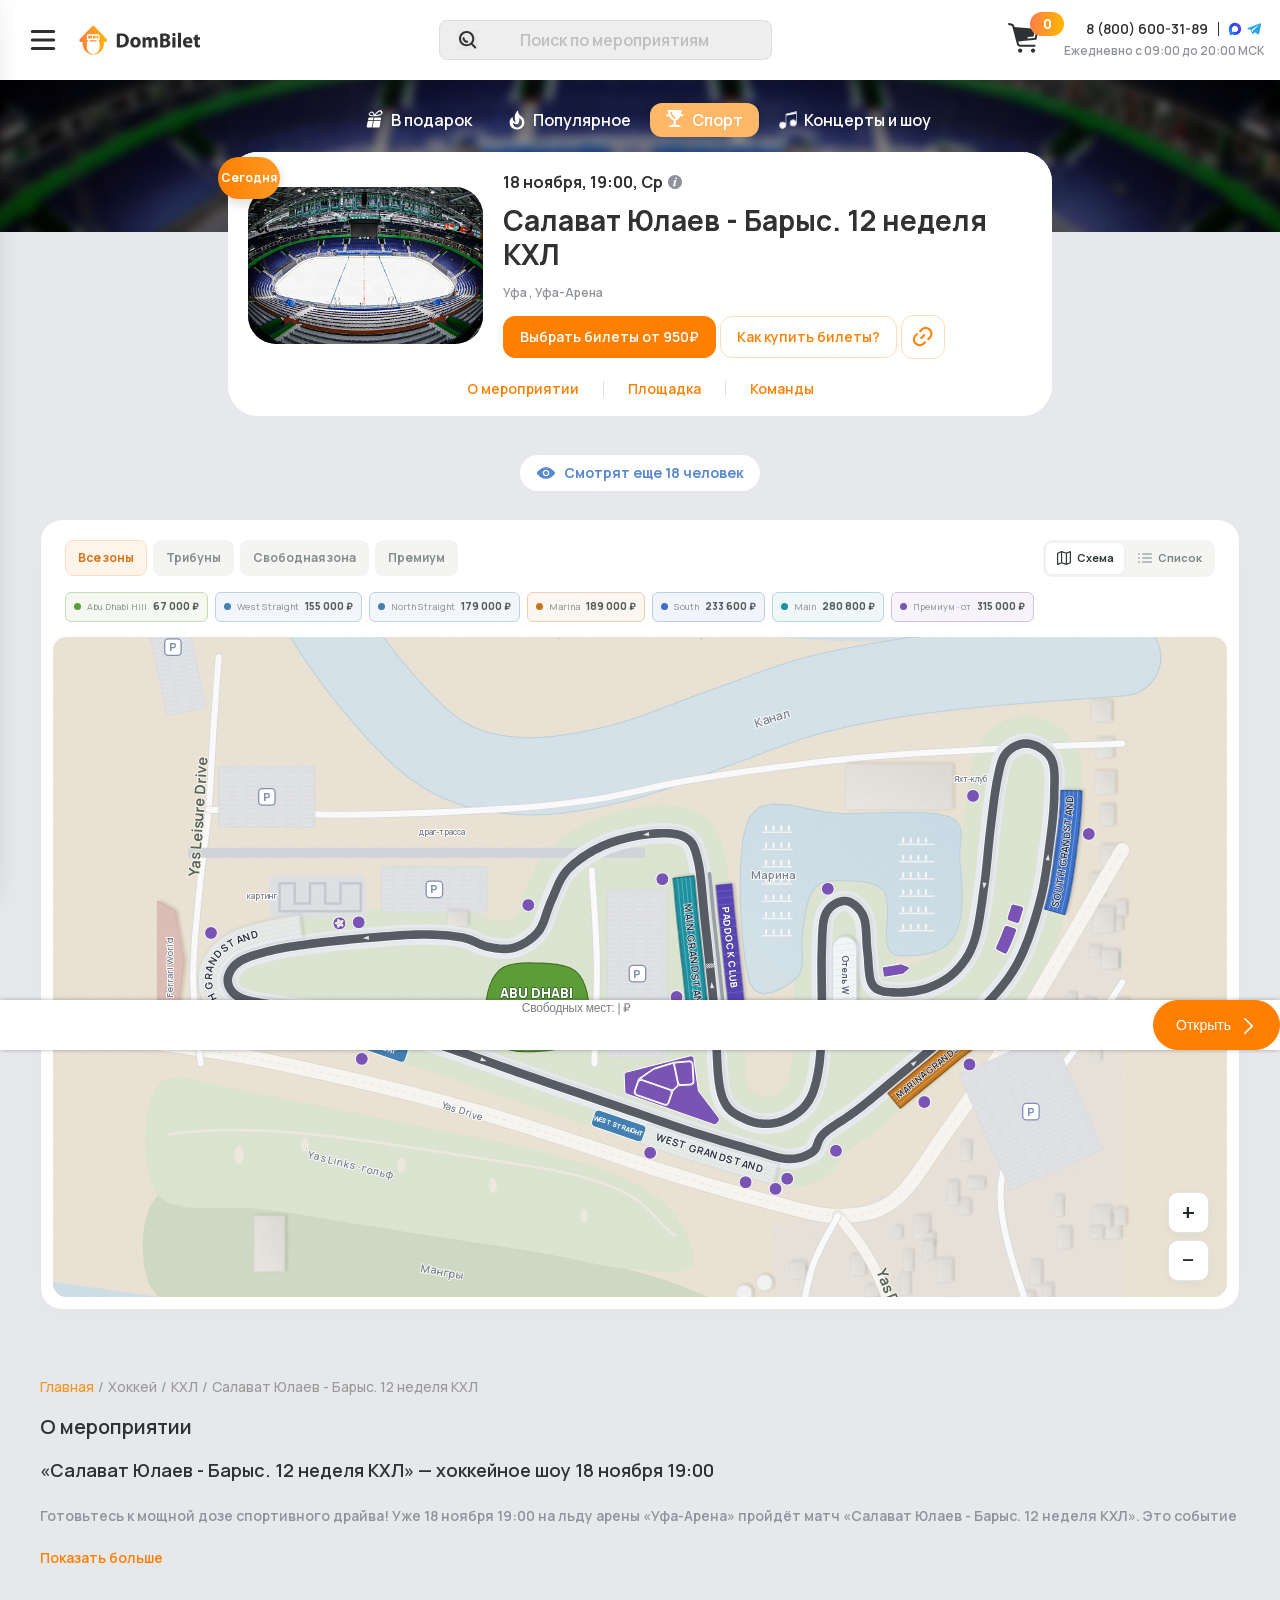
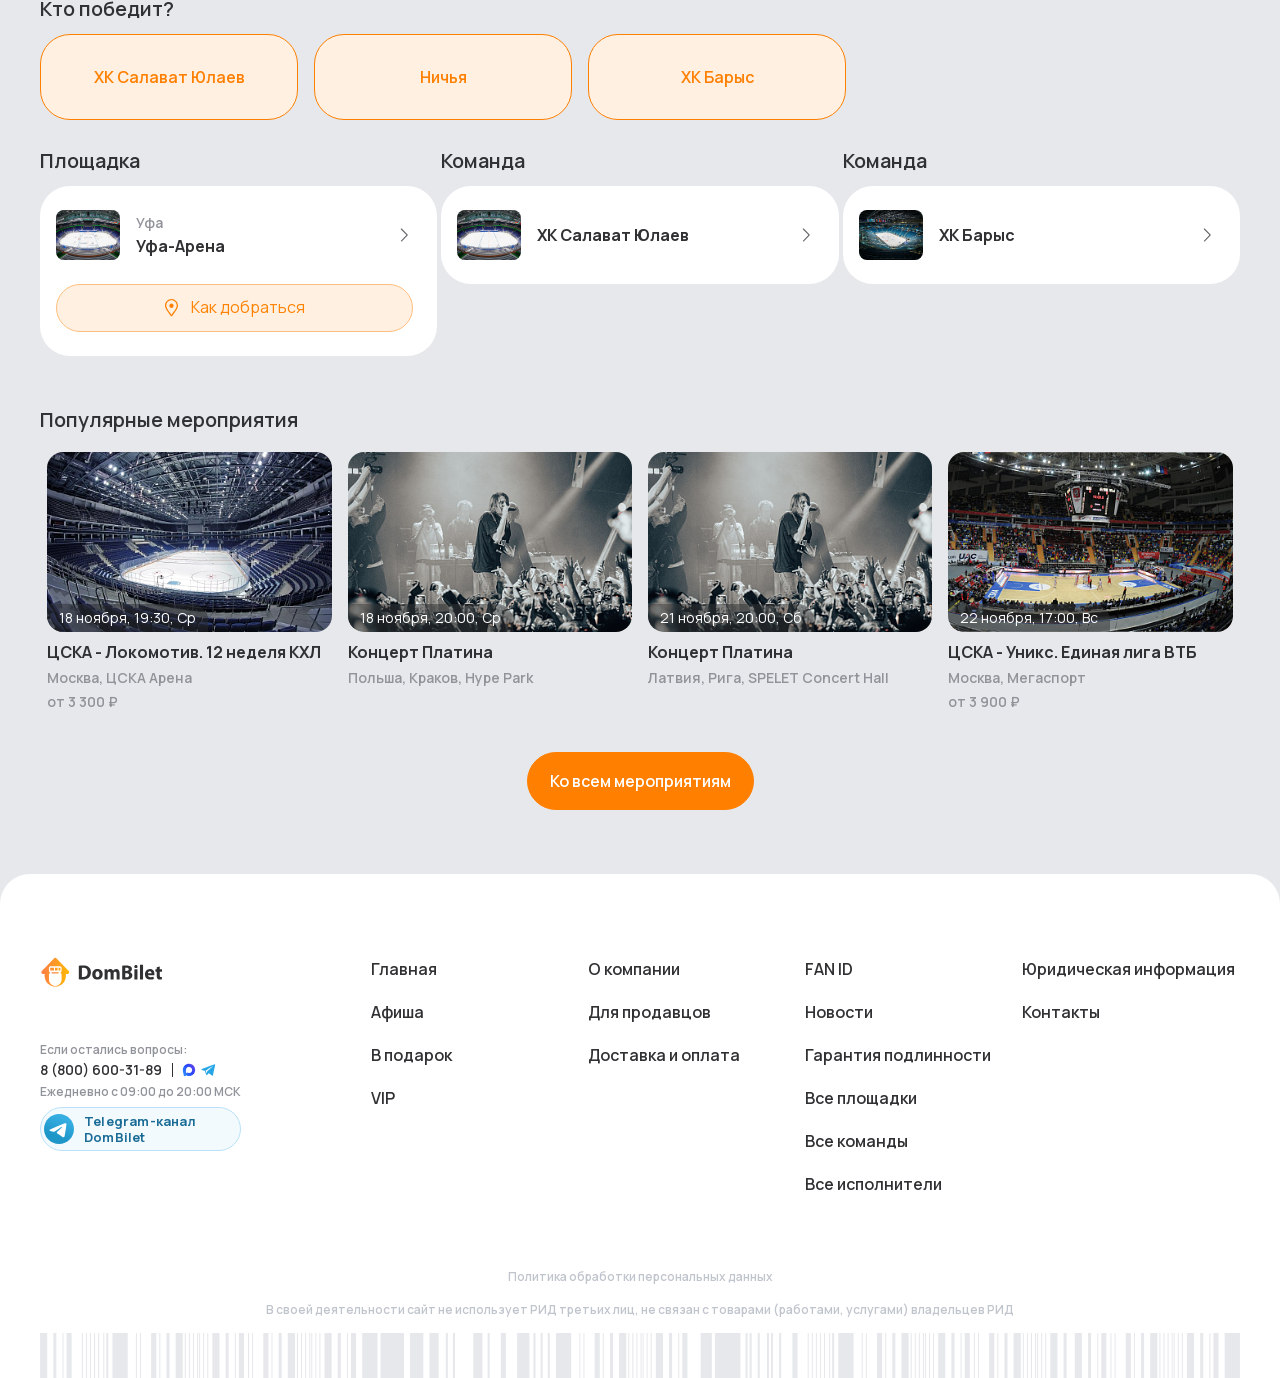
<file: site/index.html>
<!doctype html>
<html lang="ru"><head><meta charset="utf-8"><meta name="viewport" content="width=device-width, initial-scale=1"><meta http-equiv="refresh" content="0;url=./yas-marina/"><title>DomBilet — схемы площадок</title></head><body><p><a href="./yas-marina/">Yas Marina Circuit</a> · <a href="./krasnodar/">Ozon Арена · Краснодар</a></p><script>location.replace(new URL('./yas-marina/',location.href).href);</script></body></html>
</file>
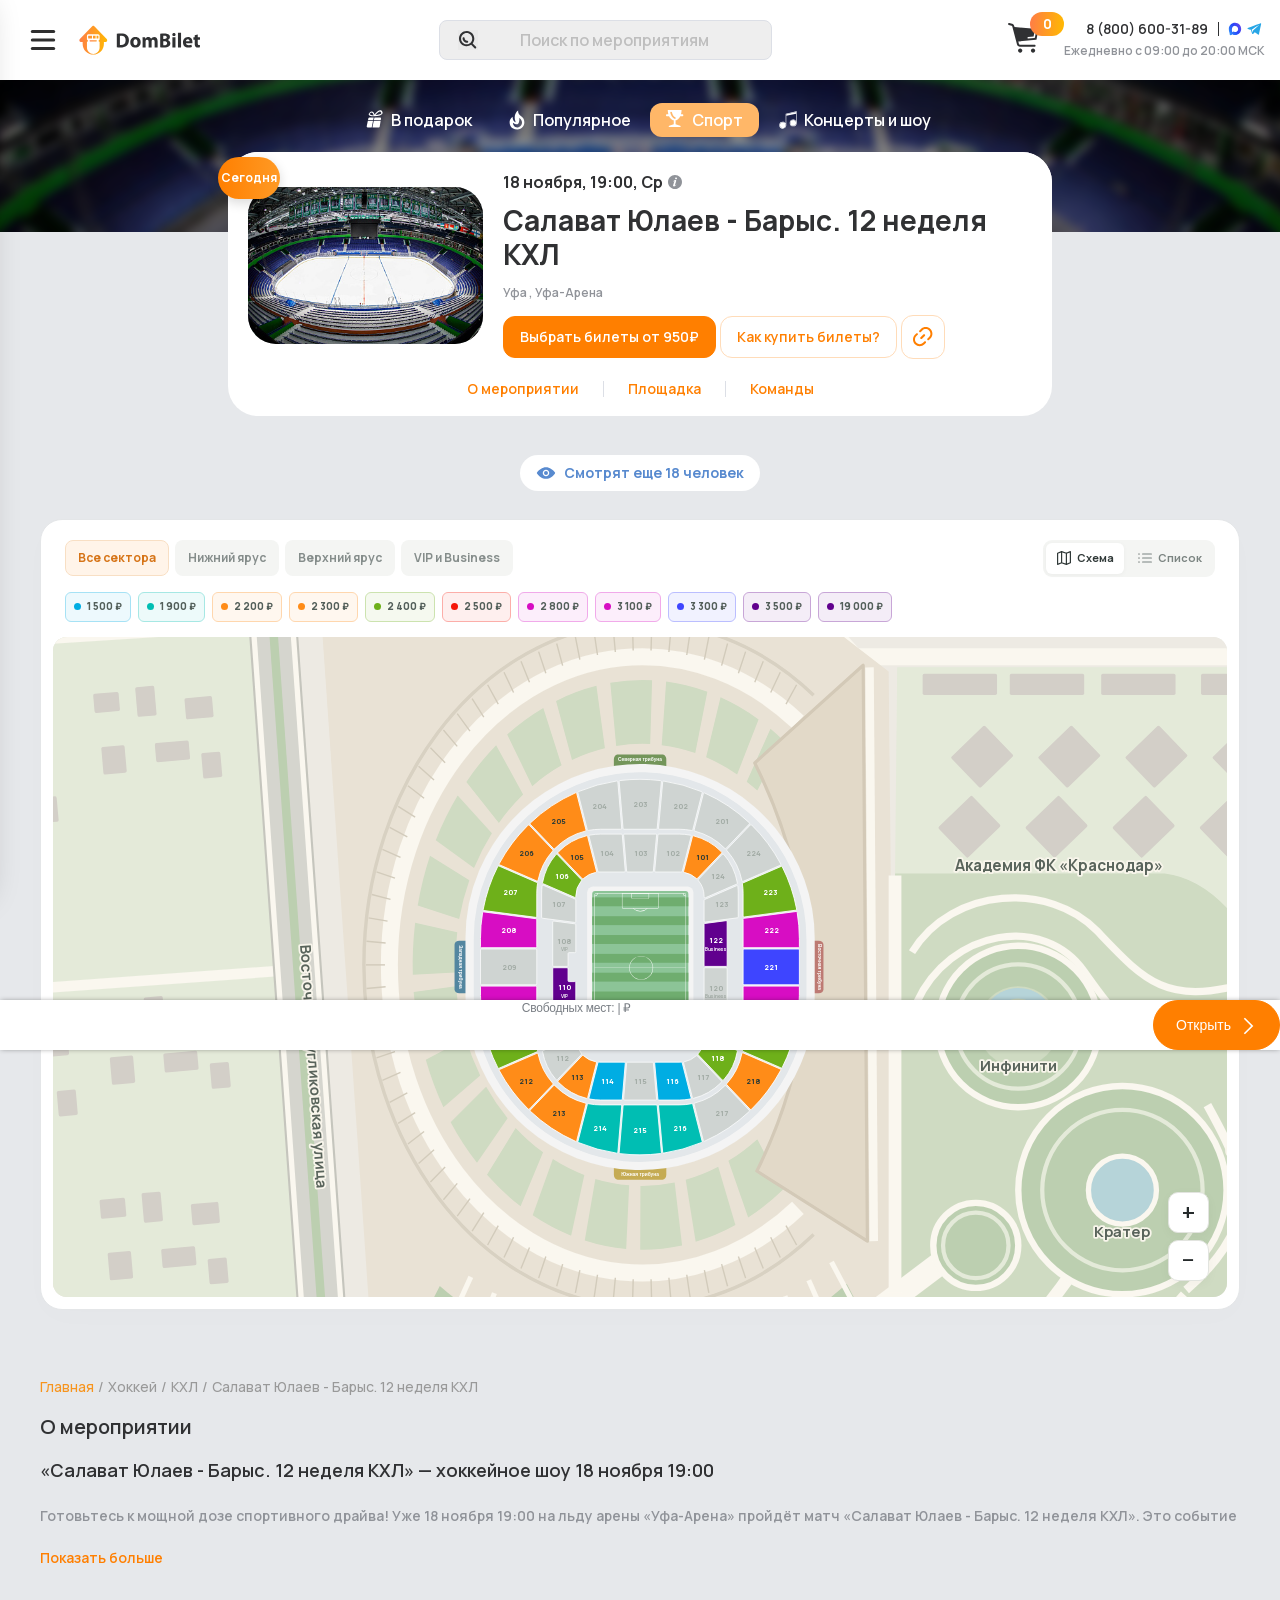
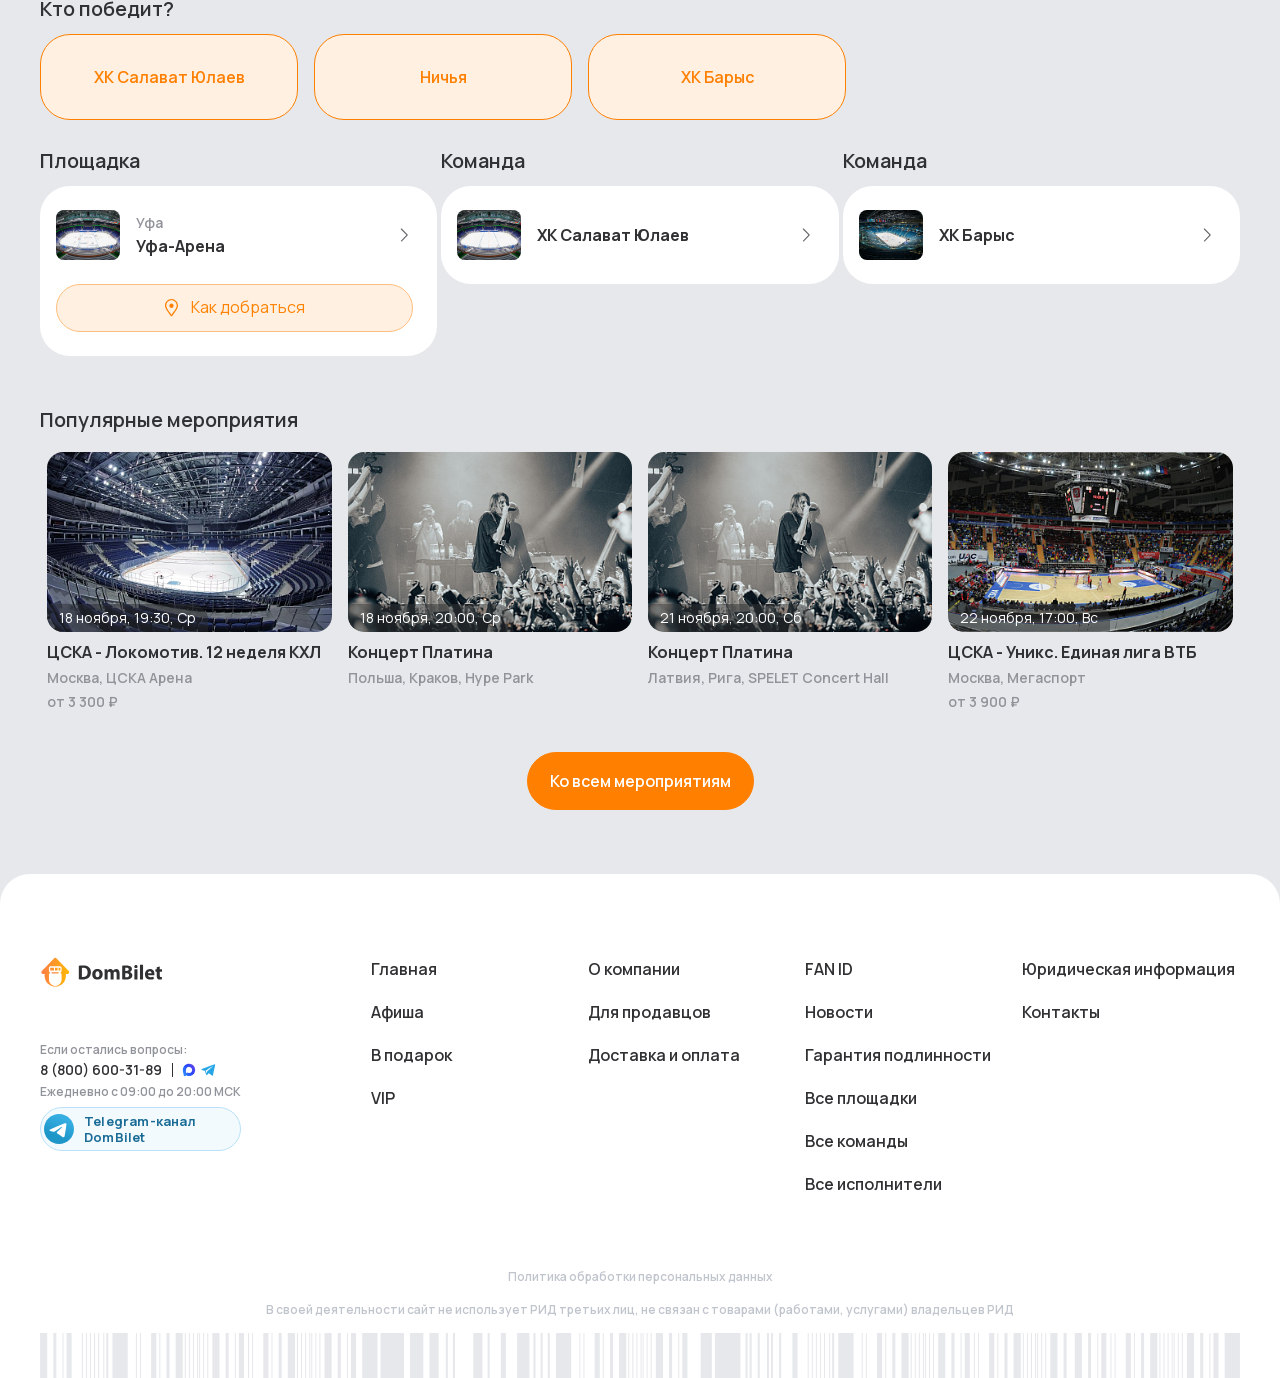
<file: site/krasnodar/index.html>
<!DOCTYPE html>

<html class="webp" lang="ru">
<head>
<meta content="default-src 'self' data: blob:; script-src 'self' 'unsafe-inline' 'unsafe-eval'; style-src 'self' 'unsafe-inline'; img-src 'self' data: blob:; connect-src 'self'; font-src 'self' data:; form-action 'none'; frame-src 'none';" http-equiv="Content-Security-Policy"/><title>Салават Юлаев - Барыс. 12 неделя КХЛ,  Уфа, 18 ноября 19:00 — купить билеты на dombilet.ru</title>
<meta charset="utf-8"/>
<meta content="#FFFFFF" name="theme-color"/>
<meta content="telephone=no" name="format-detection"/>
<meta content="width=device-width, initial-scale=1.0" name="viewport"/>
<meta content="927cb28ad1be126b" name="yandex-verification"/>
<meta content="4dB3O5tws-q_3a4sKENKwFu6H9sQXQCLOlvoJntcr1E" name="google-site-verification"/>
<link href="../assets/3c4cfeed8372-favicon.ico" rel="icon" sizes="any"/>
<link href="../assets/720927003d61-favicon.svg" rel="icon" type="image/svg+xml"/>
<link href="../assets/5d8e3d32ad86-apple-touch-icon.png" rel="apple-touch-icon"/>
<link href="../assets/6e34c2280c79-site.webmanifest" rel="manifest"/>
<link href="../assets/3c4cfeed8372-favicon.ico" rel="shortcut icon"/>
<meta content="text/html; charset=utf-8" http-equiv="Content-Type"/>
<meta content="index, follow" name="robots"/>
<meta content="Keywords" name="keywords"/>
<meta content="Билеты на Салават Юлаев - Барыс. 12 неделя КХЛ, Уфа. Начало 18 ноября 19:00 на площадке Уфа-Арена. Выбирайте лучшие места и покупайте билеты с гарантией подлинности на dombilet.ru быстро, удобно, безопасно." name="description"/>
<link href="https://dombilet.ru/sport/hockey/khl/salavat-yulaev-barys-12-nedelya-kkhl/" rel="canonical"/>
<link href="../assets/f76cd9af6daa-page_17370873069738db4c8d6cca60e03076_v1.css?v=20261118-fonts" rel="stylesheet" type="text/css"/>
<link data-template-style="true" href="../assets/5791c54c05a1-template_c410a1cf20f54727c62c4acd4403682b_v1.css?v=20261118-fonts" rel="stylesheet" type="text/css"/>
<script>if(!window.BX)window.BX={};if(!window.BX.message)window.BX.message=function(mess){if(typeof mess==='object'){for(let i in mess) {BX.message[i]=mess[i];} return true;}};</script>
<script>(window.BX||top.BX).message({"JS_CORE_LOADING":"Загрузка...","JS_CORE_NO_DATA":"- Нет данных -","JS_CORE_WINDOW_CLOSE":"Закрыть","JS_CORE_WINDOW_EXPAND":"Развернуть","JS_CORE_WINDOW_NARROW":"Свернуть в окно","JS_CORE_WINDOW_SAVE":"Сохранить","JS_CORE_WINDOW_CANCEL":"Отменить","JS_CORE_WINDOW_CONTINUE":"Продолжить","JS_CORE_H":"ч","JS_CORE_M":"м","JS_CORE_S":"с","JSADM_AI_HIDE_EXTRA":"Скрыть лишние","JSADM_AI_ALL_NOTIF":"Показать все","JSADM_AUTH_REQ":"Требуется авторизация!","JS_CORE_WINDOW_AUTH":"Войти","JS_CORE_IMAGE_FULL":"Полный размер"});</script>
<script src="../assets/1ee7920799cd-core.min.js"></script>
<script>BX.Runtime.registerExtension({"name":"main.core","namespace":"BX","loaded":true});</script>
<script>BX.setJSList(["\/bitrix\/js\/main\/core\/core_ajax.js","\/bitrix\/js\/main\/core\/core_promise.js","\/bitrix\/js\/main\/polyfill\/promise\/js\/promise.js","\/bitrix\/js\/main\/loadext\/loadext.js","\/bitrix\/js\/main\/loadext\/extension.js","\/bitrix\/js\/main\/polyfill\/promise\/js\/promise.js","\/bitrix\/js\/main\/polyfill\/find\/js\/find.js","\/bitrix\/js\/main\/polyfill\/includes\/js\/includes.js","\/bitrix\/js\/main\/polyfill\/matches\/js\/matches.js","\/bitrix\/js\/ui\/polyfill\/closest\/js\/closest.js","\/bitrix\/js\/main\/polyfill\/fill\/main.polyfill.fill.js","\/bitrix\/js\/main\/polyfill\/find\/js\/find.js","\/bitrix\/js\/main\/polyfill\/matches\/js\/matches.js","\/bitrix\/js\/main\/polyfill\/core\/dist\/polyfill.bundle.js","\/bitrix\/js\/main\/core\/core.js","\/bitrix\/js\/main\/polyfill\/intersectionobserver\/js\/intersectionobserver.js","\/bitrix\/js\/main\/lazyload\/dist\/lazyload.bundle.js","\/bitrix\/js\/main\/polyfill\/core\/dist\/polyfill.bundle.js","\/bitrix\/js\/main\/parambag\/dist\/parambag.bundle.js"]);
</script>
<script>BX.Runtime.registerExtension({"name":"jquery","namespace":"window","loaded":true});</script>
<script>(window.BX||top.BX).message({"LANGUAGE_ID":"ru","FORMAT_DATE":"DD.MM.YYYY","FORMAT_DATETIME":"DD.MM.YYYY HH:MI:SS","COOKIE_PREFIX":"BITRIX_SM","SERVER_TZ_OFFSET":"10800","UTF_MODE":"Y","SITE_ID":"s1","SITE_DIR":"\/","USER_ID":"","SERVER_TIME":1794953131,"USER_TZ_OFFSET":0,"USER_TZ_AUTO":"Y","bitrix_sessid":"2fbe5c53769d8d0bcac6fee58060490a"});</script>
<script src="../assets/fd24740e4cf0-jquery-1.12.4.min.js"></script><script src="../fixtures.js"></script><script src="../local-preview.js?v=6"></script>
<script>BX.setJSList(["\/local\/templates\/dombilet2.0\/components\/bitrix\/catalog.element\/.default\/script.js","\/local\/components\/tickets\/vote\/templates\/.default\/script.js","\/local\/templates\/dombilet2.0\/components\/bitrix\/catalog.element\/.default\/js\/bootstrap.js","\/local\/templates\/dombilet2.0\/components\/bitrix\/catalog.element\/.default\/js\/leaflet.min.js","\/local\/templates\/dombilet2.0\/components\/bitrix\/catalog.element\/.default\/js\/jquery.fancybox.min.js","\/local\/templates\/dombilet2.0\/components\/bitrix\/catalog.element\/.default\/js\/LSVGLayer.js","\/local\/templates\/dombilet2.0\/components\/bitrix\/catalog.element\/.default\/js\/multiple-select.js","\/local\/templates\/dombilet2.0\/components\/bitrix\/catalog.element\/.default\/js\/csrf.js","\/local\/templates\/dombilet2.0\/components\/bitrix\/catalog.element\/.default\/js\/SmoothWheelZoom.js","\/local\/templates\/dombilet2.0\/components\/bitrix\/catalog.element\/.default\/js\/jquery.sticky-kit.js","\/local\/templates\/dombilet2.0\/components\/bitrix\/catalog.element\/.default\/js\/init_interface.js","\/local\/templates\/dombilet2.0\/components\/bitrix\/catalog.element\/.default\/js\/script_buy.js","\/local\/templates\/dombilet2.0\/assets\/js\/country-data.js","\/local\/templates\/dombilet2.0\/assets\/js\/simple-phone-mask.js","\/bitrix\/components\/bitrix\/search.title\/script.js","\/local\/templates\/dombilet2.0\/components\/bitrix\/search.title\/top-menu\/script.js","\/local\/templates\/dombilet2.0\/components\/bitrix\/search.title\/popup-search\/script.js","\/local\/components\/tickets\/top.button\/templates\/.default\/script.js"]);</script>
<script>BX.setCSSList(["\/local\/templates\/dombilet2.0\/components\/bitrix\/catalog.element\/.default\/style.css","\/local\/components\/tickets\/vote\/templates\/.default\/style.css","\/local\/templates\/dombilet2.0\/components\/bitrix\/catalog.element\/.default\/css\/bootstrap.css","\/local\/templates\/dombilet2.0\/components\/bitrix\/catalog.element\/.default\/css\/leaflet.css","\/local\/templates\/dombilet2.0\/components\/bitrix\/catalog.element\/.default\/css\/jquery.fancybox.min.css","\/local\/templates\/dombilet2.0\/assets\/css\/simple-phone-mask.css","\/local\/templates\/dombilet2.0\/components\/bitrix\/breadcrumb\/dombilet.sections\/style.css","\/local\/templates\/dombilet2.0\/assets\/css\/style.min.css","\/local\/templates\/dombilet2.0\/components\/bitrix\/search.title\/top-menu\/style.css","\/local\/templates\/dombilet2.0\/components\/bitrix\/search.title\/popup-search\/style.css","\/local\/components\/tickets\/group.tickets.popup\/templates\/orange\/style.css","\/local\/components\/tickets\/top.button\/templates\/.default\/style.css"]);</script>
<script src="../assets/39234f7bb2ab-template_602bebb4aa63c55a0d07e5e7d545b775_v1.js"></script>
<script src="../assets/441320418728-page_9b06301712d794bcfd93d928ab07b9fc_v1.js"></script>
<!-- Подключение метатегов и стилей -->
<style>
@media (max-width: 760px) {
  .scheme > .container:has(> #dombilet-scheme-host) { padding-right: 0; }
}
</style>
</head>
<body class="">
<div hidden="" id="sm-menu-content">
<a href="https://dombilet.ru/">
<img alt="Картинка" class="sm-logo" loading="lazy" src="../assets/a990c247d8c1-logo.svg"/>
</a>
<ul class="sm-menu-points">
<li><a href="https://dombilet.ru/afisha/">Афиша</a></li>
<li><a href="https://dombilet.ru/sertificat/">В подарок</a></li>
<li><a href="https://dombilet.ru/vip/">VIP</a></li>
<li><a href="https://dombilet.ru/team/">Все команды</a></li>
<li><a href="https://dombilet.ru/stadium/">Все площадки</a></li>
<li><a href="https://dombilet.ru/artist/">Все исполнители</a></li>
<li><a href="https://dombilet.ru/about-company/">О компании</a></li>
<li><a href="https://dombilet.ru/authenticity-guarantee/">Гарантия подлинности</a></li>
<li><a href="https://dombilet.ru/delivery-and-payment/">Доставка и оплата</a></li>
<li><a href="https://dombilet.ru/for-sellers/">Для продавцов</a></li>
<li><a href="https://dombilet.ru/fan-id/">FAN ID</a></li>
<li><a href="https://dombilet.ru/news/">Новости</a></li>
<li><a href="https://dombilet.ru/legal/offer/">Оферта</a></li>
<li><a href="https://dombilet.ru/contacts/">Контакты</a></li>
</ul>
<div class="contacts-info_wrapper sm-contacts-info">
<div class="contacts-info__text sm-first-text">Если остались вопросы:</div>
<div class="contacts-info__row">
<a class="contacts-info__phone" href="tel:88006003189">8 (800) 600-31-89</a>
<a class="contacts-info__whatsapp" href="https://max.ru/u/f9LHodD0cOLI2wngvTqgyMmjynvBsDkiEKffX438UYBsqbY5XTEf1xtTW04" target="_blank">
<img alt="Max" src="../assets/a9525af520ec-max.svg"/>
</a>
<a class="contacts-info__telegram" href="https://t.me/+79283333755?text=%D0%97%D0%B4%D1%80%D0%B0%D0%B2%D1%81%D1%82%D0%B2%D1%83%D0%B9%D1%82%D0%B5%21%0A%D0%9F%D0%B8%D1%88%D1%83%20%D0%B2%D0%B0%D0%BC%20%D1%81%20%D1%81%D0%B0%D0%B9%D1%82%D0%B0%20dombilet.ru%0A%D0%BF%D0%BE%20%D1%81%D0%BB%D0%B5%D0%B4%D1%83%D1%8E%D1%89%D0%B5%D0%BC%D1%83%20%D0%B2%D0%BE%D0%BF%D1%80%D0%BE%D1%81%D1%83%3A%0A" target="_blank">
<img alt="Telegram" src="../assets/641e4399e596-tg.svg"/>
</a>
</div>
<div class="contacts-info__text">Ежедневно с 09:00 до 20:00 МСК</div>
<a class="tg-button mobile_place" href="https://t.me/s/DomBilet_Concierge/" rel="noopener noreferrer" target="_blank">
<span class="tg-icon">
<svg fill="none" height="48" viewbox="0 0 48 48" width="48" xmlns="http://www.w3.org/2000/svg">
<path d="M24 48C37.2548 48 48 37.2548 48 24C48 10.7452 37.2548 0 24 0C10.7452 0 0 10.7452 0 24C0 37.2548 10.7452 48 24 48Z" fill="url(#paint0_linear_burger)"></path>
<path d="M8.93822 25.174C11.7438 23.6286 14.8756 22.3388 17.8018 21.0424C22.836 18.919 27.8902 16.8324 32.9954 14.8898C33.9887 14.5588 35.7734 14.2351 35.9484 15.7071C35.8526 17.7907 35.4584 19.8621 35.188 21.9335C34.5017 26.4887 33.7085 31.0283 32.935 35.5685C32.6685 37.0808 30.774 37.8637 29.5618 36.8959C26.6486 34.9281 23.713 32.9795 20.837 30.9661C19.8949 30.0088 20.7685 28.6341 21.6099 27.9505C24.0093 25.5859 26.5539 23.5769 28.8279 21.0901C29.4413 19.6088 27.6289 20.8572 27.0311 21.2397C23.7463 23.5033 20.5419 25.9051 17.0787 27.8945C15.3097 28.8683 13.2479 28.0361 11.4797 27.4927C9.89428 26.8363 7.57106 26.175 8.93806 25.1741L8.93822 25.174Z" fill="white"></path>
<defs>
<lineargradient gradientunits="userSpaceOnUse" id="paint0_linear_burger" x1="18.0028" x2="6.0028" y1="2.0016" y2="30">
<stop stop-color="#37AEE2"></stop>
<stop offset="1" stop-color="#1E96C8"></stop>
</lineargradient>
</defs>
</svg>
</span>
<span class="tg-text">Telegram-канал DomBilet</span>
</a>
</div>
</div>
<script type="application/ld+json">
{
    "@context": "https://schema.org",
    "@type": "SiteNavigationElement",
    "@id": "https://dombilet.ru/#nav-main",
    "name": "Главное меню",
    "hasPart": [
        {
            "@type": "SiteNavigationElement",
            "position": 1,
            "name": "Афиша",
            "url": "https://dombilet.ru/afisha/"
        },
        {
            "@type": "SiteNavigationElement",
            "position": 2,
            "name": "В подарок",
            "url": "https://dombilet.ru/sertificat/"
        },
        {
            "@type": "SiteNavigationElement",
            "position": 3,
            "name": "VIP",
            "url": "https://dombilet.ru/vip/"
        },
        {
            "@type": "SiteNavigationElement",
            "position": 4,
            "name": "Все команды",
            "url": "https://dombilet.ru/team/"
        },
        {
            "@type": "SiteNavigationElement",
            "position": 5,
            "name": "Все площадки",
            "url": "https://dombilet.ru/stadium/"
        },
        {
            "@type": "SiteNavigationElement",
            "position": 6,
            "name": "Все исполнители",
            "url": "https://dombilet.ru/artist/"
        },
        {
            "@type": "SiteNavigationElement",
            "position": 7,
            "name": "О компании",
            "url": "https://dombilet.ru/about-company/"
        },
        {
            "@type": "SiteNavigationElement",
            "position": 8,
            "name": "Гарантия подлинности",
            "url": "https://dombilet.ru/authenticity-guarantee/"
        },
        {
            "@type": "SiteNavigationElement",
            "position": 9,
            "name": "Доставка и оплата",
            "url": "https://dombilet.ru/delivery-and-payment/"
        },
        {
            "@type": "SiteNavigationElement",
            "position": 10,
            "name": "Для продавцов",
            "url": "https://dombilet.ru/for-sellers/"
        },
        {
            "@type": "SiteNavigationElement",
            "position": 11,
            "name": "FAN ID",
            "url": "https://dombilet.ru/fan-id/"
        },
        {
            "@type": "SiteNavigationElement",
            "position": 12,
            "name": "Новости",
            "url": "https://dombilet.ru/news/"
        },
        {
            "@type": "SiteNavigationElement",
            "position": 13,
            "name": "Оферта",
            "url": "https://dombilet.ru/legal/offer/"
        },
        {
            "@type": "SiteNavigationElement",
            "position": 14,
            "name": "Контакты",
            "url": "https://dombilet.ru/contacts/"
        }
    ]
}
</script>
<div class="wrapper">
<header class="header">
<div class="header__top top-header js-top-header" data-scroll="10" data-scroll-show="">
<div class="top-header__wrapper js-header-wrapper">
<!-- Панель администрирования -->
<div class="top-header__container event_page" data-lp="">
<div class="top-header__body">
<div class="logo-menu-wrapper">
<svg class="sm-trigger" fill="none" height="56" viewbox="0 0 56 56" width="56" xmlns="http://www.w3.org/2000/svg">
<rect fill="#2F2F2F" height="3.04348" rx="1.52174" width="24.3478" x="15.8242" y="17.9551"></rect>
<rect fill="#2F2F2F" height="3.04348" rx="1.52174" width="24.3478" x="15.8242" y="26.4785"></rect>
<rect fill="#2F2F2F" height="3.04348" rx="1.52174" width="24.3478" x="15.8242" y="35.002"></rect>
</svg>
<svg class="search-icon-to-heder hidden-desktop" data-popup="#popup-search" fill="none" height="25" viewbox="0 0 25 25" width="25" xmlns="http://www.w3.org/2000/svg">
<path d="M11.7666 0.334488C17.3849 0.619263 21.8523 5.2656 21.8525 10.9546L21.8389 11.5015C21.7232 13.7826 20.8889 15.8745 19.5576 17.5542L24.1914 22.188C24.7547 22.7513 24.7547 23.6648 24.1914 24.228C23.6282 24.791 22.7155 24.791 22.1523 24.228L17.4746 19.5513C15.7191 20.8308 13.5584 21.5874 11.2197 21.5874L10.6719 21.5737C5.23487 21.2979 0.875199 16.9385 0.599609 11.5015L0.585938 10.9546C0.586167 5.08209 5.34715 0.320816 11.2197 0.320816L11.7666 0.334488ZM11.2197 3.20558C6.94028 3.20558 3.47093 6.67521 3.4707 10.9546C3.47087 15.2341 6.94024 18.7036 11.2197 18.7036C15.4991 18.7035 18.9686 15.234 18.9688 10.9546C18.9685 6.67531 15.499 3.20574 11.2197 3.20558ZM6.99902 8.95753C7.79555 8.95753 8.44134 9.60341 8.44141 10.3999C8.44141 12.3459 10.0188 13.9233 11.9648 13.9234C12.7613 13.9234 13.4071 14.5693 13.4072 15.3657C13.4072 16.1623 12.7614 16.8081 11.9648 16.8081C8.42572 16.808 5.55664 13.9391 5.55664 10.3999C5.55671 9.60341 6.2025 8.95753 6.99902 8.95753Z" fill="#303133"></path>
</svg>
<a class="top-header__logo logo hidden-mobile" href="https://dombilet.ru/">
<img alt="Картинка" loading="lazy" src="../assets/a990c247d8c1-logo.svg"/>
</a>
</div>
<div class="top-header__menu menu">
<a class="top-header__logo logo hidden-desktop" href="https://dombilet.ru/">
<img alt="Картинка" loading="lazy" src="../assets/a990c247d8c1-logo.svg"/>
</a>
<div class="interface-box__main_top-menu main-interface-box hidden-mobile">
<div class="main-interface-box__search search-form" id="title-search-topmenu">
<form action="" class="search-form__item">
<button class="search-form__btn" type="submit">
<svg fill="none" height="18" viewbox="0 0 18 18" width="18" xmlns="http://www.w3.org/2000/svg">
<path d="M8.0498 0.00976562C12.0952 0.21467 15.3125 3.55993 15.3125 7.65625L15.3027 8.0498C15.2195 9.69229 14.6179 11.1977 13.6592 12.4072L16.9961 15.7441C17.4014 16.1497 17.4015 16.8074 16.9961 17.2129C16.5906 17.6182 15.9329 17.6181 15.5273 17.2129L12.1602 13.8457C10.8961 14.767 9.34006 15.3125 7.65625 15.3125L7.26172 15.3027C3.34721 15.1041 0.208241 11.9644 0.00976562 8.0498L0 7.65625C0 3.42794 3.42795 6.72675e-05 7.65625 0L8.0498 0.00976562ZM7.65625 2.07715C4.57501 2.07722 2.07715 4.57499 2.07715 7.65625C2.07744 10.7373 4.57518 13.2353 7.65625 13.2354C10.7373 13.2353 13.2351 10.7373 13.2354 7.65625C13.2354 4.57499 10.7375 2.07722 7.65625 2.07715ZM4.61719 6.21875C5.19071 6.21875 5.65527 6.68331 5.65527 7.25684C5.65554 8.65768 6.79152 9.79378 8.19238 9.79395C8.76581 9.79395 9.23128 10.2586 9.23145 10.832C9.23118 11.4053 8.76575 11.8711 8.19238 11.8711C5.64446 11.8709 3.57937 9.80473 3.5791 7.25684C3.5791 6.68331 4.04366 6.21875 4.61719 6.21875Z" fill="#303133"></path>
</svg>
</button>
<input autocomplete="off" class="search-form__input" data-error="Ошибка" data-placeholder="Поиск по мероприятиям" data-value="Поиск по мероприятиям" id="title-search-input-topmenu" name="q" placeholder="Поиск по мероприятиям" type="text"/>
<button class="search-form__btn search-form__btn_reset search-form__btn_reset-hidden" id="searchClose" style="background-color: transparent;" type="reset">
<svg fill="none" height="18" viewbox="0 0 13 13" width="18" xmlns="http://www.w3.org/2000/svg">
<path d="M5.50987 6.125L4.26562 4.89431C4.18367 4.80302 4.14269 4.69817 4.14269 4.57975C4.14269 4.46133 4.186 4.35881 4.27262 4.27219C4.35925 4.18556 4.46177 4.14225 4.58019 4.14225C4.6986 4.14225 4.80346 4.18323 4.89475 4.26519L6.12544 5.50944L7.35612 4.26519C7.48387 4.14677 7.62738 4.11031 7.78662 4.15581C7.94588 4.20131 8.0484 4.30383 8.09419 4.46338C8.13998 4.62292 8.10352 4.76642 7.98481 4.89388L6.74056 6.12456L7.98481 7.35525C8.10323 7.483 8.13969 7.6265 8.09419 7.78575C8.04869 7.945 7.94617 8.04752 7.78662 8.09331C7.62708 8.1391 7.48358 8.10265 7.35612 7.98394L6.12544 6.73969L4.89475 7.98394C4.80346 8.0659 4.6986 8.10688 4.58019 8.10688C4.46177 8.10688 4.35925 8.06356 4.27262 7.97694C4.186 7.89031 4.14269 7.78779 4.14269 7.66938C4.14269 7.55096 4.18367 7.4461 4.26562 7.35481L5.50987 6.125ZM6.125 11.375C7.61075 11.3385 8.848 10.8258 9.83675 9.83675C10.8255 8.84771 11.3383 7.61046 11.375 6.125C11.3385 4.63925 10.8258 3.402 9.83675 2.41325C8.84771 1.4245 7.61046 0.91175 6.125 0.875C4.63925 0.911458 3.402 1.42421 2.41325 2.41325C1.4245 3.40229 0.91175 4.63954 0.875 6.125C0.911458 7.61075 1.42421 8.848 2.41325 9.83675C3.40229 10.8255 4.63954 11.3383 6.125 11.375ZM6.125 12.25C4.39308 12.2045 2.95065 11.6053 1.79769 10.4523C0.644729 9.29935 0.0455 7.85692 0 6.125C0.0455 4.39308 0.644729 2.95065 1.79769 1.79769C2.95065 0.644729 4.39308 0.0455 6.125 0C7.85692 0.0455 9.29935 0.644729 10.4523 1.79769C11.6053 2.95065 12.2045 4.39308 12.25 6.125C12.2045 7.85692 11.6053 9.29935 10.4523 10.4523C9.29935 11.6053 7.85692 12.2045 6.125 12.25Z" fill="#C1C5C9"></path>
</svg>
</button>
</form>
<div class="search-form__menu menu-search"></div>
</div>
</div>
<script>
	BX.ready(function(){
		new JCTitleSearchNewTopMenu({
			'AJAX_PAGE' : '/sport/hockey/khl/salavat-yulaev-barys-12-nedelya-kkhl/',
			'CONTAINER_ID': 'title-search-topmenu',
			'INPUT_ID': 'title-search-input-topmenu',
			'MIN_QUERY_LEN': 2
		});
	});
</script>
</div>
<div class="top-header__contacts contacts-info">
<a class="cart-info-link" href="https://dombilet.ru/cart/">
<span class="cart-sticker cart-count-products">0</span>
<svg fill="none" height="30" viewbox="0 0 31 30" width="31" xmlns="http://www.w3.org/2000/svg">
<path clip-rule="evenodd" d="M12.1818 25.3829C13.3729 25.3831 14.339 26.3489 14.339 27.5402C14.3386 28.731 13.3727 29.6962 12.1818 29.6964C10.9909 29.6963 10.0249 28.731 10.0246 27.5402C10.0246 26.3489 10.9906 25.3831 12.1818 25.3829ZM25.0382 25.3829C26.2291 25.3833 27.1943 26.3483 27.1945 27.5392C27.1944 28.7301 26.2292 29.696 25.0382 29.6964C23.8471 29.6963 22.8811 28.7303 22.881 27.5392C22.8812 26.3481 23.8472 25.3831 25.0382 25.3829ZM0.0333429 0.744267C0.174796 0.210804 0.722517 -0.107481 1.256 0.0333297L4.09877 0.787236C5.14338 1.06436 5.958 1.8823 6.23159 2.92786L6.51967 4.02845L29.547 6.04602C29.7523 6.06392 29.9406 6.16688 30.0665 6.3302C30.1919 6.49358 30.2432 6.70236 30.2081 6.9054L28.5861 16.2316C28.5289 16.558 28.2607 16.8063 27.9308 16.838L10.3107 18.5197L10.9406 20.9259C11.0558 21.3654 11.454 21.6717 11.9083 21.672H26.5812C27.1332 21.6722 27.581 22.12 27.5812 22.672C27.5811 23.224 27.1332 23.6718 26.5812 23.672H11.9083C10.5443 23.6717 9.35136 22.7514 9.006 21.4318L4.29701 3.43372C4.2058 3.08525 3.93425 2.81222 3.58608 2.71985L0.74428 1.96692C0.211133 1.82518 -0.107567 1.27761 0.0333429 0.744267ZM27.3888 8.0802C26.9822 8.00271 26.5897 8.26938 26.5119 8.67591L25.5939 13.4825L20.1603 14.1017C19.749 14.1486 19.4537 14.5205 19.5001 14.9318C19.547 15.3433 19.9187 15.6388 20.3302 15.5919L26.3126 14.9113L26.8615 14.8488L26.965 14.3068L27.9855 8.95716C28.0628 8.55043 27.7955 8.15779 27.3888 8.0802Z" fill="#303133" fill-rule="evenodd"></path>
</svg>
</a>
<div class="contacts-info_wrapper hidden-mobile">
<div class="contacts-info__text">Если остались вопросы:</div>
<div class="contacts-info__row">
<a class="contacts-info__phone" href="tel:88006003189">8 (800) 600-31-89</a>
<a class="contacts-info__whatsapp" href="https://max.ru/u/f9LHodD0cOLI2wngvTqgyMmjynvBsDkiEKffX438UYBsqbY5XTEf1xtTW04" target="_blank">
<img alt="Max" src="../assets/a9525af520ec-max.svg"/>
</a>
<a class="contacts-info__telegram" href="https://t.me/+79283333755?text=%D0%97%D0%B4%D1%80%D0%B0%D0%B2%D1%81%D1%82%D0%B2%D1%83%D0%B9%D1%82%D0%B5%21%0A%D0%9F%D0%B8%D1%88%D1%83%20%D0%B2%D0%B0%D0%BC%20%D1%81%20%D1%81%D0%B0%D0%B9%D1%82%D0%B0%20dombilet.ru%0A%D0%BF%D0%BE%20%D1%81%D0%BB%D0%B5%D0%B4%D1%83%D1%8E%D1%89%D0%B5%D0%BC%D1%83%20%D0%B2%D0%BE%D0%BF%D1%80%D0%BE%D1%81%D1%83%3A%0A" target="_blank">
<img alt="Telegram" src="../assets/641e4399e596-tg.svg"/>
</a>
</div>
<div class="contacts-info__text">Ежедневно с 09:00 до 20:00 МСК</div>
</div>
</div>
</div>
</div>
</div>
</div>
<div class="header__body body-header event_page" style="background-image: url(../assets/f3dfbfe6ab80-zxmy34wfqvzfbhjkre1frn9cy9cjg8rr.jpeg)">
<div class="body-header__container">
<div class="body-header__content">
<div class="mobile-menu__icon-wrapper">
<svg class="sm-trigger icon-menu" fill="none" height="56" viewbox="0 0 56 56" width="56" xmlns="http://www.w3.org/2000/svg">
<rect fill="#fff" height="3.04348" rx="1.52174" width="24.3478" x="15.8242" y="17.9551"></rect>
<rect fill="#fff" height="3.04348" rx="1.52174" width="24.3478" x="15.8242" y="26.4785"></rect>
<rect fill="#fff" height="3.04348" rx="1.52174" width="24.3478" x="15.8242" y="35.002"></rect>
</svg>
<svg class="search-icon-mob" data-popup="#popup-search" fill="none" height="25" viewbox="0 0 25 25" width="25" xmlns="http://www.w3.org/2000/svg">
<path d="M10.8662 0.0136719C16.3269 0.290332 20.6689 4.80555 20.6689 10.335L20.6562 10.8662C20.5494 12.9747 19.8082 14.9145 18.623 16.5039L24.0986 21.9785C24.6841 22.5642 24.684 23.5139 24.0986 24.0996C23.5128 24.6854 22.5623 24.6854 21.9766 24.0996L16.501 18.624C14.7793 19.9066 12.6469 20.6689 10.335 20.6689L9.80273 20.6562C4.51831 20.3883 0.281406 16.1507 0.0136719 10.8662L0 10.335C0 4.62728 4.62728 0 10.335 0L10.8662 0.0136719ZM10.335 3C6.28413 3 3 6.28413 3 10.335C3.00016 14.3857 6.28423 17.6689 10.335 17.6689C14.3856 17.6688 17.6688 14.3856 17.6689 10.335C17.6689 6.28423 14.3857 3.00016 10.335 3Z" fill="white"></path>
</svg>
</div>
<div class="body-header__logo-wrapper">
<a class="body-header__logo logo" href="https://dombilet.ru/">
<svg fill="none" height="56" viewbox="0 0 170 56" width="170" xmlns="http://www.w3.org/2000/svg">
<path d="M22.0878 32.2351V30.2927H20.4443C20.0646 30.2948 19.6927 30.1846 19.375 29.976C19.0573 29.7673 18.8078 29.4694 18.6576 29.1194C18.5075 28.7694 18.4633 28.3827 18.5307 28.0077C18.598 27.6326 18.7738 27.2858 19.0363 27.0104L32.2949 13.1331C32.4771 12.9428 32.6957 12.7914 32.9377 12.688C33.1796 12.5846 33.4399 12.5312 33.7029 12.5312C33.9658 12.5312 34.2261 12.5846 34.4681 12.688C34.71 12.7914 34.9286 12.9428 35.1109 13.1331L48.3695 27.0104C48.6319 27.2858 48.8077 27.6326 48.8751 28.0077C48.9424 28.3827 48.8983 28.7694 48.7481 29.1194C48.598 29.4694 48.3485 29.7673 48.0308 29.976C47.713 30.1846 47.3411 30.2948 46.9615 30.2927H45.3156V32.2355C45.3156 35.327 44.0921 38.2918 41.9142 40.4778C39.7362 42.6638 36.7823 43.8918 33.7023 43.8918C30.6222 43.8918 27.6683 42.6638 25.4904 40.4778C23.3125 38.2918 22.0889 35.327 22.0889 32.2355L22.0878 32.2351ZM26.7898 23.5662V27.7948C27.0832 27.7948 27.3645 27.9118 27.5719 28.12C27.7794 28.3282 27.8959 28.6105 27.8959 28.905C27.8959 29.1994 27.7794 29.4818 27.5719 29.69C27.3645 29.8982 27.0832 30.0152 26.7898 30.0152V36.1035C26.7898 39.9935 29.9612 43.2703 33.8361 43.1966C35.6462 43.1614 37.3703 42.4148 38.6379 41.1174C39.9056 39.8199 40.6155 38.0751 40.6151 36.258V30.0144C40.3218 30.0144 40.0404 29.8974 39.833 29.6892C39.6256 29.481 39.509 29.1986 39.509 28.9042C39.509 28.6098 39.6256 28.3274 39.833 28.1192C40.0404 27.911 40.3218 27.794 40.6151 27.794V23.5662C40.6151 23.3378 40.5703 23.1117 40.4832 22.9007C40.3961 22.6897 40.2684 22.4981 40.1075 22.3367C39.9466 22.1752 39.7555 22.0472 39.5453 21.9599C39.335 21.8727 39.1097 21.8278 38.8822 21.828H28.5216C28.0623 21.828 27.6218 22.0111 27.297 22.3371C26.9723 22.663 26.7898 23.1052 26.7898 23.5662ZM37.2969 27.3793V22.9381H39.0384C39.1005 22.9381 39.1619 22.9504 39.2193 22.9743C39.2766 22.9981 39.3287 23.033 39.3726 23.0771C39.4165 23.1211 39.4513 23.1734 39.475 23.231C39.4988 23.2885 39.511 23.3502 39.511 23.4125V26.9045C39.511 27.0303 39.4612 27.151 39.3726 27.2399C39.284 27.3289 39.1638 27.3789 39.0384 27.3789L37.2969 27.3793ZM34.841 27.3793V22.9381H36.2236V27.3785L34.841 27.3793ZM33.9396 27.3793V22.9381H34.9929V27.3785L33.9396 27.3793ZM33.3865 27.3793V22.9381H34.0279V27.3785L33.3865 27.3793ZM30.9369 27.3793V22.9381H32.3206V27.3785L30.9369 27.3793ZM29.9549 27.3793V22.9381H31.4023V27.3785L29.9549 27.3793ZM28.3677 27.3793C28.3056 27.3793 28.2442 27.367 28.1869 27.3432C28.1295 27.3193 28.0774 27.2844 28.0335 27.2403C27.9897 27.1963 27.9548 27.144 27.9311 27.0864C27.9073 27.0289 27.8951 26.9672 27.8951 26.9049V23.4125C27.8951 23.3502 27.9073 23.2885 27.9311 23.231C27.9548 23.1734 27.9897 23.1211 28.0335 23.0771C28.0774 23.033 28.1295 22.9981 28.1869 22.9743C28.2442 22.9504 28.3056 22.9381 28.3677 22.9381H30.1073V27.3785L28.3677 27.3793Z" fill="white"></path>
<rect fill="white" height="1.01562" rx="0.507812" width="10.3594" x="28.4062" y="28.3867"></rect>
<path d="M68.0859 33.6006L69.4883 33.6846L69.3418 39.6729H66.9336L66.7666 36.1133H58.4951L58.3281 39.6729H55.8984L55.7734 33.6846L56.9668 33.6006C57.5322 32.6164 57.9925 31.5688 58.3066 30.459C58.6835 29.0352 58.8516 27.4855 58.8516 25.7686V22H68.0859V33.6006ZM76.0127 25.6221C79.1326 25.6221 81.2264 27.779 81.2266 30.8779C81.2266 34.6261 78.5673 36.3438 75.8242 36.3438C72.8299 36.3437 70.5264 34.3748 70.5264 31.0664C70.5265 27.7372 72.7043 25.6221 76.0127 25.6221ZM132.238 36.1133H129.056V28.3027H126.836V30.1875C126.836 32.6791 126.542 34.4166 125.391 35.3379C124.742 36.0288 123.842 36.3437 122.418 36.3438L122.062 33.873C122.543 33.7893 122.962 33.6002 123.213 33.3281C123.799 32.7209 123.884 31.7578 123.884 30.041V25.874H132.238V36.1133ZM139.355 25.6436C142.664 25.6436 143.92 28.2192 143.92 30.7529C143.92 31.2971 143.857 31.7785 143.815 32.0088H137.22C137.303 33.328 138.623 33.9561 140.109 33.9561C141.198 33.9561 142.078 33.8098 142.937 33.5166L143.355 35.6738C142.308 36.1136 141.03 36.3223 139.648 36.3223C136.173 36.3222 134.184 34.3121 134.184 31.1084C134.184 28.512 135.796 25.6436 139.355 25.6436ZM107.652 24.5967H101.454V27.0254C101.936 26.9626 102.627 26.9209 103.171 26.9209C104.595 26.9209 106.082 27.2766 107.149 28.0723C108.134 28.7842 108.783 29.8944 108.783 31.4648C108.783 32.8258 108.259 33.8937 107.442 34.6475C106.081 35.8408 103.862 36.2598 101.705 36.2598C100.135 36.2598 99.0039 36.1545 98.292 36.0498V22H107.652V24.5967ZM88.665 29.7471C88.8326 30.3543 89.1256 31.4019 89.335 32.3232H89.3975C89.5859 31.6324 89.9207 30.5016 90.2139 29.5176L91.3447 25.874H95.3652L95.9932 36.1133H93.041L92.874 32.0088C92.8531 31.1294 92.7895 29.6431 92.7686 28.4287H92.7061C92.3083 29.7894 92.2451 30.1244 91.7217 31.7783L90.3613 35.9453H88.0361L86.8223 31.8838C86.5501 30.9206 86.2147 29.4544 85.9844 28.4912H85.9004C85.8585 29.7683 85.8378 31.2127 85.7959 32.0713L85.6289 36.1133H82.7803L83.4932 25.874H87.5547L88.665 29.7471ZM113.777 29.0146C113.777 30.6479 113.694 31.7996 113.61 33.1816L113.694 33.2021C114.176 32.0298 114.447 31.2336 114.866 30.2705L116.855 25.874H120.751V36.1133H117.735V32.9932C117.735 31.4018 117.819 30.7317 117.924 28.5752H117.84C117.442 29.6848 117.191 30.3552 116.772 31.3184C116.123 32.7422 115.349 34.522 114.637 36.1133H110.763V25.874H113.777V29.0146ZM153.753 28.3232H150.779V36.1133H147.597V28.3232H144.623V25.874H153.753V28.3232ZM75.9082 27.9053C74.4006 27.9053 73.8145 29.4758 73.8145 30.9834C73.8146 32.7421 74.5473 34.0605 75.9082 34.0605C77.1645 34.0604 77.9395 32.8254 77.9395 30.9619C77.9394 29.4544 77.3529 27.9054 75.9082 27.9053ZM102.563 29.2871C102.208 29.2871 101.831 29.3283 101.454 29.3701V33.7891C101.81 33.8519 102.229 33.873 102.669 33.873C103.444 33.873 104.218 33.6207 104.741 33.1602C105.16 32.7624 105.433 32.1976 105.433 31.5068C105.433 30.7949 105.139 30.271 104.679 29.915C104.113 29.4753 103.317 29.2871 102.563 29.2871ZM61.8037 26.4805C61.8037 28.1138 61.5946 29.706 61.1758 31.1299C60.9245 31.9883 60.5678 32.8466 60.2119 33.5166H64.9023V24.5967H61.8037V26.4805ZM139.167 27.7578C137.827 27.7579 137.283 28.9935 137.199 29.8311H140.968C140.968 29.0563 140.633 27.7578 139.167 27.7578Z" fill="white"></path>
</svg>
</a>
</div>
<ul class="body-header__menu menu-body-header">
<li class="menu-body-header__item">
<a class="menu-body-header__link" href="https://dombilet.ru/sertificat/">
<svg>
<use xlink:href="../assets/d8a3f0e0c56e-icons.svg#present-w"></use>
</svg>
										В подарок				</a>
</li>
<li class="menu-body-header__item">
<a class="menu-body-header__link" href="https://dombilet.ru/afisha/filter/popular-is-true/apply/">
<svg>
<use xlink:href="../assets/8ba162301015-icons.svg#fire-w"></use>
</svg>
										Популярное				</a>
</li>
<li class="menu-body-header__item">
<a class="menu-body-header__link menu-body-header__select" href="https://dombilet.ru/sport/">
<svg>
<use xlink:href="../assets/035d0a5a3832-icons.svg#cubok-w"></use>
</svg>
										Спорт				</a>
</li>
<li class="menu-body-header__item">
<a class="menu-body-header__link" href="https://dombilet.ru/koncerty-i-shou/">
<svg>
<use xlink:href="../assets/9138bd223fa8-icons.svg#note-w"></use>
</svg>
										Концерты и шоу				</a>
</li>
</ul>
<script type="application/ld+json">
{
    "@context": "https://schema.org",
    "@type": "SiteNavigationElement",
    "@id": "https://dombilet.ru/#nav-categories",
    "name": "Категории афиши",
    "hasPart": [
        {
            "@type": "SiteNavigationElement",
            "position": 1,
            "name": "В подарок",
            "url": "https://dombilet.ru/sertificat/"
        },
        {
            "@type": "SiteNavigationElement",
            "position": 2,
            "name": "Популярное",
            "url": "https://dombilet.ru/afisha/filter/popular-is-true/apply/"
        },
        {
            "@type": "SiteNavigationElement",
            "position": 3,
            "name": "Спорт",
            "url": "https://dombilet.ru/sport/"
        },
        {
            "@type": "SiteNavigationElement",
            "position": 4,
            "name": "Концерты и шоу",
            "url": "https://dombilet.ru/koncerty-i-shou/"
        }
    ]
}
</script>
<a class="cart-info-link body-header__cart" href="https://dombilet.ru/cart/">
<span class="cart-sticker cart-count-products" id="mobile-cart__count-products">0</span>
<svg fill="none" height="30" viewbox="0 0 31 30" width="31" xmlns="http://www.w3.org/2000/svg">
<path clip-rule="evenodd" d="M12.1818 25.3829C13.3729 25.3831 14.339 26.3489 14.339 27.5402C14.3386 28.731 13.3727 29.6962 12.1818 29.6964C10.9909 29.6963 10.0249 28.731 10.0246 27.5402C10.0246 26.3489 10.9906 25.3831 12.1818 25.3829ZM25.0382 25.3829C26.2291 25.3833 27.1943 26.3483 27.1945 27.5392C27.1944 28.7301 26.2292 29.696 25.0382 29.6964C23.8471 29.6963 22.8811 28.7303 22.881 27.5392C22.8812 26.3481 23.8472 25.3831 25.0382 25.3829ZM0.0333429 0.744267C0.174796 0.210804 0.722517 -0.107481 1.256 0.0333297L4.09877 0.787236C5.14338 1.06436 5.958 1.8823 6.23159 2.92786L6.51967 4.02845L29.547 6.04602C29.7523 6.06392 29.9406 6.16688 30.0665 6.3302C30.1919 6.49358 30.2432 6.70236 30.2081 6.9054L28.5861 16.2316C28.5289 16.558 28.2607 16.8063 27.9308 16.838L10.3107 18.5197L10.9406 20.9259C11.0558 21.3654 11.454 21.6717 11.9083 21.672H26.5812C27.1332 21.6722 27.581 22.12 27.5812 22.672C27.5811 23.224 27.1332 23.6718 26.5812 23.672H11.9083C10.5443 23.6717 9.35136 22.7514 9.006 21.4318L4.29701 3.43372C4.2058 3.08525 3.93425 2.81222 3.58608 2.71985L0.74428 1.96692C0.211133 1.82518 -0.107567 1.27761 0.0333429 0.744267ZM27.3888 8.0802C26.9822 8.00271 26.5897 8.26938 26.5119 8.67591L25.5939 13.4825L20.1603 14.1017C19.749 14.1486 19.4537 14.5205 19.5001 14.9318C19.547 15.3433 19.9187 15.6388 20.3302 15.5919L26.3126 14.9113L26.8615 14.8488L26.965 14.3068L27.9855 8.95716C28.0628 8.55043 27.7955 8.15779 27.3888 8.0802Z" fill="#fff" fill-rule="evenodd"></path>
</svg>
</a>
</div>
</div>
</div>
</header>
<main class="page page_events">
<section class="page__obzor-card card-obzor">
<div class="card-obzor__container">
<div class="card-obzor__box card-obzor__box_artist obzor-box new_obzor-box">
<div class="obzor-box__inner">
<div class="obzor-box__img-ibg">
<div class="obzor-box__badge">
<span>Сегодня</span>
</div>
<img alt="Картинка" loading="lazy" src="../assets/f3dfbfe6ab80-zxmy34wfqvzfbhjkre1frn9cy9cjg8rr.jpeg"/>
</div> <!-- obzor-box__img-ibg -->
<div class="obzor-box__descp">
<div class="obzor-box__date-inner">
<div class="obzor-box__date-sticker sticker-date_new">
                                18 ноября, 19:00, Ср                            </div>
<span abbr="" class="obzor-box__tooltip tooltip" data-tippy="По местному времени
Время по Мск 17:00">
<svg fill="none" height="16" viewbox="0 0 16 16" width="16" xmlns="http://www.w3.org/2000/svg">
<path d="M7.99976 1C9.97909 1.052 11.6274 1.73702 12.9451 3.05469C14.2627 4.37235 14.9478 6.02067 14.9998 8C14.9478 9.97933 14.2627 11.6276 12.9451 12.9453C11.6274 14.263 9.97909 14.948 7.99976 15C6.02042 14.948 4.37211 14.263 3.05444 12.9453C1.73678 11.6276 1.05176 9.97933 0.999756 8C1.05176 6.02067 1.73678 4.37235 3.05444 3.05469C4.37211 1.73702 6.02042 1.052 7.99976 1ZM8.34351 5.92188C7.97892 5.93227 7.58041 6.0859 7.14819 6.38281C6.71596 6.67975 6.33833 7.05743 6.01538 7.51562V7.75098C6.00509 7.85514 6.00506 7.95432 6.01538 8.04785L6.84351 7.09473C6.92679 7.00112 7.01271 6.9283 7.10132 6.87598C7.18991 6.82369 7.26027 6.8072 7.31226 6.82812C7.41649 6.88008 7.45281 6.96362 7.42163 7.07812L6.06226 11.3906C5.98926 11.651 6.02563 11.8836 6.17163 12.0869C6.31766 12.2901 6.57305 12.4283 6.93726 12.501C7.45817 12.4906 7.89579 12.3394 8.24976 12.0479C8.60368 11.7562 8.93185 11.381 9.23413 10.9229V10.9219C9.23414 10.8592 9.23943 10.7758 9.24976 10.6719C9.26008 10.5679 9.26009 10.469 9.24976 10.375L8.42163 11.3281C8.33837 11.4217 8.25241 11.4946 8.16382 11.5469C8.07515 11.5992 7.99959 11.6147 7.93726 11.5938C7.84365 11.5521 7.80193 11.4793 7.81226 11.375L9.18726 7.04688C9.23922 6.75526 9.19228 6.50518 9.04663 6.29688C8.90096 6.08863 8.66643 5.96353 8.34351 5.92188ZM9.05444 3.51562C8.78892 3.51569 8.56731 3.59654 8.39038 3.75781C8.21351 3.91909 8.12579 4.13542 8.12573 4.40625C8.12573 4.67707 8.21362 4.89339 8.39038 5.05469C8.56724 5.21589 8.78624 5.29577 9.04663 5.2959C9.31763 5.2959 9.54151 5.21602 9.71851 5.05469C9.89549 4.89336 9.98413 4.67724 9.98413 4.40625C9.98408 4.13537 9.89545 3.9191 9.71851 3.75781C9.54154 3.59662 9.31999 3.51562 9.05444 3.51562Z" fill="#909399"></path>
</svg>
</span>
</div> <!-- obzor-box__date-inner -->
<div class="obzor-box__title">
<h1>Салават Юлаев - Барыс. 12 неделя КХЛ</h1>
</div>
<div class="obzor-box__location">
                                                                                    Уфа                            , Уфа-Арена                        </div>
<div class="obzor-box__buttons">
<button class="obzor-box__btn btn" data-popup="#popup-select-tickets" data-scroll-to="true" type="button">
                                        Выбрать билеты
                                                                                    от <span class="rub" id="min-price">950</span>
</button>
<button class="obzor-box__btn btn-default btn_with_border" data-popup="#popup-how-buy" type="button">
                                        Как купить билеты?
                                    </button>
<div class="icon-btn-eventpage__wrapper">
<div class="btn_with_border icon-btn-eventpage" data-copy-link="true" title="Скопировать ссылку">
<svg fill="none" height="20" viewbox="0 0 20 20" width="20" xmlns="http://www.w3.org/2000/svg">
<path clip-rule="evenodd" d="M3.23565 6.4395C3.62619 6.0492 4.25926 6.04905 4.64971 6.4395C5.04016 6.82995 5.04001 7.46302 4.64971 7.85357L3.38213 9.12114C1.53909 10.9647 1.53909 13.9534 3.38213 15.7969C5.22566 17.6405 8.21516 17.6411 10.0589 15.7979L11.3265 14.5303C11.717 14.1401 12.3501 14.14 12.7405 14.5303C13.1308 14.9208 13.1308 15.5539 12.7405 15.9444L11.473 17.212C8.84817 19.8362 4.59265 19.8356 1.96807 17.211C-0.656022 14.5864 -0.656024 10.3317 1.96807 7.70708L3.23565 6.4395ZM7.9417 1.96782C10.5665 -0.65643 14.822 -0.655778 17.4466 1.9688C20.0707 4.59342 20.0707 8.84809 17.4466 11.4727L15.9388 12.9805C15.5482 13.3709 14.9152 13.371 14.5247 12.9805C14.1342 12.59 14.1343 11.957 14.5247 11.5665L16.0325 10.0586C17.8756 8.21507 17.8756 5.22643 16.0325 3.38286C14.189 1.53933 11.1995 1.53868 9.35576 3.38189L7.84795 4.8897C7.45747 5.28002 6.82438 5.28001 6.43389 4.8897C6.04358 4.49921 6.04357 3.86612 6.43389 3.47564L7.9417 1.96782ZM10.2991 7.4815C10.7214 7.05943 11.4062 7.05929 11.8284 7.4815C12.2506 7.90371 12.2505 8.58851 11.8284 9.01079L9.06084 11.7784C8.63858 12.2006 7.95383 12.2006 7.53155 11.7784C7.10927 11.3561 7.10927 10.6714 7.53155 10.2491L10.2991 7.4815Z" fill="#FF7F00" fill-rule="evenodd"></path>
</svg>
</div>
<!-- 
                                    <div class="btn_with_border icon-btn-eventpage" title="Добавить в избранное" data-favorites-heart="123">
                                        <svg width="20" height="17" viewBox="0 0 20 17" fill="none" xmlns="http://www.w3.org/2000/svg">
                                            <path d="M4.91113 0.950195C5.96344 0.950249 6.95494 1.37288 7.70801 2.1543V2.15527L8.77832 3.2627C9.19101 3.69015 9.87617 3.69091 10.2891 3.26367L11.3193 2.19727L11.3203 2.19629C12.0723 1.41608 13.0633 0.995117 14.1172 0.995117C15.1038 0.995208 16.037 1.36726 16.7705 2.05566L16.915 2.19727C18.4649 3.80406 18.4645 6.43502 16.915 8.04199L9.53027 15.668L2.10938 7.99414C0.562239 6.38649 0.563797 3.75527 2.11328 2.15234L2.11426 2.15137C2.86623 1.37107 3.85717 0.950195 4.91113 0.950195Z" stroke="#FF7F00" stroke-width="1.9"/>
                                        </svg>
                                    </div> -->
</div>
</div>
</div> <!-- obzor-box__descp -->
</div> <!-- obzor-box__inner -->
<div class="eventpage_header_menu-wrapper">
<nav class="eventpage_header_menu">
<a class="eventpage_header_menu-item" data-scroll="aboutEventText" href="#aboutEventText">О мероприятии</a>
<span></span>
<a class="eventpage_header_menu-item" data-scroll="teamArtist" href="#teamArtist">Площадка</a>
<span></span><a class="eventpage_header_menu-item" data-scroll="teamArtist" href="#teamArtist">Команды</a> <!-- <span></span>
                        <a href="#" class="eventpage_header_menu-item">Отзывы</a>
                        <span></span>
                        <a href="#" class="eventpage_header_menu-item">Вам может понравиться</a> -->
</nav>
</div>
</div>
</div>
</section>
<section class="page__events events">
<div class="events__container">
<div class="events__wrapper theme-orange">
<!--Блок со схемой стадиона-->
<div class="events__stickers stickers-events">
<div class="stickers-events__inner">
<div class="stickers-events__item sticker-events _blue">
<svg fill="none" height="20" viewbox="0 0 22 20" width="22" xmlns="http://www.w3.org/2000/svg">
<path clip-rule="evenodd" d="M0.967789 9.99963C0.959811 10.1498 0.999862 10.3041 1.09066 10.4386C3.2453 13.5967 6.89331 16.3969 11.0015 16.3969C15.1097 16.3969 18.758 13.5966 20.9124 10.4386C21.0032 10.3041 21.0432 10.1498 21.0353 9.99963C21.0432 9.84884 21.0032 9.69438 20.9124 9.56067C18.7578 6.4017 15.1097 3.60156 11.0015 3.60156C6.89331 3.60156 3.24505 6.40166 1.09066 9.56067C0.99986 9.69438 0.959811 9.84885 0.967789 9.99963ZM11.0016 6.46106C9.02855 6.46106 7.4273 8.06231 7.4273 10.0354C7.4273 12.0084 9.02855 13.6097 11.0016 13.6097C12.9747 13.6097 14.5759 12.0084 14.5759 10.0354C14.5759 8.06231 12.9747 6.46106 11.0016 6.46106ZM11.0016 7.89079C12.1854 7.89079 13.1462 8.85156 13.1462 10.0354C13.1462 11.2192 12.1854 12.18 11.0016 12.18C9.8178 12.18 8.85702 11.2192 8.85702 10.0354C8.85702 8.85156 9.8178 7.89079 11.0016 7.89079Z" fill="#588ACF" fill-rule="evenodd"></path>
</svg>                                    Смотрят еще 18 человек                                </div>
</div>
</div>
<div class="events__body-wrapper">
<input name="stadium_id" type="hidden" value="87"/>
<div class="match" data-id="51175">
<div class="window-map-m">
<div class="window-map__big">
<div class="window-map__sec"><span></span></div>
<div class="window-map__line">
<div class="window-map__info">Свободных мест - <span class="window-map__count"></span></div>
<div class="window-map__price"><span class="window-map__price-span"></span> ₽</div>
</div>
<div class="window-map__source">Источник: <span class="window-map__source-span"></span></div>
<div class="window-map__vip-text"></div>
</div>
<div class="window-map__sector">
<div class="window-map__sec">Сектор: <span></span></div>
<div class="window-map__line">
<div class="window-map__info">Ряд: <span class="window-map__row"></span></div>
<div class="window-map__info"><span class="window-map__seat-label">Место</span>: <span class="window-map__seat"></span></div>
</div>
<div class="window-map__price">Цена: <span class="window-map__price-span"></span> ₽
                                </div>
<div class="window-map__source">Источник: <span class="window-map__source-span"></span></div>
</div>
</div>
</div>
<div class="scheme"><div class="container"><div data-venue="krasnodar" id="dombilet-scheme-host"></div></div></div>
<div class="section__breadcrumbs"><ul>
<li>
<a href="https://dombilet.ru/" title="Главная">
<span>Главная</span>
</a>
</li>
<li>
<a href="https://dombilet.ru/sport/hockey/" title="Хоккей">
<span>Хоккей</span>
</a>
</li>
<li>
<a href="https://dombilet.ru/sport/hockey/khl/" title="КХЛ">
<span>КХЛ</span>
</a>
</li>
<li class="active">
<a href="" title="Салават Юлаев - Барыс. 12 неделя КХЛ">
<span>Салават Юлаев - Барыс. 12 неделя КХЛ</span>
</a>
</li></ul></div><script type="application/ld+json">
{
    "@context": "https://schema.org",
    "@type": "BreadcrumbList",
    "itemListElement": [
        {
            "@type": "ListItem",
            "position": 1,
            "name": "Главная",
            "item": "https://dombilet.ru/"
        },
        {
            "@type": "ListItem",
            "position": 2,
            "name": "Хоккей",
            "item": "https://dombilet.ru/sport/hockey/"
        },
        {
            "@type": "ListItem",
            "position": 3,
            "name": "КХЛ",
            "item": "https://dombilet.ru/sport/hockey/khl/"
        },
        {
            "@type": "ListItem",
            "position": 4,
            "name": "Салават Юлаев - Барыс. 12 неделя КХЛ"
        }
    ]
}
</script>
<div class="events__descp descp-events" data-showmore="">
<div class="descp-events__body" data-showmore-content="100">
<div class="descp-events__title" id="aboutEventText">О мероприятии</div>
<div class="descp-events__text">
<h2>«Салават Юлаев - Барыс. 12 неделя КХЛ» — хоккейное шоу 18 ноября 19:00</h2>
<p>Готовьтесь к мощной дозе спортивного драйва! Уже 18 ноября 19:00 на льду арены «Уфа-Арена» пройдёт матч «Салават Юлаев - Барыс. 12 неделя КХЛ». Это событие станет настоящим украшением игрового дня и подарит зрителям шквал эмоций и напряжённых моментов.</p>
<p>Настоящие хоккейные фанаты знают: ни трансляция по ТВ, ни просмотр в баре не заменят живой атмосферы ледовой арены. Чтобы прочувствовать дух настоящего хоккея, стоит быть на трибуне и видеть всё своими глазами. Мы поможем вам оказаться в центре событий!</p>
<p>Приобретайте билеты на матч «Салават Юлаев - Барыс. 12 неделя КХЛ» на сайте https://dombilet.ru/. Базовая стоимость — всего 950₽.</p>
<p>Сделайте выбор в пользу живых впечатлений — приходите на матч «Салават Юлаев - Барыс. 12 неделя КХЛ» и переживите незабываемые моменты большого хоккея!</p>
</div>
<div class="descp-events__text" style="display:block;">
    Теги:
            <a href="https://dombilet.ru/stadium/1506" target="_blank">
            Уфа-Арена - афиша и билеты        </a>, 
                <a href="https://dombilet.ru/sport/hockey/" target="_blank">
            Билеты на хоккейные матчи        </a>, 
    </div>
</div>
<button class="descp-events__more" data-showmore-button="" hidden="" type="button">
<span>Показать больше</span>
<span>Скрыть</span>
</button>
</div>
<div class="events__will-win will-win">
<div class="will-win__title">Кто победит?</div>
<div class="will-win__inner">
<button class="vote will-win__btn btn btn_light" data-event="51175" data-type="A" type="button">
                ХК Салават Юлаев                <span class="progress">
<span class="progress__bar" style="width: 0%;"></span>
</span>
</button>
<button class="vote will-win__btn btn btn_light" data-event="51175" data-type="B" type="button">
                Ничья
                <span class="progress">
<span class="progress__bar" style="width: 0%;"></span>
</span>
</button>
<button class="vote will-win__btn btn btn_light" data-event="51175" data-type="C" type="button">
                ХК Барыс                <span class="progress">
<span class="progress__bar" style="width: 0%;"></span>
</span>
</button>
</div>
</div>
<div class="events__obzor obzor-events" id="teamArtist">
<div class="obzor-events__inner">
<div class="obzor-events__item item-obzor-events">
<div class="item-obzor-events__label">Площадка</div>
<a class="item-obzor-events__card card-obzor-events" href="https://dombilet.ru/stadium/ufa-arena/">
<div class="card-obzor-events__inner">
<div class="card-obzor-events__body">
<div class="card-obzor-events__img">
<img alt="Картинка" loading="lazy" src="../assets/f4c168f7c2fc-b2hyp427qqeue176ypdu4qahltmjbt26.jpeg"/>
</div>
<div class="card-obzor-events__descp">
<div class="card-obzor-events__location">Уфа</div>
<div class="card-obzor-events__title">Уфа-Арена</div>
</div>
</div>
<div class="card-obzor-events__icon">
<svg>
<use xlink:href="../assets/1b23451dcc17-icons.svg#arrow-right"></use>
</svg>
</div>
</div>
<button class="light__btn location_icon" data-popup="#popup-location" type="button">
<svg fill="none" height="18" viewbox="0 0 13 18" width="13" xmlns="http://www.w3.org/2000/svg">
<path d="M6.49299 0C10.0891 0 12.986 2.98208 12.986 6.68397C12.986 6.99246 12.936 7.30095 12.8861 7.66085V7.71227C12.2867 10.4887 9.19008 14.1392 7.19224 16.9156C6.99246 17.1726 6.79267 17.2755 6.49299 17.2755C6.19332 17.2755 5.94359 17.1726 5.79375 16.9156C3.7959 14.1392 0.699246 10.4887 0.0998922 7.71227L0.0499461 7.66085C0 7.30095 0 6.99246 0 6.68397C0 2.98208 2.89687 0 6.49299 0ZM6.49299 1.33679C3.59612 1.33679 1.2986 3.70189 1.2986 6.68397C1.2986 6.94104 1.2986 7.19812 1.34854 7.45519C1.89795 9.92312 4.79483 13.3165 6.49299 15.6302C8.09127 13.4193 11.088 9.92312 11.6374 7.45519C11.6874 7.19812 11.6874 6.94104 11.6874 6.68397C11.6874 3.70189 9.38987 1.33679 6.49299 1.33679Z" fill="#FF7F00"></path>
<path d="M6.49143 8.89436C7.67757 8.89436 8.63912 7.90452 8.63912 6.68351C8.63912 5.46249 7.67757 4.47266 6.49143 4.47266C5.3053 4.47266 4.34375 5.46249 4.34375 6.68351C4.34375 7.90452 5.3053 8.89436 6.49143 8.89436Z" fill="#FF7F00"></path>
</svg>
                                            Как добраться
                                        </button>
</a>
</div>
<div class="obzor-events__item item-obzor-events">
<div class="item-obzor-events__label">Команда</div>
<a class="item-obzor-events__card card-obzor-events" href="https://dombilet.ru/team/khk-salavat-yulaev/">
<div class="card-obzor-events__inner">
<div class="card-obzor-events__body">
<div class="card-obzor-events__img">
<img alt="Картинка" loading="lazy" src="../assets/f3dfbfe6ab80-zxmy34wfqvzfbhjkre1frn9cy9cjg8rr.jpeg"/>
</div>
<div class="card-obzor-events__descp">
<div class="card-obzor-events__title">
                                                        ХК Салават Юлаев                                                    </div>
</div>
</div>
<div class="card-obzor-events__icon">
<svg>
<use xlink:href="../assets/1b23451dcc17-icons.svg#arrow-right"></use>
</svg>
</div>
</div>
</a>
</div>
<div class="obzor-events__item item-obzor-events">
<div class="item-obzor-events__label">Команда</div>
<a class="item-obzor-events__card card-obzor-events" href="https://dombilet.ru/team/khk-barys/">
<div class="card-obzor-events__inner">
<div class="card-obzor-events__body">
<div class="card-obzor-events__img">
<img alt="Картинка" loading="lazy" src="../assets/219c8db1de46-c10dwj37cm2pu5t8sp6qpt9mbc3j1otd.jpg"/>
</div>
<div class="card-obzor-events__descp">
<div class="card-obzor-events__title">ХК Барыс</div>
</div>
</div>
<div class="card-obzor-events__icon">
<svg>
<use xlink:href="../assets/1b23451dcc17-icons.svg#arrow-right"></use>
</svg>
</div>
</div>
</a>
</div>
</div>
</div>
</div>
</div>
</div></section>
<div class="container">
<div class="mobile_sector">
<div class="mobile_sector__text">
<div class="mobile_sector__title">
<span class="mobile_sector__title-title"></span>
<span class="mobile_sector__title-ac">АКЦИЯ!</span>
</div>
<div class="mobile_sector__price">от <span></span> ₽</div>
</div>
<div class="mobile_sector__info">
<span>Свободных мест: </span>
<span class="mobile_sector__info--count"></span>
                |
                <span class="mobile_sector__info--price"></span>
                ₽
            </div>
<div class="mobile_sector__button btn btn--my-orange">
                Открыть <span class="orange-none">сектор</span>
<span class="mobile_sector__title-title"></span>
<span class="next">
<svg fill="none" height="12" viewbox="0 0 12 12" width="12" xmlns="http://www.w3.org/2000/svg">
<path d="M4.41797 1.33203L9.0835 5.99756L4.41797 10.6631" stroke="white"></path>
</svg>
</span>
</div>
</div>
</div>
<!-- Modal -->
<div aria-hidden="true" aria-labelledby="schemeModalLabel" class="modal modal-mobile-scheme-show fade" id="schemeModal" tabindex="-1">
<div class="modal-dialog modal-fullscreen">
<div class="modal-content">
<div class="modal-header modal-mobile__modal-header">
<div class="modal__event-info">
<div class="modal__event-info--title">Салават Юлаев - Барыс. 12 неделя КХЛ</div>
<div class="modal__event-info--date">18 ноября, 19:00, Ср</div>
</div>
<button aria-label="Close" class="btn-close modal-mobile__btn-close" data-bs-dismiss="modal" type="button"></button>
</div>
<div class="modal-body"></div>
</div>
</div>
</div>
<section class="page__rootpage rootpage">
<div class="rootpage__container">
<div class="rootpage__title-small">Популярные мероприятия</div>
<div class="rootpage__cards">
<a class="rootpage__card card" href="https://dombilet.ru/sport/hockey/khl/tsska-lokomotiv-12-nedelya-kkhl/">
<div class="card__img-ibg">
<picture>
<source srcset="../assets/2eeec840e036-j6hxna728d1dyv2kueonfdof9aphhg0n.jpg" type="image/webp"/>
<img alt="Картинка" loading="lazy" src="../assets/2eeec840e036-j6hxna728d1dyv2kueonfdof9aphhg0n.jpg"/>
</picture>
<span class="card__sticker sticker-card">
                                18 ноября, 19:30, Ср                            </span>
</div>
<div class="card__body">
<div class="card__title">ЦСКА - Локомотив. 12 неделя КХЛ</div>
<div class="card__text">
                                                                Москва,                                 ЦСКА Арена                            </div>
<div class="card__price rub">от 3 300</div>
</div>
</a>
<a class="rootpage__card card" href="https://dombilet.ru/koncerty-i-shou/concert/kontsert-platina-2/">
<div class="card__img-ibg">
<picture>
<source srcset="../assets/3996b353a17a-m67wrhs2536udsi0ywv0gekuxjcvimde.jpg" type="image/webp"/>
<img alt="Картинка" loading="lazy" src="../assets/3996b353a17a-m67wrhs2536udsi0ywv0gekuxjcvimde.jpg"/>
</picture>
<span class="card__sticker sticker-card">
                                18 ноября, 20:00, Ср                            </span>
</div>
<div class="card__body">
<div class="card__title">Концерт Платина</div>
<div class="card__text">
                                Польша,                                 Краков,                                 Hype Park                            </div>
</div>
</a>
<a class="rootpage__card card" href="https://dombilet.ru/koncerty-i-shou/concert/kontsert-platina-3/">
<div class="card__img-ibg">
<picture>
<source srcset="../assets/3996b353a17a-m67wrhs2536udsi0ywv0gekuxjcvimde.jpg" type="image/webp"/>
<img alt="Картинка" loading="lazy" src="../assets/3996b353a17a-m67wrhs2536udsi0ywv0gekuxjcvimde.jpg"/>
</picture>
<span class="card__sticker sticker-card">
                                21 ноября, 20:00, Сб                            </span>
</div>
<div class="card__body">
<div class="card__title">Концерт Платина</div>
<div class="card__text">
                                Латвия,                                 Рига,                                 SPELET Concert Hall                            </div>
</div>
</a>
<a class="rootpage__card card" href="https://dombilet.ru/sport/basketball/edinaya-liga-vtb/tsska-uniks-edinaya-liga-vtb/">
<div class="card__img-ibg">
<picture>
<source srcset="../assets/8a41e895d86e-t1aky7gvcxsozoznuu2t45p0eqsjw0df.jpg" type="image/webp"/>
<img alt="Картинка" loading="lazy" src="../assets/8a41e895d86e-t1aky7gvcxsozoznuu2t45p0eqsjw0df.jpg"/>
</picture>
<span class="card__sticker sticker-card">
                                22 ноября, 17:00, Вс                            </span>
</div>
<div class="card__body">
<div class="card__title">ЦСКА - Уникс. Единая лига ВТБ</div>
<div class="card__text">
                                                                Москва,                                 Мегаспорт                            </div>
<div class="card__price rub">от 3 900</div>
</div>
</a>
</div>
<div class="rootpage__buttons">
<a class="rootpage__btn btn" href="https://dombilet.ru/afisha/">
                                                    Ко всем мероприятиям
                                            </a>
</div>
</div>
</section>
<div aria-hidden="true" class="popup popup_how-buy" id="popup-how-buy">
<div class="popup__wrapper">
<div class="popup__content">
<button class="popup__close" data-close="" type="button">
<svg fill="none" height="20" viewbox="0 0 20 20" width="20" xmlns="http://www.w3.org/2000/svg">
<path d="M1 1L19 19M19 1L1 19" stroke="#FF850B"></path>
</svg>
</button>
<div class="popup__body body-popup">
<div class="body-popup__title">Как купить билеты?</div>
<div class="body-popup__how-buy how-buy-body">
<div class="how-buy-body__item">
<div class="how-buy-body__title">Как выбрать места?</div>
<div class="how-buy-body__text">
                                    Свободные места отмечены цветом на схеме. Выберите нужный сектор и места, после чего нажмите «Оформить заказ» и введите контактные данные.                                </div>
</div>
<div class="how-buy-body__item">
<div class="how-buy-body__title">Как оплатить билеты?</div>
<div class="how-buy-body__text">
                                    На этапе оформления заказа выберите подходящий способ оплаты: банковской картой онлайн или наличными при получении билетов от курьера.                                </div>
</div>
<div class="how-buy-body__item">
<div class="how-buy-body__title">Как получить билеты?</div>
<div class="how-buy-body__text">
                                    Вы можете получить билеты с помощью курьерской доставки или самовывоза. Также доступны электронные билеты — они будут отправлены на вашу электронную почту.                                </div>
</div>
</div>
</div>
</div>
</div>
</div>
</main>
<script type="application/ld+json">
{
    "@context": "https://schema.org",
    "@type": "SportsEvent",
    "name": "Салават Юлаев - Барыс. 12 неделя КХЛ",
    "url": "https://dombilet.ru/sport/hockey/khl/salavat-yulaev-barys-12-nedelya-kkhl/",
    "image": "https://dombilet.ru/upload/resize_cache/iblock/e3a/390_246_1/zxmy34wfqvzfbhjkre1frn9cy9cjg8rr.jpeg",
    "startDate": "2026-11-18T19:00:00+05:00",
    "eventStatus": "https://schema.org/EventScheduled",
    "eventAttendanceMode": "https://schema.org/OfflineEventAttendanceMode",
    "location": {
        "@type": "Place",
        "name": "Уфа-Арена",
        "address": {
            "@type": "PostalAddress",
            "streetAddress": "улица Ленина, 114",
            "addressLocality": "Уфа",
            "addressCountry": "Россия"
        }
    },
    "performer": [
        {
            "@type": "SportsTeam",
            "name": "Салават Юлаев"
        },
        {
            "@type": "SportsTeam",
            "name": "Барыс"
        }
    ],
    "homeTeam": {
        "@type": "SportsTeam",
        "name": "Салават Юлаев"
    },
    "awayTeam": {
        "@type": "SportsTeam",
        "name": "Барыс"
    },
    "offers": {
        "@type": "AggregateOffer",
        "lowPrice": 950,
        "priceCurrency": "RUB",
        "availability": "https://schema.org/InStock",
        "url": "https://dombilet.ru/sport/hockey/khl/salavat-yulaev-barys-12-nedelya-kkhl/",
        "seller": {
            "@id": "https://dombilet.ru/#organization"
        }
    }
}
</script>
<!-- Яндекс.Метрика Ecommerce: данные товара -->
<script>
    window.ymProductData = {
        id: '51175',
        name: 'Салават Юлаев - Барыс. 12 неделя КХЛ',
        price: 950,
        brand: 'DomBilet',
        category: 'Хоккейный матч',
        quantity: 1
    };
</script>
<!-- BEGIN ->Модальное окно с картой -->
<div aria-hidden="true" class="popup popup_location" id="popup-location">
<div class="popup__wrapper">
<div class="popup__content">
<div class="popup_heder">
<p class="popup_heder-title">Уфа-Арена</p>
<p class="popup_heder-adress">улица Ленина, 114</p>
</div>
<button class="popup__close" data-close="" type="button">
<svg>
<use xlink:href="../assets/b78959178fdf-icons.svg#close"></use>
</svg>
</button>
<div class="popup__body body-popup">
<div id="modalMap" style="width:100%;height:50vh;min-height:300px;"></div>
<div class="stadium-detail-location__buttons">
<a class="stadium-detail-location__button" href="https://yandex.ru/maps/?pt=55.956533,54.739496&amp;z=17&amp;l=map" target="_blank">Яндекс.Карты</a>
<a class="stadium-detail-location__button" href="https://2gis.ru/geo/55.956533,54.739496" target="_blank">2ГИС</a>
</div>
</div>
</div>
</div>
</div>
<!-- END ->Модальное окно с картой -->
<footer class="footer">
<div class="footer__top top-footer">
<div class="top-footer__container">
<div class="top-footer__body">
<div class="top-footer__contacts contacts-footer">
<a class="contacts-footer__logo logo" href="https://dombilet.ru/">
<img alt="Картинка" loading="lazy" src="../assets/a990c247d8c1-logo.svg"/>
</a>
<div class="contacts-footer__info contacts-info">
<div class="contacts-info__text">Если остались вопросы:</div>
<div class="contacts-info__row">
<a class="contacts-info__phone" href="tel:88006003189">8 (800) 600-31-89</a>
<a class="contacts-info__whatsapp" href="https://max.ru/u/f9LHodD0cOLI2wngvTqgyMmjynvBsDkiEKffX438UYBsqbY5XTEf1xtTW04" target="_blank">
<img alt="Max" src="../assets/a9525af520ec-max.svg"/>
</a>
<a class="contacts-info__telegram" href="https://t.me/+79283333755?text=%D0%97%D0%B4%D1%80%D0%B0%D0%B2%D1%81%D1%82%D0%B2%D1%83%D0%B9%D1%82%D0%B5%21%0A%D0%9F%D0%B8%D1%88%D1%83%20%D0%B2%D0%B0%D0%BC%20%D1%81%20%D1%81%D0%B0%D0%B9%D1%82%D0%B0%20dombilet.ru%0A%D0%BF%D0%BE%20%D1%81%D0%BB%D0%B5%D0%B4%D1%83%D1%8E%D1%89%D0%B5%D0%BC%D1%83%20%D0%B2%D0%BE%D0%BF%D1%80%D0%BE%D1%81%D1%83%3A%0A" target="_blank">
<img alt="Telegram" src="../assets/641e4399e596-tg.svg"/>
</a>
</div>
<div class="contacts-info__text">Ежедневно с 09:00 до 20:00 МСК</div>
<a class="tg-button desktop_place" href="https://t.me/s/DomBilet_Concierge/" rel="noopener noreferrer" target="_blank">
<span class="tg-icon">
<svg fill="none" height="48" viewbox="0 0 48 48" width="48" xmlns="http://www.w3.org/2000/svg">
<path d="M24 48C37.2548 48 48 37.2548 48 24C48 10.7452 37.2548 0 24 0C10.7452 0 0 10.7452 0 24C0 37.2548 10.7452 48 24 48Z" fill="url(#paint0_linear)"></path>
<path d="M8.93822 25.174C11.7438 23.6286 14.8756 22.3388 17.8018 21.0424C22.836 18.919 27.8902 16.8324 32.9954 14.8898C33.9887 14.5588 35.7734 14.2351 35.9484 15.7071C35.8526 17.7907 35.4584 19.8621 35.188 21.9335C34.5017 26.4887 33.7085 31.0283 32.935 35.5685C32.6685 37.0808 30.774 37.8637 29.5618 36.8959C26.6486 34.9281 23.713 32.9795 20.837 30.9661C19.8949 30.0088 20.7685 28.6341 21.6099 27.9505C24.0093 25.5859 26.5539 23.5769 28.8279 21.0901C29.4413 19.6088 27.6289 20.8572 27.0311 21.2397C23.7463 23.5033 20.5419 25.9051 17.0787 27.8945C15.3097 28.8683 13.2479 28.0361 11.4797 27.4927C9.89428 26.8363 7.57106 26.175 8.93806 25.1741L8.93822 25.174Z" fill="white"></path>
<defs>
<lineargradient gradientunits="userSpaceOnUse" id="paint0_linear" x1="18.0028" x2="6.0028" y1="2.0016" y2="30">
<stop stop-color="#37AEE2"></stop>
<stop offset="1" stop-color="#1E96C8"></stop>
</lineargradient>
</defs>
</svg>
</span>
<span class="tg-text">Telegram-канал DomBilet</span>
</a>
</div>
</div>
<div class="top-footer__navigation navigaton-footer">
<ul class="navigaton-footer__menu menu-footer">
<li class="menu-footer__item" data-column="1">
<a class="menu-footer__link" href="https://dombilet.ru/">
					Главная				</a>
</li>
<li class="menu-footer__item" data-column="3">
<a class="menu-footer__link" href="https://dombilet.ru/fan-id/">
					FAN ID				</a>
</li>
<li class="menu-footer__item" data-column="4">
<a class="menu-footer__link" href="https://dombilet.ru/legal/">
					Юридическая информация				</a>
</li>
<li class="menu-footer__item" data-column="1">
<a class="menu-footer__link" href="https://dombilet.ru/afisha/">
					Афиша				</a>
</li>
<li class="menu-footer__item" data-column="2">
<a class="menu-footer__link" href="https://dombilet.ru/about-company/">
					О компании				</a>
</li>
<li class="menu-footer__item" data-column="3">
<a class="menu-footer__link" href="https://dombilet.ru/news/">
					Новости				</a>
</li>
<li class="menu-footer__item" data-column="4">
<a class="menu-footer__link" href="https://dombilet.ru/contacts/">
					Контакты				</a>
</li>
<li class="menu-footer__item" data-column="1">
<a class="menu-footer__link" href="https://dombilet.ru/sertificat/">
					В подарок				</a>
</li>
<li class="menu-footer__item" data-column="2">
<a class="menu-footer__link" href="https://dombilet.ru/for-sellers/">
					Для продавцов				</a>
</li>
<li class="menu-footer__item" data-column="3">
<a class="menu-footer__link" href="https://dombilet.ru/authenticity-guarantee/">
					Гарантия подлинности				</a>
</li>
<li class="menu-footer__item" data-column="3">
<a class="menu-footer__link" href="https://dombilet.ru/stadium/">
					Все площадки				</a>
</li>
<li class="menu-footer__item" data-column="3">
<a class="menu-footer__link" href="https://dombilet.ru/team/">
					Все команды				</a>
</li>
<li class="menu-footer__item" data-column="3">
<a class="menu-footer__link" href="https://dombilet.ru/artist/">
					Все исполнители				</a>
</li>
<li class="menu-footer__item" data-column="1">
<a class="menu-footer__link" href="https://dombilet.ru/vip/">
					VIP				</a>
</li>
<li class="menu-footer__item" data-column="2">
<a class="menu-footer__link" href="https://dombilet.ru/delivery-and-payment/">
					Доставка и оплата				</a>
</li>
</ul>
</div>
</div>
</div>
</div>
<div class="footer__bottom bottom-footer">
<div class="bottom-footer__container">
<a class="tg-button mobile_place" href="https://t.me/s/DomBilet_Concierge/" rel="noopener noreferrer" target="_blank">
<span class="tg-icon">
<svg fill="none" height="48" viewbox="0 0 48 48" width="48" xmlns="http://www.w3.org/2000/svg">
<path d="M24 48C37.2548 48 48 37.2548 48 24C48 10.7452 37.2548 0 24 0C10.7452 0 0 10.7452 0 24C0 37.2548 10.7452 48 24 48Z" fill="url(#paint0_linear_mob)"></path>
<path d="M8.93822 25.174C11.7438 23.6286 14.8756 22.3388 17.8018 21.0424C22.836 18.919 27.8902 16.8324 32.9954 14.8898C33.9887 14.5588 35.7734 14.2351 35.9484 15.7071C35.8526 17.7907 35.4584 19.8621 35.188 21.9335C34.5017 26.4887 33.7085 31.0283 32.935 35.5685C32.6685 37.0808 30.774 37.8637 29.5618 36.8959C26.6486 34.9281 23.713 32.9795 20.837 30.9661C19.8949 30.0088 20.7685 28.6341 21.6099 27.9505C24.0093 25.5859 26.5539 23.5769 28.8279 21.0901C29.4413 19.6088 27.6289 20.8572 27.0311 21.2397C23.7463 23.5033 20.5419 25.9051 17.0787 27.8945C15.3097 28.8683 13.2479 28.0361 11.4797 27.4927C9.89428 26.8363 7.57106 26.175 8.93806 25.1741L8.93822 25.174Z" fill="white"></path>
<defs>
<lineargradient gradientunits="userSpaceOnUse" id="paint0_linear_mob" x1="18.0028" x2="6.0028" y1="2.0016" y2="30">
<stop stop-color="#37AEE2"></stop>
<stop offset="1" stop-color="#1E96C8"></stop>
</lineargradient>
</defs>
</svg>
</span>
<span class="tg-text">Telegram-канал DomBilet</span>
</a>
<div class="bottom-footer__text">
<a href="https://dombilet.ru/legal/offer/#personal-data-policy" target="_blank">
                    Политика обработки персональных данных
                </a>
</div>
<div class="bottom-footer__text">В своей деятельности сайт не использует РИД третьих лиц, не связан с
                товарами (работами, услугами) владельцев РИД</div>
<div class="bottom-footer__bg">
<img alt="Картинка" loading="lazy" src="../assets/45417971bdff-footer-bg.svg"/>
</div>
</div>
</div>
</footer>
</div>
<div aria-hidden="true" class="popup popup_search" id="popup-search">
<div class="popup__wrapper">
<div class="popup__content">
<button class="popup__close" data-close="" type="button">
<svg fill="none" height="19" viewbox="0 0 19 19" width="19" xmlns="http://www.w3.org/2000/svg">
<path d="M0.353516 0.353546L18.3535 18.3535M18.3535 0.353546L0.353516 18.3535" stroke="#FF850B"></path>
</svg>
</button>
<div class="popup__text">
<div class="interface-box__main_top-menu main-interface-box popup-search-container">
<h3>Поиск по мероприятиям</h3>
<div class="main-interface-box__search search-form-popup popup-search-form" id="title-search-popup">
<form action="" class="search-form__item">
<button class="search-form__btn" type="submit">
<svg fill="none" height="17" viewbox="0 0 17 17" width="17" xmlns="http://www.w3.org/2000/svg">
<path d="M14.299 13.4203L16.7403 15.8615C16.8573 15.9919 16.9159 16.1384 16.9159 16.3009C16.9159 16.4634 16.854 16.6067 16.7303 16.7309C16.6065 16.8551 16.4632 16.9169 16.3003 16.9165C16.1373 16.9161 15.9909 16.8576 15.8609 16.7409L13.4196 14.2996C11.688 15.7188 9.76734 16.3665 7.65776 16.2428C5.54818 16.119 3.7188 15.2563 2.16964 13.6546C0.685052 11.9751 -0.0376566 10.0805 0.00151012 7.97089C0.0406768 5.8613 0.835052 3.99922 2.38464 2.38464C3.99922 0.835052 5.8613 0.0406768 7.97089 0.00151012C10.0805 -0.0376566 11.9751 0.685052 13.6546 2.16964C15.2563 3.71922 16.119 5.54859 16.2428 7.65776C16.3665 9.76693 15.7188 11.6876 14.2996 13.4196L14.299 13.4203ZM8.12714 15.0021C10.0805 14.9501 11.7015 14.2794 12.9903 12.9903C14.279 11.7011 14.9496 10.0801 15.0021 8.12714C14.9501 6.1738 14.2794 4.55276 12.9903 3.26401C11.7011 1.97526 10.0801 1.30464 8.12714 1.25214C6.1738 1.30422 4.55276 1.97484 3.26401 3.26401C1.97526 4.55318 1.30464 6.17422 1.25214 8.12714C1.30422 10.0805 1.97484 11.7015 3.26401 12.9903C4.55318 14.279 6.17422 14.9496 8.12714 15.0021Z" fill="#C1C5C9"></path>
</svg>
</button>
<input autocomplete="off" class="search-form__input" data-error="Ошибка" data-placeholder="Поиск по мероприятиям" data-value="Поиск по мероприятиям" id="title-search-input-popup" name="q" placeholder="Поиск по мероприятиям" type="text"/>
<button class="search-form__btn search-form__btn_reset" id="searchClose" type="reset">
<svg fill="none" height="18" viewbox="0 0 13 13" width="18" xmlns="http://www.w3.org/2000/svg">
<path d="M5.50987 6.125L4.26562 4.89431C4.18367 4.80302 4.14269 4.69817 4.14269 4.57975C4.14269 4.46133 4.186 4.35881 4.27262 4.27219C4.35925 4.18556 4.46177 4.14225 4.58019 4.14225C4.6986 4.14225 4.80346 4.18323 4.89475 4.26519L6.12544 5.50944L7.35612 4.26519C7.48387 4.14677 7.62738 4.11031 7.78662 4.15581C7.94588 4.20131 8.0484 4.30383 8.09419 4.46338C8.13998 4.62292 8.10352 4.76642 7.98481 4.89388L6.74056 6.12456L7.98481 7.35525C8.10323 7.483 8.13969 7.6265 8.09419 7.78575C8.04869 7.945 7.94617 8.04752 7.78662 8.09331C7.62708 8.1391 7.48358 8.10265 7.35612 7.98394L6.12544 6.73969L4.89475 7.98394C4.80346 8.0659 4.6986 8.10688 4.58019 8.10688C4.46177 8.10688 4.35925 8.06356 4.27262 7.97694C4.186 7.89031 4.14269 7.78779 4.14269 7.66938C4.14269 7.55096 4.18367 7.4461 4.26562 7.35481L5.50987 6.125ZM6.125 11.375C7.61075 11.3385 8.848 10.8258 9.83675 9.83675C10.8255 8.84771 11.3383 7.61046 11.375 6.125C11.3385 4.63925 10.8258 3.402 9.83675 2.41325C8.84771 1.4245 7.61046 0.91175 6.125 0.875C4.63925 0.911458 3.402 1.42421 2.41325 2.41325C1.4245 3.40229 0.91175 4.63954 0.875 6.125C0.911458 7.61075 1.42421 8.848 2.41325 9.83675C3.40229 10.8255 4.63954 11.3383 6.125 11.375ZM6.125 12.25C4.39308 12.2045 2.95065 11.6053 1.79769 10.4523C0.644729 9.29935 0.0455 7.85692 0 6.125C0.0455 4.39308 0.644729 2.95065 1.79769 1.79769C2.95065 0.644729 4.39308 0.0455 6.125 0C7.85692 0.0455 9.29935 0.644729 10.4523 1.79769C11.6053 2.95065 12.2045 4.39308 12.25 6.125C12.2045 7.85692 11.6053 9.29935 10.4523 10.4523C9.29935 11.6053 7.85692 12.2045 6.125 12.25Z" fill="#C1C5C9"></path>
</svg>
</button>
</form>
<div class="search-form__menu menu-search"></div>
</div>
<p class="search-placeholder search-placeholder-visible">Начните вводить название мероприятия,<br/> площадки, артиста или лиги</p>
</div>
<script>
	BX.ready(function(){
		new JCTitleSearchNew({
			'AJAX_PAGE' : '/sport/hockey/khl/salavat-yulaev-barys-12-nedelya-kkhl/',
			'CONTAINER_ID': 'title-search-popup',
			'INPUT_ID': 'title-search-input-popup',
			'MIN_QUERY_LEN': 2
		});
	});
</script>
</div>
</div>
</div>
</div>
<div aria-hidden="true" class="popup popup_thanks" id="popup-thanks">
<div class="popup__wrapper">
<div class="popup__content">
<button class="popup__close" data-close="" type="button">
<svg>
<use xlink:href="../assets/b78959178fdf-icons.svg#close"></use>
</svg>
</button>
<div class="popup__body body-popup">
<div class="body-popup__icon">
<svg>
<use xlink:href="../assets/72de81d26a78-icons.svg#jackdaw"></use>
</svg>
</div>
<div class="body-popup__title">Спасибо!</div>
<div class="body-popup__text">Заявка успешно отправлена, мы свяжемся с вами в ближайшее время</div>
</div>
</div>
</div>
</div>
<button data-popup="#popup-linked-tickets" hidden="" id="linked-tickets-popup-trigger" type="button"></button>
<div aria-hidden="true" class="popup popup_thanks" id="popup-linked-tickets">
<div class="popup__wrapper">
<div class="popup__content">
<button class="popup__close" data-close="" type="button">
<svg>
<use xlink:href="../assets/b78959178fdf-icons.svg#close"></use>
</svg>
</button>
<div class="popup__body body-popup">
<div class="body-popup__icon">
<span class="linked-tickets-warning-icon">!</span>
</div>
<div class="body-popup__title">Обратите внимание</div>
<div class="body-popup__text" id="linked-tickets-popup-text">Эти билеты можно приобрести только вместе.</div>
</div>
</div>
</div>
</div>
<div aria-hidden="true" class="popup popup_error" id="popup-error">
<div class="popup__wrapper">
<div class="popup__content">
<button class="popup__close" data-close="" type="button">
<svg>
<use xlink:href="../assets/b78959178fdf-icons.svg#close"></use>
</svg>
</button>
<div class="popup__body body-popup">
<div class="body-popup__icon">
<svg>
<use xlink:href="../assets/0b19b4e37bd3-icons.svg#cross"></use>
</svg>
</div>
<div class="body-popup__title">Что-то пошло не так</div>
<div class="body-popup__text">Свяжитесь с нами по номеру телефона <a href="tel:88006003189">8 (800) 600-31-89</a></div>
</div>
</div>
</div>
</div>
<div class="page__bottom-cart cart-bottom" style="display: none">
<div class="cart-bottom__wrapper">
<!--        <div class="cart-bottom__select-tickets-box">-->
<!--            <div class="cart-bottom__container">-->
<!--                <button type="button" class="page__select-tickets-box-btn btn">Выбрать билеты от 2000 ₽</button>-->
<!--            </div>-->
<!--        </div>-->
<div class="cart-bottom__inner">
<div class="cart-bottom__container bottom-cart__clear">
<button class="cart-bottom__btn-clear" type="button">
<svg fill="none" height="20" viewbox="0 0 20 20" width="20" xmlns="http://www.w3.org/2000/svg">
<path d="M14.9216 4.19845L9.9997 9.12033L5.07783 4.19845C4.94741 4.08137 4.80095 4.02283 4.63845 4.02283C4.47595 4.02283 4.33262 4.0847 4.20845 4.20845C4.08428 4.3322 4.02241 4.47553 4.02283 4.63845C4.02324 4.80137 4.08178 4.94783 4.19845 5.07783L9.12033 9.9997L4.19845 14.9216C4.02928 15.0907 3.97387 15.2926 4.0322 15.5272C4.09053 15.7618 4.23387 15.9082 4.4622 15.9666C4.69053 16.0249 4.89553 15.9695 5.0772 15.8003L9.99908 10.8785L14.9209 15.8003C15.0514 15.9174 15.1978 15.976 15.3603 15.976C15.5228 15.976 15.6662 15.9141 15.7903 15.7903C15.9145 15.6666 15.9764 15.5232 15.976 15.3603C15.9755 15.1974 15.917 15.051 15.8003 14.921L10.8785 9.99908L15.8003 5.0772C15.9695 4.90803 16.0249 4.70616 15.9666 4.47158C15.9082 4.23699 15.7618 4.09053 15.5272 4.0322C15.2926 3.97387 15.0907 4.02928 14.9216 4.19845Z" fill="#FF7F00"></path>
</svg>
                    Очистить заказ
                </button>
<div class="cart-bottom__center center-cart-bottom">
<div class="center-cart-bottom__inner">
<div class="center-cart-bottom__item item-cart-bottom tickets_sum" style="display: none">
<div class="item-cart-bottom__selected" id="all_tickets">Билетов: 0</div>
<div class="item-cart-bottom__price rub" id="all_tickets_sum">0</div>
</div>
<div class="center-cart-bottom__item item-cart-bottom add_sum" style="display: none">
<div class="item-cart-bottom__selected" id="all_dop">Дополнительные услуги: 0</div>
<div class="item-cart-bottom__price rub" id="all_dop_sum">0</div>
</div>
</div>
</div>
<div class="cart-bottom__actions actions-cart-bottom">
<a href="https://dombilet.ru/cart/">
<button class="actions-cart-bottom__btn btn rub" id="total_sum" type="button">
                            Оформить заказ <span></span>
</button>
</a>
</div>
</div>
</div>
</div>
</div>
<div style="display:none">
<div class="popupFB popup-group orange" data-id="0" data-price="0" id="buy-ticket-popup-group">
<div class="popup_main_content">
<div class="popup-group__help">
            Выберите количество билетов
        </div>
<div class="popup-group__name-sectors"></div>
<div class="popup-group__price"></div>
<div class="popup-group__vip-text"></div>
<div class="popup-group__calc-container">
<div class="popup-group__seats-calc">
<div class="popup-group__seats-control popup-group__seats-control--minus circle-button disabled">
<div class="popup-group__seats-control--minus__icon">
<svg fill="none" height="2" viewbox="0 0 17 2" width="17" xmlns="http://www.w3.org/2000/svg">
<path d="M1 1.625H16C16.1825 1.625 16.3323 1.56646 16.4494 1.44937C16.5665 1.33229 16.625 1.1825 16.625 1C16.625 0.8175 16.5665 0.667708 16.4494 0.550625C16.3323 0.433542 16.1825 0.375 16 0.375H1C0.8175 0.375 0.667708 0.433542 0.550625 0.550625C0.433542 0.667708 0.375 0.8175 0.375 1C0.375 1.1825 0.433542 1.33229 0.550625 1.44937C0.667708 1.56646 0.8175 1.625 1 1.625Z" fill="white"></path>
</svg>
</div>
</div>
<div class="popup-group__counter">
<span class="popup-group__seats-cvalue">0</span>
</div>
<div class="popup-group__seats-control popup-group__seats-control--plus circle-button">
<div class="popup-group__seats-control--plus__icon">
<svg fill="none" height="18" viewbox="0 0 17 18" width="17" xmlns="http://www.w3.org/2000/svg">
<path d="M7.875 8.375V1.5C7.875 1.3175 7.93354 1.16771 8.05062 1.05062C8.16771 0.933542 8.3175 0.875 8.5 0.875C8.6825 0.875 8.83229 0.933542 8.94938 1.05062C9.06646 1.16771 9.125 1.3175 9.125 1.5V8.375H16C16.1825 8.375 16.3323 8.43354 16.4494 8.55062C16.5665 8.66771 16.625 8.8175 16.625 9C16.625 9.1825 16.5665 9.33229 16.4494 9.44938C16.3323 9.56646 16.1825 9.625 16 9.625H9.125V16.5C9.125 16.6825 9.06646 16.8323 8.94938 16.9494C8.83229 17.0665 8.6825 17.125 8.5 17.125C8.3175 17.125 8.16771 17.0665 8.05062 16.9494C7.93354 16.8323 7.875 16.6825 7.875 16.5V9.625H1C0.8175 9.625 0.667708 9.56646 0.550625 9.44938C0.433542 9.33229 0.375 9.1825 0.375 9C0.375 8.8175 0.433542 8.66771 0.550625 8.55062C0.667708 8.43354 0.8175 8.375 1 8.375H7.875Z" fill="white"></path>
</svg>
</div>
</div>
</div>
</div>
<button class="btn btn-tertiary popup-group__confirm data-fancybox-close" data-fancybox-close="" type="button">Продолжить покупку</button>
<div class="popup-group__count-free"></div>
</div>
<p class="popup-group__buy-description">
        При заказе более одного билета все места будут расположены рядом — в одном из перечисленных секторов.
    </p>
</div></div>
<div class="scroll-to-top" id="scrollToTop">
<svg fill="none" height="56" viewbox="0 0 56 56" width="56" xmlns="http://www.w3.org/2000/svg">
<g filter="">
<rect height="47" rx="23.5" shape-rendering="crispEdges" stroke="#FF7F00" width="47" x="4.5" y="4.5"></rect>
<path clip-rule="evenodd" d="M27.4387 24.2962C27.7592 24.0158 28.2377 24.0158 28.5582 24.2962L35.5582 30.4212C35.9115 30.7304 35.9473 31.2674 35.6381 31.6207C35.329 31.974 34.792 32.0098 34.4387 31.7006L27.9984 26.0654L21.5582 31.7006C21.2049 32.0098 20.6679 31.974 20.3588 31.6207C20.0496 31.2674 20.0854 30.7304 20.4387 30.4212L27.4387 24.2962Z" fill="#FF7F00" fill-rule="evenodd"></path>
</g>
</svg>
</div>
<script src="../assets/784949cdc282-app.min.js"></script>
<script src="../assets/25d0f6286873-basket.js"></script>
<!-- Yandex.Metrika Ecommerce -->
<script type="text/javascript">
    // Контейнер данных (JavaScript-массив) в глобальном пространстве имен (window)
    window.dataLayer = window.dataLayer || [];

    /**
     * E-commerce хелперы для передачи данных в Яндекс.Метрику.
     * Документация: https://yandex.ru/support/metrica/ru/ecommerce/data
     * @param {Array} products - массив товаров [{ id, name, price?, quantity?, category?, variant?, list?, position? }]
     */
    window.ymEcommerceDetail = function(products) {
        if (!window.dataLayer || !products || !products.length) return;
        window.dataLayer.push({
            ecommerce: {
                currencyCode: 'RUB',
                detail: { products: products }
            }
        });
    };

    /**
     * Добавление товара в корзину (событие add).
     * @param {Array} products - массив товаров [{ id, name, price?, quantity?, category? }]
     */
    window.ymEcommerceAdd = function(products) {
        if (!window.dataLayer || !products || !products.length) return;
        window.dataLayer.push({
            ecommerce: {
                currencyCode: 'RUB',
                add: { products: products }
            }
        });
    };

    /**
     * Удаление товара из корзины (событие remove).
     * @param {Array} products - массив товаров [{ id, name, price?, quantity?, category? }]
     */
    window.ymEcommerceRemove = function(products) {
        if (!window.dataLayer || !products || !products.length) return;
        window.dataLayer.push({
            ecommerce: {
                currencyCode: 'RUB',
                remove: { products: products }
            }
        });
    };

    /**
     * Покупка (событие purchase).
     * @param {Object} actionField - { id: string (обязательно), revenue?: number, coupon?: string }
     * @param {Array} products - массив товаров с quantity
     */
    window.ymEcommercePurchase = function(actionField, products) {
        if (!window.dataLayer || !actionField || !actionField.id) return;
        window.dataLayer.push({
            ecommerce: {
                currencyCode: 'RUB',
                purchase: {
                    actionField: actionField,
                    products: products && products.length ? products : []
                }
            }
        });
    };
</script>
<!-- Yandex.Metrika counter -->
<!-- /Yandex.Metrika counter -->
<!-- calltouch -->
<!-- calltouch -->
<script type="application/ld+json">
{
    "@context": "https://schema.org",
    "@graph": [
        {
            "@type": "Organization",
            "@id": "https://dombilet.ru/#organization",
            "name": "DomBilet",
            "legalName": "ООО «ДомБилет»",
            "alternateName": [
                "ДомБилет"
            ],
            "url": "https://dombilet.ru/",
            "description": "Билеты на спортивные матчи, концерты, шоу и культурные мероприятия в России и за рубежом.",
            "logo": {
                "@type": "ImageObject",
                "url": "https://dombilet.ru/local/templates/dombilet2.0/assets/img/icons/logo.svg?t=1792136453193"
            },
            "email": "info@dombilet.ru",
            "telephone": "+78006003189",
            "taxID": "2311348387",
            "identifier": [
                {
                    "@type": "PropertyValue",
                    "propertyID": "ОГРН",
                    "value": "1232300022778"
                }
            ],
            "contactPoint": [
                {
                    "@type": "ContactPoint",
                    "contactType": "customer support",
                    "telephone": "+78006003189",
                    "email": "info@dombilet.ru",
                    "availableLanguage": [
                        "Russian"
                    ]
                }
            ],
            "sameAs": [
                "https://yandex.ru/profile/168046208493",
                "https://vk.ru/dombilet",
                "https://vc.ru/dombilet",
                "https://otzovik.com/profile/Dombilet"
            ]
        },
        {
            "@type": "WebSite",
            "@id": "https://dombilet.ru/#website",
            "name": "DomBilet",
            "url": "https://dombilet.ru/",
            "inLanguage": "ru-RU",
            "publisher": {
                "@id": "https://dombilet.ru/#organization"
            }
        }
    ]
}
</script>
<script type="application/ld+json">
{
    "@context": "https://schema.org",
    "@type": "WebPage",
    "@id": "https://dombilet.ru/sport/hockey/khl/salavat-yulaev-barys-12-nedelya-kkhl/#webpage",
    "url": "https://dombilet.ru/sport/hockey/khl/salavat-yulaev-barys-12-nedelya-kkhl/",
    "name": "Салават Юлаев - Барыс. 12 неделя КХЛ, Уфа, 18 ноября 19:00 — купить билеты на dombilet.ru",
    "inLanguage": "ru-RU",
    "isPartOf": {
        "@id": "https://dombilet.ru/#website"
    },
    "publisher": {
        "@id": "https://dombilet.ru/#organization"
    },
    "description": "Билеты на Салават Юлаев - Барыс. 12 неделя КХЛ, Уфа. Начало 18 ноября 19:00 на площадке Уфа-Арена. Выбирайте лучшие места и покупайте билеты с гарантией подлинности на dombilet.ru быстро, удобно, безопасно."
}
</script>
<script src="../schemes/embedded.js?v=33"></script></body>
</html>
</file>
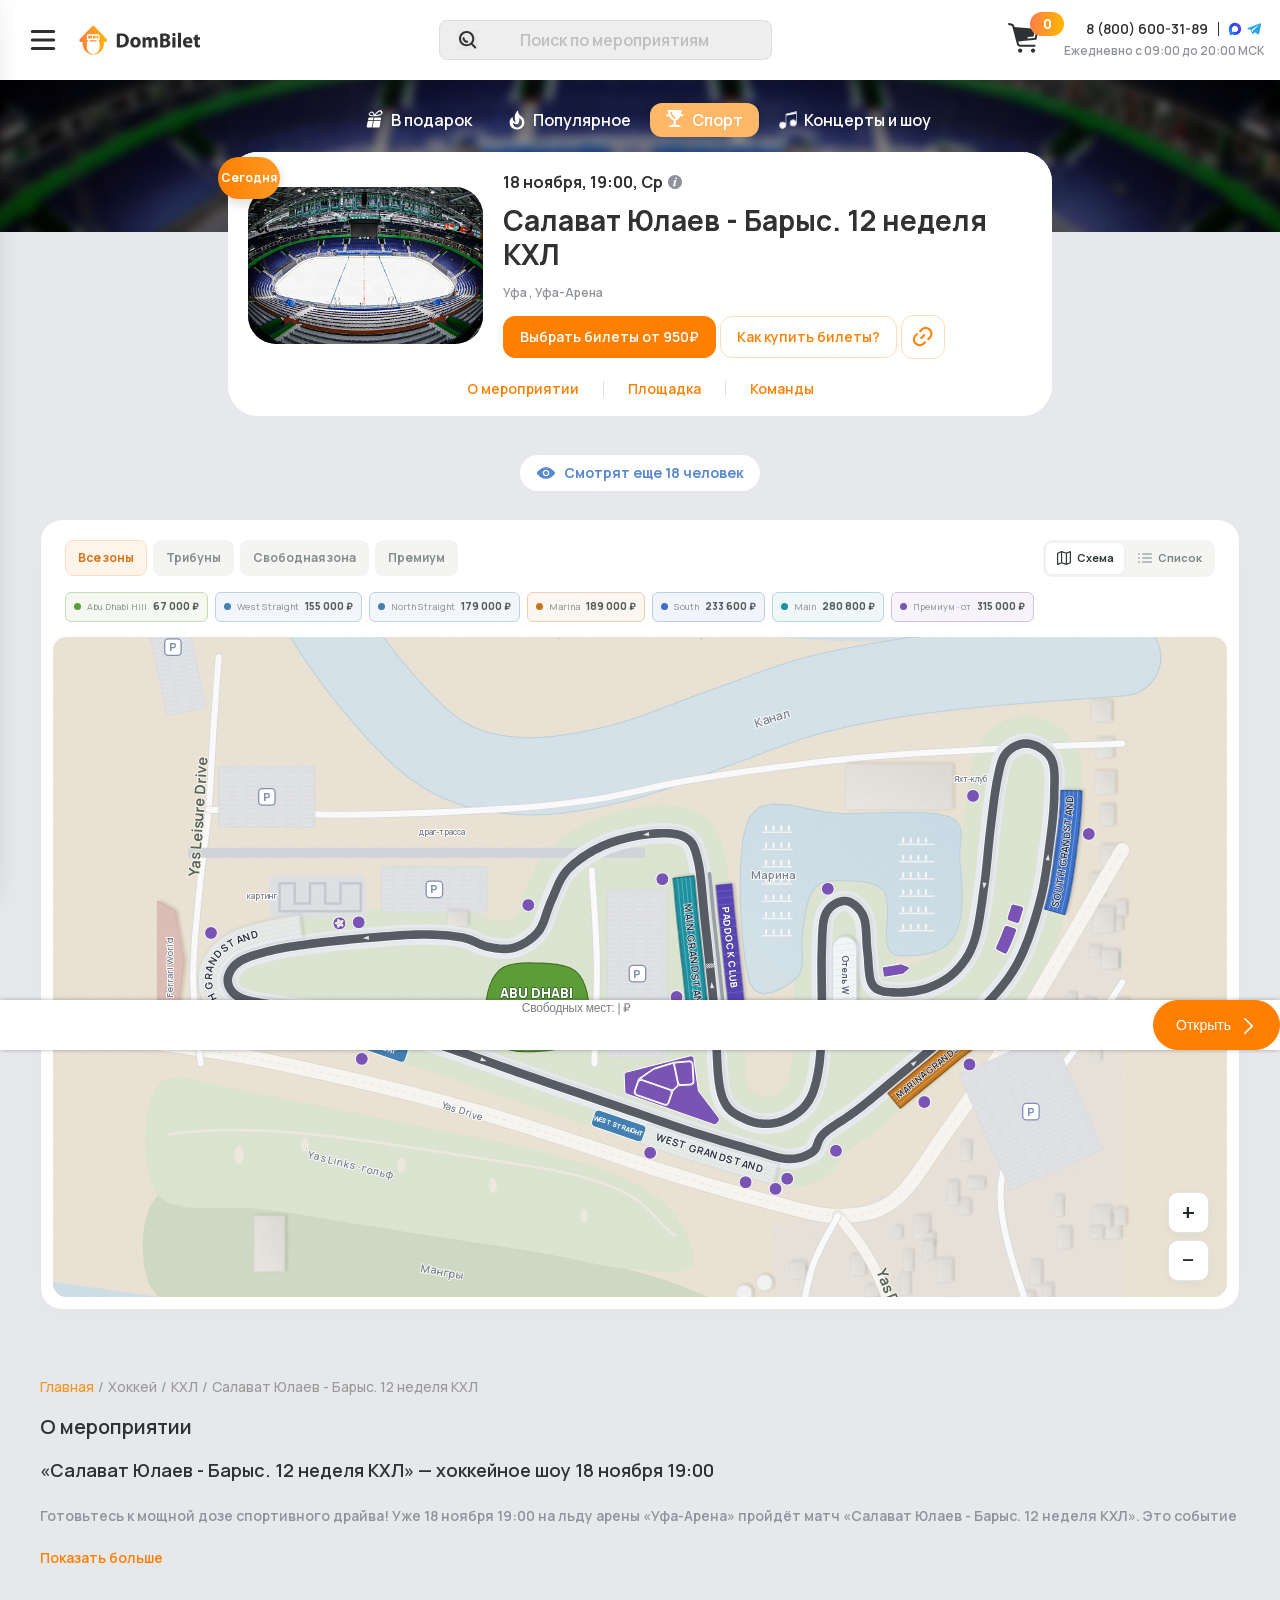
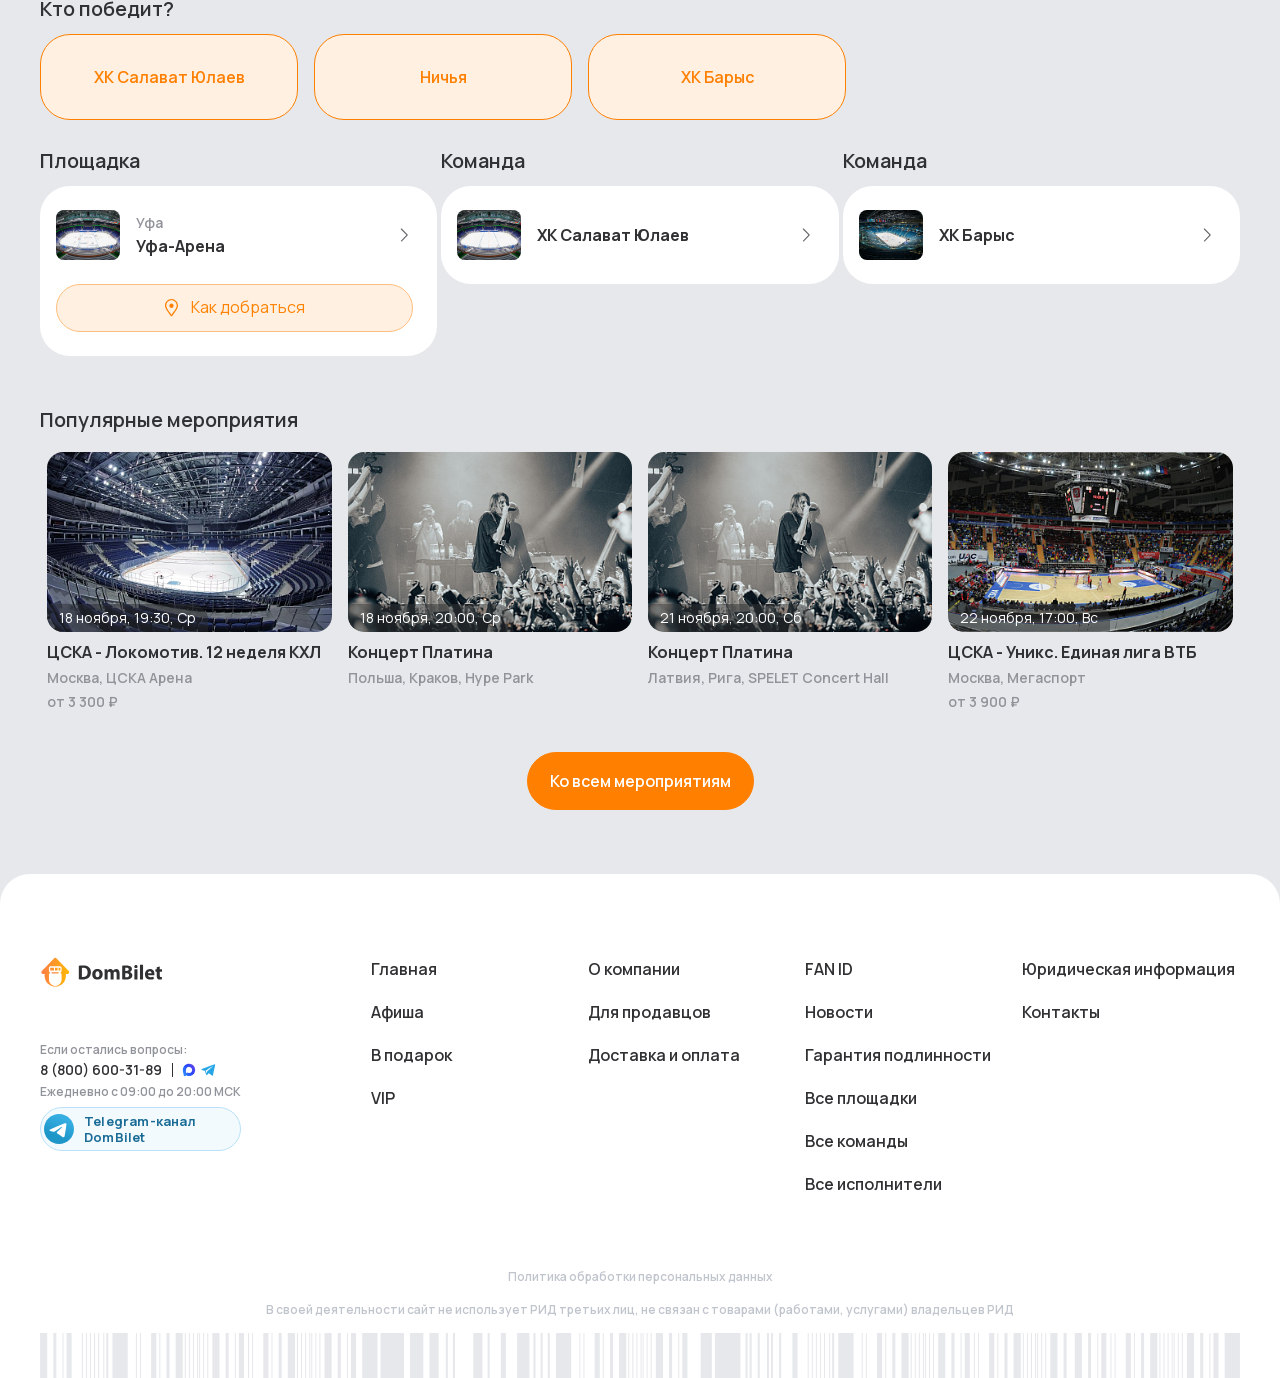
<file: site/yas-marina/index.html>
<!DOCTYPE html>

<html class="webp" lang="ru">
<head>
<meta content="default-src 'self' data: blob:; script-src 'self' 'unsafe-inline' 'unsafe-eval'; style-src 'self' 'unsafe-inline'; img-src 'self' data: blob:; connect-src 'self'; font-src 'self' data:; form-action 'none'; frame-src 'none';" http-equiv="Content-Security-Policy"/><title>Салават Юлаев - Барыс. 12 неделя КХЛ,  Уфа, 18 ноября 19:00 — купить билеты на dombilet.ru</title>
<meta charset="utf-8"/>
<meta content="#FFFFFF" name="theme-color"/>
<meta content="telephone=no" name="format-detection"/>
<meta content="width=device-width, initial-scale=1.0" name="viewport"/>
<meta content="927cb28ad1be126b" name="yandex-verification"/>
<meta content="4dB3O5tws-q_3a4sKENKwFu6H9sQXQCLOlvoJntcr1E" name="google-site-verification"/>
<link href="../assets/3c4cfeed8372-favicon.ico" rel="icon" sizes="any"/>
<link href="../assets/720927003d61-favicon.svg" rel="icon" type="image/svg+xml"/>
<link href="../assets/5d8e3d32ad86-apple-touch-icon.png" rel="apple-touch-icon"/>
<link href="../assets/6e34c2280c79-site.webmanifest" rel="manifest"/>
<link href="../assets/3c4cfeed8372-favicon.ico" rel="shortcut icon"/>
<meta content="text/html; charset=utf-8" http-equiv="Content-Type"/>
<meta content="index, follow" name="robots"/>
<meta content="Keywords" name="keywords"/>
<meta content="Билеты на Салават Юлаев - Барыс. 12 неделя КХЛ, Уфа. Начало 18 ноября 19:00 на площадке Уфа-Арена. Выбирайте лучшие места и покупайте билеты с гарантией подлинности на dombilet.ru быстро, удобно, безопасно." name="description"/>
<link href="https://dombilet.ru/sport/hockey/khl/salavat-yulaev-barys-12-nedelya-kkhl/" rel="canonical"/>
<link href="../assets/f76cd9af6daa-page_17370873069738db4c8d6cca60e03076_v1.css?v=20261118-fonts" rel="stylesheet" type="text/css"/>
<link data-template-style="true" href="../assets/5791c54c05a1-template_c410a1cf20f54727c62c4acd4403682b_v1.css?v=20261118-fonts" rel="stylesheet" type="text/css"/>
<script>if(!window.BX)window.BX={};if(!window.BX.message)window.BX.message=function(mess){if(typeof mess==='object'){for(let i in mess) {BX.message[i]=mess[i];} return true;}};</script>
<script>(window.BX||top.BX).message({"JS_CORE_LOADING":"Загрузка...","JS_CORE_NO_DATA":"- Нет данных -","JS_CORE_WINDOW_CLOSE":"Закрыть","JS_CORE_WINDOW_EXPAND":"Развернуть","JS_CORE_WINDOW_NARROW":"Свернуть в окно","JS_CORE_WINDOW_SAVE":"Сохранить","JS_CORE_WINDOW_CANCEL":"Отменить","JS_CORE_WINDOW_CONTINUE":"Продолжить","JS_CORE_H":"ч","JS_CORE_M":"м","JS_CORE_S":"с","JSADM_AI_HIDE_EXTRA":"Скрыть лишние","JSADM_AI_ALL_NOTIF":"Показать все","JSADM_AUTH_REQ":"Требуется авторизация!","JS_CORE_WINDOW_AUTH":"Войти","JS_CORE_IMAGE_FULL":"Полный размер"});</script>
<script src="../assets/1ee7920799cd-core.min.js"></script>
<script>BX.Runtime.registerExtension({"name":"main.core","namespace":"BX","loaded":true});</script>
<script>BX.setJSList(["\/bitrix\/js\/main\/core\/core_ajax.js","\/bitrix\/js\/main\/core\/core_promise.js","\/bitrix\/js\/main\/polyfill\/promise\/js\/promise.js","\/bitrix\/js\/main\/loadext\/loadext.js","\/bitrix\/js\/main\/loadext\/extension.js","\/bitrix\/js\/main\/polyfill\/promise\/js\/promise.js","\/bitrix\/js\/main\/polyfill\/find\/js\/find.js","\/bitrix\/js\/main\/polyfill\/includes\/js\/includes.js","\/bitrix\/js\/main\/polyfill\/matches\/js\/matches.js","\/bitrix\/js\/ui\/polyfill\/closest\/js\/closest.js","\/bitrix\/js\/main\/polyfill\/fill\/main.polyfill.fill.js","\/bitrix\/js\/main\/polyfill\/find\/js\/find.js","\/bitrix\/js\/main\/polyfill\/matches\/js\/matches.js","\/bitrix\/js\/main\/polyfill\/core\/dist\/polyfill.bundle.js","\/bitrix\/js\/main\/core\/core.js","\/bitrix\/js\/main\/polyfill\/intersectionobserver\/js\/intersectionobserver.js","\/bitrix\/js\/main\/lazyload\/dist\/lazyload.bundle.js","\/bitrix\/js\/main\/polyfill\/core\/dist\/polyfill.bundle.js","\/bitrix\/js\/main\/parambag\/dist\/parambag.bundle.js"]);
</script>
<script>BX.Runtime.registerExtension({"name":"jquery","namespace":"window","loaded":true});</script>
<script>(window.BX||top.BX).message({"LANGUAGE_ID":"ru","FORMAT_DATE":"DD.MM.YYYY","FORMAT_DATETIME":"DD.MM.YYYY HH:MI:SS","COOKIE_PREFIX":"BITRIX_SM","SERVER_TZ_OFFSET":"10800","UTF_MODE":"Y","SITE_ID":"s1","SITE_DIR":"\/","USER_ID":"","SERVER_TIME":1794953131,"USER_TZ_OFFSET":0,"USER_TZ_AUTO":"Y","bitrix_sessid":"2fbe5c53769d8d0bcac6fee58060490a"});</script>
<script src="../assets/fd24740e4cf0-jquery-1.12.4.min.js"></script><script src="../fixtures.js"></script><script src="../local-preview.js?v=6"></script>
<script>BX.setJSList(["\/local\/templates\/dombilet2.0\/components\/bitrix\/catalog.element\/.default\/script.js","\/local\/components\/tickets\/vote\/templates\/.default\/script.js","\/local\/templates\/dombilet2.0\/components\/bitrix\/catalog.element\/.default\/js\/bootstrap.js","\/local\/templates\/dombilet2.0\/components\/bitrix\/catalog.element\/.default\/js\/leaflet.min.js","\/local\/templates\/dombilet2.0\/components\/bitrix\/catalog.element\/.default\/js\/jquery.fancybox.min.js","\/local\/templates\/dombilet2.0\/components\/bitrix\/catalog.element\/.default\/js\/LSVGLayer.js","\/local\/templates\/dombilet2.0\/components\/bitrix\/catalog.element\/.default\/js\/multiple-select.js","\/local\/templates\/dombilet2.0\/components\/bitrix\/catalog.element\/.default\/js\/csrf.js","\/local\/templates\/dombilet2.0\/components\/bitrix\/catalog.element\/.default\/js\/SmoothWheelZoom.js","\/local\/templates\/dombilet2.0\/components\/bitrix\/catalog.element\/.default\/js\/jquery.sticky-kit.js","\/local\/templates\/dombilet2.0\/components\/bitrix\/catalog.element\/.default\/js\/init_interface.js","\/local\/templates\/dombilet2.0\/components\/bitrix\/catalog.element\/.default\/js\/script_buy.js","\/local\/templates\/dombilet2.0\/assets\/js\/country-data.js","\/local\/templates\/dombilet2.0\/assets\/js\/simple-phone-mask.js","\/bitrix\/components\/bitrix\/search.title\/script.js","\/local\/templates\/dombilet2.0\/components\/bitrix\/search.title\/top-menu\/script.js","\/local\/templates\/dombilet2.0\/components\/bitrix\/search.title\/popup-search\/script.js","\/local\/components\/tickets\/top.button\/templates\/.default\/script.js"]);</script>
<script>BX.setCSSList(["\/local\/templates\/dombilet2.0\/components\/bitrix\/catalog.element\/.default\/style.css","\/local\/components\/tickets\/vote\/templates\/.default\/style.css","\/local\/templates\/dombilet2.0\/components\/bitrix\/catalog.element\/.default\/css\/bootstrap.css","\/local\/templates\/dombilet2.0\/components\/bitrix\/catalog.element\/.default\/css\/leaflet.css","\/local\/templates\/dombilet2.0\/components\/bitrix\/catalog.element\/.default\/css\/jquery.fancybox.min.css","\/local\/templates\/dombilet2.0\/assets\/css\/simple-phone-mask.css","\/local\/templates\/dombilet2.0\/components\/bitrix\/breadcrumb\/dombilet.sections\/style.css","\/local\/templates\/dombilet2.0\/assets\/css\/style.min.css","\/local\/templates\/dombilet2.0\/components\/bitrix\/search.title\/top-menu\/style.css","\/local\/templates\/dombilet2.0\/components\/bitrix\/search.title\/popup-search\/style.css","\/local\/components\/tickets\/group.tickets.popup\/templates\/orange\/style.css","\/local\/components\/tickets\/top.button\/templates\/.default\/style.css"]);</script>
<script src="../assets/39234f7bb2ab-template_602bebb4aa63c55a0d07e5e7d545b775_v1.js"></script>
<script src="../assets/441320418728-page_9b06301712d794bcfd93d928ab07b9fc_v1.js"></script>
<!-- Подключение метатегов и стилей -->
<style>
@media (max-width: 760px) {
  .scheme > .container:has(> #dombilet-scheme-host) { padding-right: 0; }
}
</style>
</head>
<body class="">
<div hidden="" id="sm-menu-content">
<a href="https://dombilet.ru/">
<img alt="Картинка" class="sm-logo" loading="lazy" src="../assets/a990c247d8c1-logo.svg"/>
</a>
<ul class="sm-menu-points">
<li><a href="https://dombilet.ru/afisha/">Афиша</a></li>
<li><a href="https://dombilet.ru/sertificat/">В подарок</a></li>
<li><a href="https://dombilet.ru/vip/">VIP</a></li>
<li><a href="https://dombilet.ru/team/">Все команды</a></li>
<li><a href="https://dombilet.ru/stadium/">Все площадки</a></li>
<li><a href="https://dombilet.ru/artist/">Все исполнители</a></li>
<li><a href="https://dombilet.ru/about-company/">О компании</a></li>
<li><a href="https://dombilet.ru/authenticity-guarantee/">Гарантия подлинности</a></li>
<li><a href="https://dombilet.ru/delivery-and-payment/">Доставка и оплата</a></li>
<li><a href="https://dombilet.ru/for-sellers/">Для продавцов</a></li>
<li><a href="https://dombilet.ru/fan-id/">FAN ID</a></li>
<li><a href="https://dombilet.ru/news/">Новости</a></li>
<li><a href="https://dombilet.ru/legal/offer/">Оферта</a></li>
<li><a href="https://dombilet.ru/contacts/">Контакты</a></li>
</ul>
<div class="contacts-info_wrapper sm-contacts-info">
<div class="contacts-info__text sm-first-text">Если остались вопросы:</div>
<div class="contacts-info__row">
<a class="contacts-info__phone" href="tel:88006003189">8 (800) 600-31-89</a>
<a class="contacts-info__whatsapp" href="https://max.ru/u/f9LHodD0cOLI2wngvTqgyMmjynvBsDkiEKffX438UYBsqbY5XTEf1xtTW04" target="_blank">
<img alt="Max" src="../assets/a9525af520ec-max.svg"/>
</a>
<a class="contacts-info__telegram" href="https://t.me/+79283333755?text=%D0%97%D0%B4%D1%80%D0%B0%D0%B2%D1%81%D1%82%D0%B2%D1%83%D0%B9%D1%82%D0%B5%21%0A%D0%9F%D0%B8%D1%88%D1%83%20%D0%B2%D0%B0%D0%BC%20%D1%81%20%D1%81%D0%B0%D0%B9%D1%82%D0%B0%20dombilet.ru%0A%D0%BF%D0%BE%20%D1%81%D0%BB%D0%B5%D0%B4%D1%83%D1%8E%D1%89%D0%B5%D0%BC%D1%83%20%D0%B2%D0%BE%D0%BF%D1%80%D0%BE%D1%81%D1%83%3A%0A" target="_blank">
<img alt="Telegram" src="../assets/641e4399e596-tg.svg"/>
</a>
</div>
<div class="contacts-info__text">Ежедневно с 09:00 до 20:00 МСК</div>
<a class="tg-button mobile_place" href="https://t.me/s/DomBilet_Concierge/" rel="noopener noreferrer" target="_blank">
<span class="tg-icon">
<svg fill="none" height="48" viewbox="0 0 48 48" width="48" xmlns="http://www.w3.org/2000/svg">
<path d="M24 48C37.2548 48 48 37.2548 48 24C48 10.7452 37.2548 0 24 0C10.7452 0 0 10.7452 0 24C0 37.2548 10.7452 48 24 48Z" fill="url(#paint0_linear_burger)"></path>
<path d="M8.93822 25.174C11.7438 23.6286 14.8756 22.3388 17.8018 21.0424C22.836 18.919 27.8902 16.8324 32.9954 14.8898C33.9887 14.5588 35.7734 14.2351 35.9484 15.7071C35.8526 17.7907 35.4584 19.8621 35.188 21.9335C34.5017 26.4887 33.7085 31.0283 32.935 35.5685C32.6685 37.0808 30.774 37.8637 29.5618 36.8959C26.6486 34.9281 23.713 32.9795 20.837 30.9661C19.8949 30.0088 20.7685 28.6341 21.6099 27.9505C24.0093 25.5859 26.5539 23.5769 28.8279 21.0901C29.4413 19.6088 27.6289 20.8572 27.0311 21.2397C23.7463 23.5033 20.5419 25.9051 17.0787 27.8945C15.3097 28.8683 13.2479 28.0361 11.4797 27.4927C9.89428 26.8363 7.57106 26.175 8.93806 25.1741L8.93822 25.174Z" fill="white"></path>
<defs>
<lineargradient gradientunits="userSpaceOnUse" id="paint0_linear_burger" x1="18.0028" x2="6.0028" y1="2.0016" y2="30">
<stop stop-color="#37AEE2"></stop>
<stop offset="1" stop-color="#1E96C8"></stop>
</lineargradient>
</defs>
</svg>
</span>
<span class="tg-text">Telegram-канал DomBilet</span>
</a>
</div>
</div>
<script type="application/ld+json">
{
    "@context": "https://schema.org",
    "@type": "SiteNavigationElement",
    "@id": "https://dombilet.ru/#nav-main",
    "name": "Главное меню",
    "hasPart": [
        {
            "@type": "SiteNavigationElement",
            "position": 1,
            "name": "Афиша",
            "url": "https://dombilet.ru/afisha/"
        },
        {
            "@type": "SiteNavigationElement",
            "position": 2,
            "name": "В подарок",
            "url": "https://dombilet.ru/sertificat/"
        },
        {
            "@type": "SiteNavigationElement",
            "position": 3,
            "name": "VIP",
            "url": "https://dombilet.ru/vip/"
        },
        {
            "@type": "SiteNavigationElement",
            "position": 4,
            "name": "Все команды",
            "url": "https://dombilet.ru/team/"
        },
        {
            "@type": "SiteNavigationElement",
            "position": 5,
            "name": "Все площадки",
            "url": "https://dombilet.ru/stadium/"
        },
        {
            "@type": "SiteNavigationElement",
            "position": 6,
            "name": "Все исполнители",
            "url": "https://dombilet.ru/artist/"
        },
        {
            "@type": "SiteNavigationElement",
            "position": 7,
            "name": "О компании",
            "url": "https://dombilet.ru/about-company/"
        },
        {
            "@type": "SiteNavigationElement",
            "position": 8,
            "name": "Гарантия подлинности",
            "url": "https://dombilet.ru/authenticity-guarantee/"
        },
        {
            "@type": "SiteNavigationElement",
            "position": 9,
            "name": "Доставка и оплата",
            "url": "https://dombilet.ru/delivery-and-payment/"
        },
        {
            "@type": "SiteNavigationElement",
            "position": 10,
            "name": "Для продавцов",
            "url": "https://dombilet.ru/for-sellers/"
        },
        {
            "@type": "SiteNavigationElement",
            "position": 11,
            "name": "FAN ID",
            "url": "https://dombilet.ru/fan-id/"
        },
        {
            "@type": "SiteNavigationElement",
            "position": 12,
            "name": "Новости",
            "url": "https://dombilet.ru/news/"
        },
        {
            "@type": "SiteNavigationElement",
            "position": 13,
            "name": "Оферта",
            "url": "https://dombilet.ru/legal/offer/"
        },
        {
            "@type": "SiteNavigationElement",
            "position": 14,
            "name": "Контакты",
            "url": "https://dombilet.ru/contacts/"
        }
    ]
}
</script>
<div class="wrapper">
<header class="header">
<div class="header__top top-header js-top-header" data-scroll="10" data-scroll-show="">
<div class="top-header__wrapper js-header-wrapper">
<!-- Панель администрирования -->
<div class="top-header__container event_page" data-lp="">
<div class="top-header__body">
<div class="logo-menu-wrapper">
<svg class="sm-trigger" fill="none" height="56" viewbox="0 0 56 56" width="56" xmlns="http://www.w3.org/2000/svg">
<rect fill="#2F2F2F" height="3.04348" rx="1.52174" width="24.3478" x="15.8242" y="17.9551"></rect>
<rect fill="#2F2F2F" height="3.04348" rx="1.52174" width="24.3478" x="15.8242" y="26.4785"></rect>
<rect fill="#2F2F2F" height="3.04348" rx="1.52174" width="24.3478" x="15.8242" y="35.002"></rect>
</svg>
<svg class="search-icon-to-heder hidden-desktop" data-popup="#popup-search" fill="none" height="25" viewbox="0 0 25 25" width="25" xmlns="http://www.w3.org/2000/svg">
<path d="M11.7666 0.334488C17.3849 0.619263 21.8523 5.2656 21.8525 10.9546L21.8389 11.5015C21.7232 13.7826 20.8889 15.8745 19.5576 17.5542L24.1914 22.188C24.7547 22.7513 24.7547 23.6648 24.1914 24.228C23.6282 24.791 22.7155 24.791 22.1523 24.228L17.4746 19.5513C15.7191 20.8308 13.5584 21.5874 11.2197 21.5874L10.6719 21.5737C5.23487 21.2979 0.875199 16.9385 0.599609 11.5015L0.585938 10.9546C0.586167 5.08209 5.34715 0.320816 11.2197 0.320816L11.7666 0.334488ZM11.2197 3.20558C6.94028 3.20558 3.47093 6.67521 3.4707 10.9546C3.47087 15.2341 6.94024 18.7036 11.2197 18.7036C15.4991 18.7035 18.9686 15.234 18.9688 10.9546C18.9685 6.67531 15.499 3.20574 11.2197 3.20558ZM6.99902 8.95753C7.79555 8.95753 8.44134 9.60341 8.44141 10.3999C8.44141 12.3459 10.0188 13.9233 11.9648 13.9234C12.7613 13.9234 13.4071 14.5693 13.4072 15.3657C13.4072 16.1623 12.7614 16.8081 11.9648 16.8081C8.42572 16.808 5.55664 13.9391 5.55664 10.3999C5.55671 9.60341 6.2025 8.95753 6.99902 8.95753Z" fill="#303133"></path>
</svg>
<a class="top-header__logo logo hidden-mobile" href="https://dombilet.ru/">
<img alt="Картинка" loading="lazy" src="../assets/a990c247d8c1-logo.svg"/>
</a>
</div>
<div class="top-header__menu menu">
<a class="top-header__logo logo hidden-desktop" href="https://dombilet.ru/">
<img alt="Картинка" loading="lazy" src="../assets/a990c247d8c1-logo.svg"/>
</a>
<div class="interface-box__main_top-menu main-interface-box hidden-mobile">
<div class="main-interface-box__search search-form" id="title-search-topmenu">
<form action="" class="search-form__item">
<button class="search-form__btn" type="submit">
<svg fill="none" height="18" viewbox="0 0 18 18" width="18" xmlns="http://www.w3.org/2000/svg">
<path d="M8.0498 0.00976562C12.0952 0.21467 15.3125 3.55993 15.3125 7.65625L15.3027 8.0498C15.2195 9.69229 14.6179 11.1977 13.6592 12.4072L16.9961 15.7441C17.4014 16.1497 17.4015 16.8074 16.9961 17.2129C16.5906 17.6182 15.9329 17.6181 15.5273 17.2129L12.1602 13.8457C10.8961 14.767 9.34006 15.3125 7.65625 15.3125L7.26172 15.3027C3.34721 15.1041 0.208241 11.9644 0.00976562 8.0498L0 7.65625C0 3.42794 3.42795 6.72675e-05 7.65625 0L8.0498 0.00976562ZM7.65625 2.07715C4.57501 2.07722 2.07715 4.57499 2.07715 7.65625C2.07744 10.7373 4.57518 13.2353 7.65625 13.2354C10.7373 13.2353 13.2351 10.7373 13.2354 7.65625C13.2354 4.57499 10.7375 2.07722 7.65625 2.07715ZM4.61719 6.21875C5.19071 6.21875 5.65527 6.68331 5.65527 7.25684C5.65554 8.65768 6.79152 9.79378 8.19238 9.79395C8.76581 9.79395 9.23128 10.2586 9.23145 10.832C9.23118 11.4053 8.76575 11.8711 8.19238 11.8711C5.64446 11.8709 3.57937 9.80473 3.5791 7.25684C3.5791 6.68331 4.04366 6.21875 4.61719 6.21875Z" fill="#303133"></path>
</svg>
</button>
<input autocomplete="off" class="search-form__input" data-error="Ошибка" data-placeholder="Поиск по мероприятиям" data-value="Поиск по мероприятиям" id="title-search-input-topmenu" name="q" placeholder="Поиск по мероприятиям" type="text"/>
<button class="search-form__btn search-form__btn_reset search-form__btn_reset-hidden" id="searchClose" style="background-color: transparent;" type="reset">
<svg fill="none" height="18" viewbox="0 0 13 13" width="18" xmlns="http://www.w3.org/2000/svg">
<path d="M5.50987 6.125L4.26562 4.89431C4.18367 4.80302 4.14269 4.69817 4.14269 4.57975C4.14269 4.46133 4.186 4.35881 4.27262 4.27219C4.35925 4.18556 4.46177 4.14225 4.58019 4.14225C4.6986 4.14225 4.80346 4.18323 4.89475 4.26519L6.12544 5.50944L7.35612 4.26519C7.48387 4.14677 7.62738 4.11031 7.78662 4.15581C7.94588 4.20131 8.0484 4.30383 8.09419 4.46338C8.13998 4.62292 8.10352 4.76642 7.98481 4.89388L6.74056 6.12456L7.98481 7.35525C8.10323 7.483 8.13969 7.6265 8.09419 7.78575C8.04869 7.945 7.94617 8.04752 7.78662 8.09331C7.62708 8.1391 7.48358 8.10265 7.35612 7.98394L6.12544 6.73969L4.89475 7.98394C4.80346 8.0659 4.6986 8.10688 4.58019 8.10688C4.46177 8.10688 4.35925 8.06356 4.27262 7.97694C4.186 7.89031 4.14269 7.78779 4.14269 7.66938C4.14269 7.55096 4.18367 7.4461 4.26562 7.35481L5.50987 6.125ZM6.125 11.375C7.61075 11.3385 8.848 10.8258 9.83675 9.83675C10.8255 8.84771 11.3383 7.61046 11.375 6.125C11.3385 4.63925 10.8258 3.402 9.83675 2.41325C8.84771 1.4245 7.61046 0.91175 6.125 0.875C4.63925 0.911458 3.402 1.42421 2.41325 2.41325C1.4245 3.40229 0.91175 4.63954 0.875 6.125C0.911458 7.61075 1.42421 8.848 2.41325 9.83675C3.40229 10.8255 4.63954 11.3383 6.125 11.375ZM6.125 12.25C4.39308 12.2045 2.95065 11.6053 1.79769 10.4523C0.644729 9.29935 0.0455 7.85692 0 6.125C0.0455 4.39308 0.644729 2.95065 1.79769 1.79769C2.95065 0.644729 4.39308 0.0455 6.125 0C7.85692 0.0455 9.29935 0.644729 10.4523 1.79769C11.6053 2.95065 12.2045 4.39308 12.25 6.125C12.2045 7.85692 11.6053 9.29935 10.4523 10.4523C9.29935 11.6053 7.85692 12.2045 6.125 12.25Z" fill="#C1C5C9"></path>
</svg>
</button>
</form>
<div class="search-form__menu menu-search"></div>
</div>
</div>
<script>
	BX.ready(function(){
		new JCTitleSearchNewTopMenu({
			'AJAX_PAGE' : '/sport/hockey/khl/salavat-yulaev-barys-12-nedelya-kkhl/',
			'CONTAINER_ID': 'title-search-topmenu',
			'INPUT_ID': 'title-search-input-topmenu',
			'MIN_QUERY_LEN': 2
		});
	});
</script>
</div>
<div class="top-header__contacts contacts-info">
<a class="cart-info-link" href="https://dombilet.ru/cart/">
<span class="cart-sticker cart-count-products">0</span>
<svg fill="none" height="30" viewbox="0 0 31 30" width="31" xmlns="http://www.w3.org/2000/svg">
<path clip-rule="evenodd" d="M12.1818 25.3829C13.3729 25.3831 14.339 26.3489 14.339 27.5402C14.3386 28.731 13.3727 29.6962 12.1818 29.6964C10.9909 29.6963 10.0249 28.731 10.0246 27.5402C10.0246 26.3489 10.9906 25.3831 12.1818 25.3829ZM25.0382 25.3829C26.2291 25.3833 27.1943 26.3483 27.1945 27.5392C27.1944 28.7301 26.2292 29.696 25.0382 29.6964C23.8471 29.6963 22.8811 28.7303 22.881 27.5392C22.8812 26.3481 23.8472 25.3831 25.0382 25.3829ZM0.0333429 0.744267C0.174796 0.210804 0.722517 -0.107481 1.256 0.0333297L4.09877 0.787236C5.14338 1.06436 5.958 1.8823 6.23159 2.92786L6.51967 4.02845L29.547 6.04602C29.7523 6.06392 29.9406 6.16688 30.0665 6.3302C30.1919 6.49358 30.2432 6.70236 30.2081 6.9054L28.5861 16.2316C28.5289 16.558 28.2607 16.8063 27.9308 16.838L10.3107 18.5197L10.9406 20.9259C11.0558 21.3654 11.454 21.6717 11.9083 21.672H26.5812C27.1332 21.6722 27.581 22.12 27.5812 22.672C27.5811 23.224 27.1332 23.6718 26.5812 23.672H11.9083C10.5443 23.6717 9.35136 22.7514 9.006 21.4318L4.29701 3.43372C4.2058 3.08525 3.93425 2.81222 3.58608 2.71985L0.74428 1.96692C0.211133 1.82518 -0.107567 1.27761 0.0333429 0.744267ZM27.3888 8.0802C26.9822 8.00271 26.5897 8.26938 26.5119 8.67591L25.5939 13.4825L20.1603 14.1017C19.749 14.1486 19.4537 14.5205 19.5001 14.9318C19.547 15.3433 19.9187 15.6388 20.3302 15.5919L26.3126 14.9113L26.8615 14.8488L26.965 14.3068L27.9855 8.95716C28.0628 8.55043 27.7955 8.15779 27.3888 8.0802Z" fill="#303133" fill-rule="evenodd"></path>
</svg>
</a>
<div class="contacts-info_wrapper hidden-mobile">
<div class="contacts-info__text">Если остались вопросы:</div>
<div class="contacts-info__row">
<a class="contacts-info__phone" href="tel:88006003189">8 (800) 600-31-89</a>
<a class="contacts-info__whatsapp" href="https://max.ru/u/f9LHodD0cOLI2wngvTqgyMmjynvBsDkiEKffX438UYBsqbY5XTEf1xtTW04" target="_blank">
<img alt="Max" src="../assets/a9525af520ec-max.svg"/>
</a>
<a class="contacts-info__telegram" href="https://t.me/+79283333755?text=%D0%97%D0%B4%D1%80%D0%B0%D0%B2%D1%81%D1%82%D0%B2%D1%83%D0%B9%D1%82%D0%B5%21%0A%D0%9F%D0%B8%D1%88%D1%83%20%D0%B2%D0%B0%D0%BC%20%D1%81%20%D1%81%D0%B0%D0%B9%D1%82%D0%B0%20dombilet.ru%0A%D0%BF%D0%BE%20%D1%81%D0%BB%D0%B5%D0%B4%D1%83%D1%8E%D1%89%D0%B5%D0%BC%D1%83%20%D0%B2%D0%BE%D0%BF%D1%80%D0%BE%D1%81%D1%83%3A%0A" target="_blank">
<img alt="Telegram" src="../assets/641e4399e596-tg.svg"/>
</a>
</div>
<div class="contacts-info__text">Ежедневно с 09:00 до 20:00 МСК</div>
</div>
</div>
</div>
</div>
</div>
</div>
<div class="header__body body-header event_page" style="background-image: url(../assets/f3dfbfe6ab80-zxmy34wfqvzfbhjkre1frn9cy9cjg8rr.jpeg)">
<div class="body-header__container">
<div class="body-header__content">
<div class="mobile-menu__icon-wrapper">
<svg class="sm-trigger icon-menu" fill="none" height="56" viewbox="0 0 56 56" width="56" xmlns="http://www.w3.org/2000/svg">
<rect fill="#fff" height="3.04348" rx="1.52174" width="24.3478" x="15.8242" y="17.9551"></rect>
<rect fill="#fff" height="3.04348" rx="1.52174" width="24.3478" x="15.8242" y="26.4785"></rect>
<rect fill="#fff" height="3.04348" rx="1.52174" width="24.3478" x="15.8242" y="35.002"></rect>
</svg>
<svg class="search-icon-mob" data-popup="#popup-search" fill="none" height="25" viewbox="0 0 25 25" width="25" xmlns="http://www.w3.org/2000/svg">
<path d="M10.8662 0.0136719C16.3269 0.290332 20.6689 4.80555 20.6689 10.335L20.6562 10.8662C20.5494 12.9747 19.8082 14.9145 18.623 16.5039L24.0986 21.9785C24.6841 22.5642 24.684 23.5139 24.0986 24.0996C23.5128 24.6854 22.5623 24.6854 21.9766 24.0996L16.501 18.624C14.7793 19.9066 12.6469 20.6689 10.335 20.6689L9.80273 20.6562C4.51831 20.3883 0.281406 16.1507 0.0136719 10.8662L0 10.335C0 4.62728 4.62728 0 10.335 0L10.8662 0.0136719ZM10.335 3C6.28413 3 3 6.28413 3 10.335C3.00016 14.3857 6.28423 17.6689 10.335 17.6689C14.3856 17.6688 17.6688 14.3856 17.6689 10.335C17.6689 6.28423 14.3857 3.00016 10.335 3Z" fill="white"></path>
</svg>
</div>
<div class="body-header__logo-wrapper">
<a class="body-header__logo logo" href="https://dombilet.ru/">
<svg fill="none" height="56" viewbox="0 0 170 56" width="170" xmlns="http://www.w3.org/2000/svg">
<path d="M22.0878 32.2351V30.2927H20.4443C20.0646 30.2948 19.6927 30.1846 19.375 29.976C19.0573 29.7673 18.8078 29.4694 18.6576 29.1194C18.5075 28.7694 18.4633 28.3827 18.5307 28.0077C18.598 27.6326 18.7738 27.2858 19.0363 27.0104L32.2949 13.1331C32.4771 12.9428 32.6957 12.7914 32.9377 12.688C33.1796 12.5846 33.4399 12.5312 33.7029 12.5312C33.9658 12.5312 34.2261 12.5846 34.4681 12.688C34.71 12.7914 34.9286 12.9428 35.1109 13.1331L48.3695 27.0104C48.6319 27.2858 48.8077 27.6326 48.8751 28.0077C48.9424 28.3827 48.8983 28.7694 48.7481 29.1194C48.598 29.4694 48.3485 29.7673 48.0308 29.976C47.713 30.1846 47.3411 30.2948 46.9615 30.2927H45.3156V32.2355C45.3156 35.327 44.0921 38.2918 41.9142 40.4778C39.7362 42.6638 36.7823 43.8918 33.7023 43.8918C30.6222 43.8918 27.6683 42.6638 25.4904 40.4778C23.3125 38.2918 22.0889 35.327 22.0889 32.2355L22.0878 32.2351ZM26.7898 23.5662V27.7948C27.0832 27.7948 27.3645 27.9118 27.5719 28.12C27.7794 28.3282 27.8959 28.6105 27.8959 28.905C27.8959 29.1994 27.7794 29.4818 27.5719 29.69C27.3645 29.8982 27.0832 30.0152 26.7898 30.0152V36.1035C26.7898 39.9935 29.9612 43.2703 33.8361 43.1966C35.6462 43.1614 37.3703 42.4148 38.6379 41.1174C39.9056 39.8199 40.6155 38.0751 40.6151 36.258V30.0144C40.3218 30.0144 40.0404 29.8974 39.833 29.6892C39.6256 29.481 39.509 29.1986 39.509 28.9042C39.509 28.6098 39.6256 28.3274 39.833 28.1192C40.0404 27.911 40.3218 27.794 40.6151 27.794V23.5662C40.6151 23.3378 40.5703 23.1117 40.4832 22.9007C40.3961 22.6897 40.2684 22.4981 40.1075 22.3367C39.9466 22.1752 39.7555 22.0472 39.5453 21.9599C39.335 21.8727 39.1097 21.8278 38.8822 21.828H28.5216C28.0623 21.828 27.6218 22.0111 27.297 22.3371C26.9723 22.663 26.7898 23.1052 26.7898 23.5662ZM37.2969 27.3793V22.9381H39.0384C39.1005 22.9381 39.1619 22.9504 39.2193 22.9743C39.2766 22.9981 39.3287 23.033 39.3726 23.0771C39.4165 23.1211 39.4513 23.1734 39.475 23.231C39.4988 23.2885 39.511 23.3502 39.511 23.4125V26.9045C39.511 27.0303 39.4612 27.151 39.3726 27.2399C39.284 27.3289 39.1638 27.3789 39.0384 27.3789L37.2969 27.3793ZM34.841 27.3793V22.9381H36.2236V27.3785L34.841 27.3793ZM33.9396 27.3793V22.9381H34.9929V27.3785L33.9396 27.3793ZM33.3865 27.3793V22.9381H34.0279V27.3785L33.3865 27.3793ZM30.9369 27.3793V22.9381H32.3206V27.3785L30.9369 27.3793ZM29.9549 27.3793V22.9381H31.4023V27.3785L29.9549 27.3793ZM28.3677 27.3793C28.3056 27.3793 28.2442 27.367 28.1869 27.3432C28.1295 27.3193 28.0774 27.2844 28.0335 27.2403C27.9897 27.1963 27.9548 27.144 27.9311 27.0864C27.9073 27.0289 27.8951 26.9672 27.8951 26.9049V23.4125C27.8951 23.3502 27.9073 23.2885 27.9311 23.231C27.9548 23.1734 27.9897 23.1211 28.0335 23.0771C28.0774 23.033 28.1295 22.9981 28.1869 22.9743C28.2442 22.9504 28.3056 22.9381 28.3677 22.9381H30.1073V27.3785L28.3677 27.3793Z" fill="white"></path>
<rect fill="white" height="1.01562" rx="0.507812" width="10.3594" x="28.4062" y="28.3867"></rect>
<path d="M68.0859 33.6006L69.4883 33.6846L69.3418 39.6729H66.9336L66.7666 36.1133H58.4951L58.3281 39.6729H55.8984L55.7734 33.6846L56.9668 33.6006C57.5322 32.6164 57.9925 31.5688 58.3066 30.459C58.6835 29.0352 58.8516 27.4855 58.8516 25.7686V22H68.0859V33.6006ZM76.0127 25.6221C79.1326 25.6221 81.2264 27.779 81.2266 30.8779C81.2266 34.6261 78.5673 36.3438 75.8242 36.3438C72.8299 36.3437 70.5264 34.3748 70.5264 31.0664C70.5265 27.7372 72.7043 25.6221 76.0127 25.6221ZM132.238 36.1133H129.056V28.3027H126.836V30.1875C126.836 32.6791 126.542 34.4166 125.391 35.3379C124.742 36.0288 123.842 36.3437 122.418 36.3438L122.062 33.873C122.543 33.7893 122.962 33.6002 123.213 33.3281C123.799 32.7209 123.884 31.7578 123.884 30.041V25.874H132.238V36.1133ZM139.355 25.6436C142.664 25.6436 143.92 28.2192 143.92 30.7529C143.92 31.2971 143.857 31.7785 143.815 32.0088H137.22C137.303 33.328 138.623 33.9561 140.109 33.9561C141.198 33.9561 142.078 33.8098 142.937 33.5166L143.355 35.6738C142.308 36.1136 141.03 36.3223 139.648 36.3223C136.173 36.3222 134.184 34.3121 134.184 31.1084C134.184 28.512 135.796 25.6436 139.355 25.6436ZM107.652 24.5967H101.454V27.0254C101.936 26.9626 102.627 26.9209 103.171 26.9209C104.595 26.9209 106.082 27.2766 107.149 28.0723C108.134 28.7842 108.783 29.8944 108.783 31.4648C108.783 32.8258 108.259 33.8937 107.442 34.6475C106.081 35.8408 103.862 36.2598 101.705 36.2598C100.135 36.2598 99.0039 36.1545 98.292 36.0498V22H107.652V24.5967ZM88.665 29.7471C88.8326 30.3543 89.1256 31.4019 89.335 32.3232H89.3975C89.5859 31.6324 89.9207 30.5016 90.2139 29.5176L91.3447 25.874H95.3652L95.9932 36.1133H93.041L92.874 32.0088C92.8531 31.1294 92.7895 29.6431 92.7686 28.4287H92.7061C92.3083 29.7894 92.2451 30.1244 91.7217 31.7783L90.3613 35.9453H88.0361L86.8223 31.8838C86.5501 30.9206 86.2147 29.4544 85.9844 28.4912H85.9004C85.8585 29.7683 85.8378 31.2127 85.7959 32.0713L85.6289 36.1133H82.7803L83.4932 25.874H87.5547L88.665 29.7471ZM113.777 29.0146C113.777 30.6479 113.694 31.7996 113.61 33.1816L113.694 33.2021C114.176 32.0298 114.447 31.2336 114.866 30.2705L116.855 25.874H120.751V36.1133H117.735V32.9932C117.735 31.4018 117.819 30.7317 117.924 28.5752H117.84C117.442 29.6848 117.191 30.3552 116.772 31.3184C116.123 32.7422 115.349 34.522 114.637 36.1133H110.763V25.874H113.777V29.0146ZM153.753 28.3232H150.779V36.1133H147.597V28.3232H144.623V25.874H153.753V28.3232ZM75.9082 27.9053C74.4006 27.9053 73.8145 29.4758 73.8145 30.9834C73.8146 32.7421 74.5473 34.0605 75.9082 34.0605C77.1645 34.0604 77.9395 32.8254 77.9395 30.9619C77.9394 29.4544 77.3529 27.9054 75.9082 27.9053ZM102.563 29.2871C102.208 29.2871 101.831 29.3283 101.454 29.3701V33.7891C101.81 33.8519 102.229 33.873 102.669 33.873C103.444 33.873 104.218 33.6207 104.741 33.1602C105.16 32.7624 105.433 32.1976 105.433 31.5068C105.433 30.7949 105.139 30.271 104.679 29.915C104.113 29.4753 103.317 29.2871 102.563 29.2871ZM61.8037 26.4805C61.8037 28.1138 61.5946 29.706 61.1758 31.1299C60.9245 31.9883 60.5678 32.8466 60.2119 33.5166H64.9023V24.5967H61.8037V26.4805ZM139.167 27.7578C137.827 27.7579 137.283 28.9935 137.199 29.8311H140.968C140.968 29.0563 140.633 27.7578 139.167 27.7578Z" fill="white"></path>
</svg>
</a>
</div>
<ul class="body-header__menu menu-body-header">
<li class="menu-body-header__item">
<a class="menu-body-header__link" href="https://dombilet.ru/sertificat/">
<svg>
<use xlink:href="../assets/d8a3f0e0c56e-icons.svg#present-w"></use>
</svg>
										В подарок				</a>
</li>
<li class="menu-body-header__item">
<a class="menu-body-header__link" href="https://dombilet.ru/afisha/filter/popular-is-true/apply/">
<svg>
<use xlink:href="../assets/8ba162301015-icons.svg#fire-w"></use>
</svg>
										Популярное				</a>
</li>
<li class="menu-body-header__item">
<a class="menu-body-header__link menu-body-header__select" href="https://dombilet.ru/sport/">
<svg>
<use xlink:href="../assets/035d0a5a3832-icons.svg#cubok-w"></use>
</svg>
										Спорт				</a>
</li>
<li class="menu-body-header__item">
<a class="menu-body-header__link" href="https://dombilet.ru/koncerty-i-shou/">
<svg>
<use xlink:href="../assets/9138bd223fa8-icons.svg#note-w"></use>
</svg>
										Концерты и шоу				</a>
</li>
</ul>
<script type="application/ld+json">
{
    "@context": "https://schema.org",
    "@type": "SiteNavigationElement",
    "@id": "https://dombilet.ru/#nav-categories",
    "name": "Категории афиши",
    "hasPart": [
        {
            "@type": "SiteNavigationElement",
            "position": 1,
            "name": "В подарок",
            "url": "https://dombilet.ru/sertificat/"
        },
        {
            "@type": "SiteNavigationElement",
            "position": 2,
            "name": "Популярное",
            "url": "https://dombilet.ru/afisha/filter/popular-is-true/apply/"
        },
        {
            "@type": "SiteNavigationElement",
            "position": 3,
            "name": "Спорт",
            "url": "https://dombilet.ru/sport/"
        },
        {
            "@type": "SiteNavigationElement",
            "position": 4,
            "name": "Концерты и шоу",
            "url": "https://dombilet.ru/koncerty-i-shou/"
        }
    ]
}
</script>
<a class="cart-info-link body-header__cart" href="https://dombilet.ru/cart/">
<span class="cart-sticker cart-count-products" id="mobile-cart__count-products">0</span>
<svg fill="none" height="30" viewbox="0 0 31 30" width="31" xmlns="http://www.w3.org/2000/svg">
<path clip-rule="evenodd" d="M12.1818 25.3829C13.3729 25.3831 14.339 26.3489 14.339 27.5402C14.3386 28.731 13.3727 29.6962 12.1818 29.6964C10.9909 29.6963 10.0249 28.731 10.0246 27.5402C10.0246 26.3489 10.9906 25.3831 12.1818 25.3829ZM25.0382 25.3829C26.2291 25.3833 27.1943 26.3483 27.1945 27.5392C27.1944 28.7301 26.2292 29.696 25.0382 29.6964C23.8471 29.6963 22.8811 28.7303 22.881 27.5392C22.8812 26.3481 23.8472 25.3831 25.0382 25.3829ZM0.0333429 0.744267C0.174796 0.210804 0.722517 -0.107481 1.256 0.0333297L4.09877 0.787236C5.14338 1.06436 5.958 1.8823 6.23159 2.92786L6.51967 4.02845L29.547 6.04602C29.7523 6.06392 29.9406 6.16688 30.0665 6.3302C30.1919 6.49358 30.2432 6.70236 30.2081 6.9054L28.5861 16.2316C28.5289 16.558 28.2607 16.8063 27.9308 16.838L10.3107 18.5197L10.9406 20.9259C11.0558 21.3654 11.454 21.6717 11.9083 21.672H26.5812C27.1332 21.6722 27.581 22.12 27.5812 22.672C27.5811 23.224 27.1332 23.6718 26.5812 23.672H11.9083C10.5443 23.6717 9.35136 22.7514 9.006 21.4318L4.29701 3.43372C4.2058 3.08525 3.93425 2.81222 3.58608 2.71985L0.74428 1.96692C0.211133 1.82518 -0.107567 1.27761 0.0333429 0.744267ZM27.3888 8.0802C26.9822 8.00271 26.5897 8.26938 26.5119 8.67591L25.5939 13.4825L20.1603 14.1017C19.749 14.1486 19.4537 14.5205 19.5001 14.9318C19.547 15.3433 19.9187 15.6388 20.3302 15.5919L26.3126 14.9113L26.8615 14.8488L26.965 14.3068L27.9855 8.95716C28.0628 8.55043 27.7955 8.15779 27.3888 8.0802Z" fill="#fff" fill-rule="evenodd"></path>
</svg>
</a>
</div>
</div>
</div>
</header>
<main class="page page_events">
<section class="page__obzor-card card-obzor">
<div class="card-obzor__container">
<div class="card-obzor__box card-obzor__box_artist obzor-box new_obzor-box">
<div class="obzor-box__inner">
<div class="obzor-box__img-ibg">
<div class="obzor-box__badge">
<span>Сегодня</span>
</div>
<img alt="Картинка" loading="lazy" src="../assets/f3dfbfe6ab80-zxmy34wfqvzfbhjkre1frn9cy9cjg8rr.jpeg"/>
</div> <!-- obzor-box__img-ibg -->
<div class="obzor-box__descp">
<div class="obzor-box__date-inner">
<div class="obzor-box__date-sticker sticker-date_new">
                                18 ноября, 19:00, Ср                            </div>
<span abbr="" class="obzor-box__tooltip tooltip" data-tippy="По местному времени
Время по Мск 17:00">
<svg fill="none" height="16" viewbox="0 0 16 16" width="16" xmlns="http://www.w3.org/2000/svg">
<path d="M7.99976 1C9.97909 1.052 11.6274 1.73702 12.9451 3.05469C14.2627 4.37235 14.9478 6.02067 14.9998 8C14.9478 9.97933 14.2627 11.6276 12.9451 12.9453C11.6274 14.263 9.97909 14.948 7.99976 15C6.02042 14.948 4.37211 14.263 3.05444 12.9453C1.73678 11.6276 1.05176 9.97933 0.999756 8C1.05176 6.02067 1.73678 4.37235 3.05444 3.05469C4.37211 1.73702 6.02042 1.052 7.99976 1ZM8.34351 5.92188C7.97892 5.93227 7.58041 6.0859 7.14819 6.38281C6.71596 6.67975 6.33833 7.05743 6.01538 7.51562V7.75098C6.00509 7.85514 6.00506 7.95432 6.01538 8.04785L6.84351 7.09473C6.92679 7.00112 7.01271 6.9283 7.10132 6.87598C7.18991 6.82369 7.26027 6.8072 7.31226 6.82812C7.41649 6.88008 7.45281 6.96362 7.42163 7.07812L6.06226 11.3906C5.98926 11.651 6.02563 11.8836 6.17163 12.0869C6.31766 12.2901 6.57305 12.4283 6.93726 12.501C7.45817 12.4906 7.89579 12.3394 8.24976 12.0479C8.60368 11.7562 8.93185 11.381 9.23413 10.9229V10.9219C9.23414 10.8592 9.23943 10.7758 9.24976 10.6719C9.26008 10.5679 9.26009 10.469 9.24976 10.375L8.42163 11.3281C8.33837 11.4217 8.25241 11.4946 8.16382 11.5469C8.07515 11.5992 7.99959 11.6147 7.93726 11.5938C7.84365 11.5521 7.80193 11.4793 7.81226 11.375L9.18726 7.04688C9.23922 6.75526 9.19228 6.50518 9.04663 6.29688C8.90096 6.08863 8.66643 5.96353 8.34351 5.92188ZM9.05444 3.51562C8.78892 3.51569 8.56731 3.59654 8.39038 3.75781C8.21351 3.91909 8.12579 4.13542 8.12573 4.40625C8.12573 4.67707 8.21362 4.89339 8.39038 5.05469C8.56724 5.21589 8.78624 5.29577 9.04663 5.2959C9.31763 5.2959 9.54151 5.21602 9.71851 5.05469C9.89549 4.89336 9.98413 4.67724 9.98413 4.40625C9.98408 4.13537 9.89545 3.9191 9.71851 3.75781C9.54154 3.59662 9.31999 3.51562 9.05444 3.51562Z" fill="#909399"></path>
</svg>
</span>
</div> <!-- obzor-box__date-inner -->
<div class="obzor-box__title">
<h1>Салават Юлаев - Барыс. 12 неделя КХЛ</h1>
</div>
<div class="obzor-box__location">
                                                                                    Уфа                            , Уфа-Арена                        </div>
<div class="obzor-box__buttons">
<button class="obzor-box__btn btn" data-popup="#popup-select-tickets" data-scroll-to="true" type="button">
                                        Выбрать билеты
                                                                                    от <span class="rub" id="min-price">950</span>
</button>
<button class="obzor-box__btn btn-default btn_with_border" data-popup="#popup-how-buy" type="button">
                                        Как купить билеты?
                                    </button>
<div class="icon-btn-eventpage__wrapper">
<div class="btn_with_border icon-btn-eventpage" data-copy-link="true" title="Скопировать ссылку">
<svg fill="none" height="20" viewbox="0 0 20 20" width="20" xmlns="http://www.w3.org/2000/svg">
<path clip-rule="evenodd" d="M3.23565 6.4395C3.62619 6.0492 4.25926 6.04905 4.64971 6.4395C5.04016 6.82995 5.04001 7.46302 4.64971 7.85357L3.38213 9.12114C1.53909 10.9647 1.53909 13.9534 3.38213 15.7969C5.22566 17.6405 8.21516 17.6411 10.0589 15.7979L11.3265 14.5303C11.717 14.1401 12.3501 14.14 12.7405 14.5303C13.1308 14.9208 13.1308 15.5539 12.7405 15.9444L11.473 17.212C8.84817 19.8362 4.59265 19.8356 1.96807 17.211C-0.656022 14.5864 -0.656024 10.3317 1.96807 7.70708L3.23565 6.4395ZM7.9417 1.96782C10.5665 -0.65643 14.822 -0.655778 17.4466 1.9688C20.0707 4.59342 20.0707 8.84809 17.4466 11.4727L15.9388 12.9805C15.5482 13.3709 14.9152 13.371 14.5247 12.9805C14.1342 12.59 14.1343 11.957 14.5247 11.5665L16.0325 10.0586C17.8756 8.21507 17.8756 5.22643 16.0325 3.38286C14.189 1.53933 11.1995 1.53868 9.35576 3.38189L7.84795 4.8897C7.45747 5.28002 6.82438 5.28001 6.43389 4.8897C6.04358 4.49921 6.04357 3.86612 6.43389 3.47564L7.9417 1.96782ZM10.2991 7.4815C10.7214 7.05943 11.4062 7.05929 11.8284 7.4815C12.2506 7.90371 12.2505 8.58851 11.8284 9.01079L9.06084 11.7784C8.63858 12.2006 7.95383 12.2006 7.53155 11.7784C7.10927 11.3561 7.10927 10.6714 7.53155 10.2491L10.2991 7.4815Z" fill="#FF7F00" fill-rule="evenodd"></path>
</svg>
</div>
<!-- 
                                    <div class="btn_with_border icon-btn-eventpage" title="Добавить в избранное" data-favorites-heart="123">
                                        <svg width="20" height="17" viewBox="0 0 20 17" fill="none" xmlns="http://www.w3.org/2000/svg">
                                            <path d="M4.91113 0.950195C5.96344 0.950249 6.95494 1.37288 7.70801 2.1543V2.15527L8.77832 3.2627C9.19101 3.69015 9.87617 3.69091 10.2891 3.26367L11.3193 2.19727L11.3203 2.19629C12.0723 1.41608 13.0633 0.995117 14.1172 0.995117C15.1038 0.995208 16.037 1.36726 16.7705 2.05566L16.915 2.19727C18.4649 3.80406 18.4645 6.43502 16.915 8.04199L9.53027 15.668L2.10938 7.99414C0.562239 6.38649 0.563797 3.75527 2.11328 2.15234L2.11426 2.15137C2.86623 1.37107 3.85717 0.950195 4.91113 0.950195Z" stroke="#FF7F00" stroke-width="1.9"/>
                                        </svg>
                                    </div> -->
</div>
</div>
</div> <!-- obzor-box__descp -->
</div> <!-- obzor-box__inner -->
<div class="eventpage_header_menu-wrapper">
<nav class="eventpage_header_menu">
<a class="eventpage_header_menu-item" data-scroll="aboutEventText" href="#aboutEventText">О мероприятии</a>
<span></span>
<a class="eventpage_header_menu-item" data-scroll="teamArtist" href="#teamArtist">Площадка</a>
<span></span><a class="eventpage_header_menu-item" data-scroll="teamArtist" href="#teamArtist">Команды</a> <!-- <span></span>
                        <a href="#" class="eventpage_header_menu-item">Отзывы</a>
                        <span></span>
                        <a href="#" class="eventpage_header_menu-item">Вам может понравиться</a> -->
</nav>
</div>
</div>
</div>
</section>
<section class="page__events events">
<div class="events__container">
<div class="events__wrapper theme-orange">
<!--Блок со схемой стадиона-->
<div class="events__stickers stickers-events">
<div class="stickers-events__inner">
<div class="stickers-events__item sticker-events _blue">
<svg fill="none" height="20" viewbox="0 0 22 20" width="22" xmlns="http://www.w3.org/2000/svg">
<path clip-rule="evenodd" d="M0.967789 9.99963C0.959811 10.1498 0.999862 10.3041 1.09066 10.4386C3.2453 13.5967 6.89331 16.3969 11.0015 16.3969C15.1097 16.3969 18.758 13.5966 20.9124 10.4386C21.0032 10.3041 21.0432 10.1498 21.0353 9.99963C21.0432 9.84884 21.0032 9.69438 20.9124 9.56067C18.7578 6.4017 15.1097 3.60156 11.0015 3.60156C6.89331 3.60156 3.24505 6.40166 1.09066 9.56067C0.99986 9.69438 0.959811 9.84885 0.967789 9.99963ZM11.0016 6.46106C9.02855 6.46106 7.4273 8.06231 7.4273 10.0354C7.4273 12.0084 9.02855 13.6097 11.0016 13.6097C12.9747 13.6097 14.5759 12.0084 14.5759 10.0354C14.5759 8.06231 12.9747 6.46106 11.0016 6.46106ZM11.0016 7.89079C12.1854 7.89079 13.1462 8.85156 13.1462 10.0354C13.1462 11.2192 12.1854 12.18 11.0016 12.18C9.8178 12.18 8.85702 11.2192 8.85702 10.0354C8.85702 8.85156 9.8178 7.89079 11.0016 7.89079Z" fill="#588ACF" fill-rule="evenodd"></path>
</svg>                                    Смотрят еще 18 человек                                </div>
</div>
</div>
<div class="events__body-wrapper">
<input name="stadium_id" type="hidden" value="87"/>
<div class="match" data-id="51175">
<div class="window-map-m">
<div class="window-map__big">
<div class="window-map__sec"><span></span></div>
<div class="window-map__line">
<div class="window-map__info">Свободных мест - <span class="window-map__count"></span></div>
<div class="window-map__price"><span class="window-map__price-span"></span> ₽</div>
</div>
<div class="window-map__source">Источник: <span class="window-map__source-span"></span></div>
<div class="window-map__vip-text"></div>
</div>
<div class="window-map__sector">
<div class="window-map__sec">Сектор: <span></span></div>
<div class="window-map__line">
<div class="window-map__info">Ряд: <span class="window-map__row"></span></div>
<div class="window-map__info"><span class="window-map__seat-label">Место</span>: <span class="window-map__seat"></span></div>
</div>
<div class="window-map__price">Цена: <span class="window-map__price-span"></span> ₽
                                </div>
<div class="window-map__source">Источник: <span class="window-map__source-span"></span></div>
</div>
</div>
</div>
<div class="scheme"><div class="container"><div data-venue="yas" id="dombilet-scheme-host"></div></div></div>
<div class="section__breadcrumbs"><ul>
<li>
<a href="https://dombilet.ru/" title="Главная">
<span>Главная</span>
</a>
</li>
<li>
<a href="https://dombilet.ru/sport/hockey/" title="Хоккей">
<span>Хоккей</span>
</a>
</li>
<li>
<a href="https://dombilet.ru/sport/hockey/khl/" title="КХЛ">
<span>КХЛ</span>
</a>
</li>
<li class="active">
<a href="" title="Салават Юлаев - Барыс. 12 неделя КХЛ">
<span>Салават Юлаев - Барыс. 12 неделя КХЛ</span>
</a>
</li></ul></div><script type="application/ld+json">
{
    "@context": "https://schema.org",
    "@type": "BreadcrumbList",
    "itemListElement": [
        {
            "@type": "ListItem",
            "position": 1,
            "name": "Главная",
            "item": "https://dombilet.ru/"
        },
        {
            "@type": "ListItem",
            "position": 2,
            "name": "Хоккей",
            "item": "https://dombilet.ru/sport/hockey/"
        },
        {
            "@type": "ListItem",
            "position": 3,
            "name": "КХЛ",
            "item": "https://dombilet.ru/sport/hockey/khl/"
        },
        {
            "@type": "ListItem",
            "position": 4,
            "name": "Салават Юлаев - Барыс. 12 неделя КХЛ"
        }
    ]
}
</script>
<div class="events__descp descp-events" data-showmore="">
<div class="descp-events__body" data-showmore-content="100">
<div class="descp-events__title" id="aboutEventText">О мероприятии</div>
<div class="descp-events__text">
<h2>«Салават Юлаев - Барыс. 12 неделя КХЛ» — хоккейное шоу 18 ноября 19:00</h2>
<p>Готовьтесь к мощной дозе спортивного драйва! Уже 18 ноября 19:00 на льду арены «Уфа-Арена» пройдёт матч «Салават Юлаев - Барыс. 12 неделя КХЛ». Это событие станет настоящим украшением игрового дня и подарит зрителям шквал эмоций и напряжённых моментов.</p>
<p>Настоящие хоккейные фанаты знают: ни трансляция по ТВ, ни просмотр в баре не заменят живой атмосферы ледовой арены. Чтобы прочувствовать дух настоящего хоккея, стоит быть на трибуне и видеть всё своими глазами. Мы поможем вам оказаться в центре событий!</p>
<p>Приобретайте билеты на матч «Салават Юлаев - Барыс. 12 неделя КХЛ» на сайте https://dombilet.ru/. Базовая стоимость — всего 950₽.</p>
<p>Сделайте выбор в пользу живых впечатлений — приходите на матч «Салават Юлаев - Барыс. 12 неделя КХЛ» и переживите незабываемые моменты большого хоккея!</p>
</div>
<div class="descp-events__text" style="display:block;">
    Теги:
            <a href="https://dombilet.ru/stadium/1506" target="_blank">
            Уфа-Арена - афиша и билеты        </a>, 
                <a href="https://dombilet.ru/sport/hockey/" target="_blank">
            Билеты на хоккейные матчи        </a>, 
    </div>
</div>
<button class="descp-events__more" data-showmore-button="" hidden="" type="button">
<span>Показать больше</span>
<span>Скрыть</span>
</button>
</div>
<div class="events__will-win will-win">
<div class="will-win__title">Кто победит?</div>
<div class="will-win__inner">
<button class="vote will-win__btn btn btn_light" data-event="51175" data-type="A" type="button">
                ХК Салават Юлаев                <span class="progress">
<span class="progress__bar" style="width: 0%;"></span>
</span>
</button>
<button class="vote will-win__btn btn btn_light" data-event="51175" data-type="B" type="button">
                Ничья
                <span class="progress">
<span class="progress__bar" style="width: 0%;"></span>
</span>
</button>
<button class="vote will-win__btn btn btn_light" data-event="51175" data-type="C" type="button">
                ХК Барыс                <span class="progress">
<span class="progress__bar" style="width: 0%;"></span>
</span>
</button>
</div>
</div>
<div class="events__obzor obzor-events" id="teamArtist">
<div class="obzor-events__inner">
<div class="obzor-events__item item-obzor-events">
<div class="item-obzor-events__label">Площадка</div>
<a class="item-obzor-events__card card-obzor-events" href="https://dombilet.ru/stadium/ufa-arena/">
<div class="card-obzor-events__inner">
<div class="card-obzor-events__body">
<div class="card-obzor-events__img">
<img alt="Картинка" loading="lazy" src="../assets/f4c168f7c2fc-b2hyp427qqeue176ypdu4qahltmjbt26.jpeg"/>
</div>
<div class="card-obzor-events__descp">
<div class="card-obzor-events__location">Уфа</div>
<div class="card-obzor-events__title">Уфа-Арена</div>
</div>
</div>
<div class="card-obzor-events__icon">
<svg>
<use xlink:href="../assets/1b23451dcc17-icons.svg#arrow-right"></use>
</svg>
</div>
</div>
<button class="light__btn location_icon" data-popup="#popup-location" type="button">
<svg fill="none" height="18" viewbox="0 0 13 18" width="13" xmlns="http://www.w3.org/2000/svg">
<path d="M6.49299 0C10.0891 0 12.986 2.98208 12.986 6.68397C12.986 6.99246 12.936 7.30095 12.8861 7.66085V7.71227C12.2867 10.4887 9.19008 14.1392 7.19224 16.9156C6.99246 17.1726 6.79267 17.2755 6.49299 17.2755C6.19332 17.2755 5.94359 17.1726 5.79375 16.9156C3.7959 14.1392 0.699246 10.4887 0.0998922 7.71227L0.0499461 7.66085C0 7.30095 0 6.99246 0 6.68397C0 2.98208 2.89687 0 6.49299 0ZM6.49299 1.33679C3.59612 1.33679 1.2986 3.70189 1.2986 6.68397C1.2986 6.94104 1.2986 7.19812 1.34854 7.45519C1.89795 9.92312 4.79483 13.3165 6.49299 15.6302C8.09127 13.4193 11.088 9.92312 11.6374 7.45519C11.6874 7.19812 11.6874 6.94104 11.6874 6.68397C11.6874 3.70189 9.38987 1.33679 6.49299 1.33679Z" fill="#FF7F00"></path>
<path d="M6.49143 8.89436C7.67757 8.89436 8.63912 7.90452 8.63912 6.68351C8.63912 5.46249 7.67757 4.47266 6.49143 4.47266C5.3053 4.47266 4.34375 5.46249 4.34375 6.68351C4.34375 7.90452 5.3053 8.89436 6.49143 8.89436Z" fill="#FF7F00"></path>
</svg>
                                            Как добраться
                                        </button>
</a>
</div>
<div class="obzor-events__item item-obzor-events">
<div class="item-obzor-events__label">Команда</div>
<a class="item-obzor-events__card card-obzor-events" href="https://dombilet.ru/team/khk-salavat-yulaev/">
<div class="card-obzor-events__inner">
<div class="card-obzor-events__body">
<div class="card-obzor-events__img">
<img alt="Картинка" loading="lazy" src="../assets/f3dfbfe6ab80-zxmy34wfqvzfbhjkre1frn9cy9cjg8rr.jpeg"/>
</div>
<div class="card-obzor-events__descp">
<div class="card-obzor-events__title">
                                                        ХК Салават Юлаев                                                    </div>
</div>
</div>
<div class="card-obzor-events__icon">
<svg>
<use xlink:href="../assets/1b23451dcc17-icons.svg#arrow-right"></use>
</svg>
</div>
</div>
</a>
</div>
<div class="obzor-events__item item-obzor-events">
<div class="item-obzor-events__label">Команда</div>
<a class="item-obzor-events__card card-obzor-events" href="https://dombilet.ru/team/khk-barys/">
<div class="card-obzor-events__inner">
<div class="card-obzor-events__body">
<div class="card-obzor-events__img">
<img alt="Картинка" loading="lazy" src="../assets/219c8db1de46-c10dwj37cm2pu5t8sp6qpt9mbc3j1otd.jpg"/>
</div>
<div class="card-obzor-events__descp">
<div class="card-obzor-events__title">ХК Барыс</div>
</div>
</div>
<div class="card-obzor-events__icon">
<svg>
<use xlink:href="../assets/1b23451dcc17-icons.svg#arrow-right"></use>
</svg>
</div>
</div>
</a>
</div>
</div>
</div>
</div>
</div>
</div></section>
<div class="container">
<div class="mobile_sector">
<div class="mobile_sector__text">
<div class="mobile_sector__title">
<span class="mobile_sector__title-title"></span>
<span class="mobile_sector__title-ac">АКЦИЯ!</span>
</div>
<div class="mobile_sector__price">от <span></span> ₽</div>
</div>
<div class="mobile_sector__info">
<span>Свободных мест: </span>
<span class="mobile_sector__info--count"></span>
                |
                <span class="mobile_sector__info--price"></span>
                ₽
            </div>
<div class="mobile_sector__button btn btn--my-orange">
                Открыть <span class="orange-none">сектор</span>
<span class="mobile_sector__title-title"></span>
<span class="next">
<svg fill="none" height="12" viewbox="0 0 12 12" width="12" xmlns="http://www.w3.org/2000/svg">
<path d="M4.41797 1.33203L9.0835 5.99756L4.41797 10.6631" stroke="white"></path>
</svg>
</span>
</div>
</div>
</div>
<!-- Modal -->
<div aria-hidden="true" aria-labelledby="schemeModalLabel" class="modal modal-mobile-scheme-show fade" id="schemeModal" tabindex="-1">
<div class="modal-dialog modal-fullscreen">
<div class="modal-content">
<div class="modal-header modal-mobile__modal-header">
<div class="modal__event-info">
<div class="modal__event-info--title">Салават Юлаев - Барыс. 12 неделя КХЛ</div>
<div class="modal__event-info--date">18 ноября, 19:00, Ср</div>
</div>
<button aria-label="Close" class="btn-close modal-mobile__btn-close" data-bs-dismiss="modal" type="button"></button>
</div>
<div class="modal-body"></div>
</div>
</div>
</div>
<section class="page__rootpage rootpage">
<div class="rootpage__container">
<div class="rootpage__title-small">Популярные мероприятия</div>
<div class="rootpage__cards">
<a class="rootpage__card card" href="https://dombilet.ru/sport/hockey/khl/tsska-lokomotiv-12-nedelya-kkhl/">
<div class="card__img-ibg">
<picture>
<source srcset="../assets/2eeec840e036-j6hxna728d1dyv2kueonfdof9aphhg0n.jpg" type="image/webp"/>
<img alt="Картинка" loading="lazy" src="../assets/2eeec840e036-j6hxna728d1dyv2kueonfdof9aphhg0n.jpg"/>
</picture>
<span class="card__sticker sticker-card">
                                18 ноября, 19:30, Ср                            </span>
</div>
<div class="card__body">
<div class="card__title">ЦСКА - Локомотив. 12 неделя КХЛ</div>
<div class="card__text">
                                                                Москва,                                 ЦСКА Арена                            </div>
<div class="card__price rub">от 3 300</div>
</div>
</a>
<a class="rootpage__card card" href="https://dombilet.ru/koncerty-i-shou/concert/kontsert-platina-2/">
<div class="card__img-ibg">
<picture>
<source srcset="../assets/3996b353a17a-m67wrhs2536udsi0ywv0gekuxjcvimde.jpg" type="image/webp"/>
<img alt="Картинка" loading="lazy" src="../assets/3996b353a17a-m67wrhs2536udsi0ywv0gekuxjcvimde.jpg"/>
</picture>
<span class="card__sticker sticker-card">
                                18 ноября, 20:00, Ср                            </span>
</div>
<div class="card__body">
<div class="card__title">Концерт Платина</div>
<div class="card__text">
                                Польша,                                 Краков,                                 Hype Park                            </div>
</div>
</a>
<a class="rootpage__card card" href="https://dombilet.ru/koncerty-i-shou/concert/kontsert-platina-3/">
<div class="card__img-ibg">
<picture>
<source srcset="../assets/3996b353a17a-m67wrhs2536udsi0ywv0gekuxjcvimde.jpg" type="image/webp"/>
<img alt="Картинка" loading="lazy" src="../assets/3996b353a17a-m67wrhs2536udsi0ywv0gekuxjcvimde.jpg"/>
</picture>
<span class="card__sticker sticker-card">
                                21 ноября, 20:00, Сб                            </span>
</div>
<div class="card__body">
<div class="card__title">Концерт Платина</div>
<div class="card__text">
                                Латвия,                                 Рига,                                 SPELET Concert Hall                            </div>
</div>
</a>
<a class="rootpage__card card" href="https://dombilet.ru/sport/basketball/edinaya-liga-vtb/tsska-uniks-edinaya-liga-vtb/">
<div class="card__img-ibg">
<picture>
<source srcset="../assets/8a41e895d86e-t1aky7gvcxsozoznuu2t45p0eqsjw0df.jpg" type="image/webp"/>
<img alt="Картинка" loading="lazy" src="../assets/8a41e895d86e-t1aky7gvcxsozoznuu2t45p0eqsjw0df.jpg"/>
</picture>
<span class="card__sticker sticker-card">
                                22 ноября, 17:00, Вс                            </span>
</div>
<div class="card__body">
<div class="card__title">ЦСКА - Уникс. Единая лига ВТБ</div>
<div class="card__text">
                                                                Москва,                                 Мегаспорт                            </div>
<div class="card__price rub">от 3 900</div>
</div>
</a>
</div>
<div class="rootpage__buttons">
<a class="rootpage__btn btn" href="https://dombilet.ru/afisha/">
                                                    Ко всем мероприятиям
                                            </a>
</div>
</div>
</section>
<div aria-hidden="true" class="popup popup_how-buy" id="popup-how-buy">
<div class="popup__wrapper">
<div class="popup__content">
<button class="popup__close" data-close="" type="button">
<svg fill="none" height="20" viewbox="0 0 20 20" width="20" xmlns="http://www.w3.org/2000/svg">
<path d="M1 1L19 19M19 1L1 19" stroke="#FF850B"></path>
</svg>
</button>
<div class="popup__body body-popup">
<div class="body-popup__title">Как купить билеты?</div>
<div class="body-popup__how-buy how-buy-body">
<div class="how-buy-body__item">
<div class="how-buy-body__title">Как выбрать места?</div>
<div class="how-buy-body__text">
                                    Свободные места отмечены цветом на схеме. Выберите нужный сектор и места, после чего нажмите «Оформить заказ» и введите контактные данные.                                </div>
</div>
<div class="how-buy-body__item">
<div class="how-buy-body__title">Как оплатить билеты?</div>
<div class="how-buy-body__text">
                                    На этапе оформления заказа выберите подходящий способ оплаты: банковской картой онлайн или наличными при получении билетов от курьера.                                </div>
</div>
<div class="how-buy-body__item">
<div class="how-buy-body__title">Как получить билеты?</div>
<div class="how-buy-body__text">
                                    Вы можете получить билеты с помощью курьерской доставки или самовывоза. Также доступны электронные билеты — они будут отправлены на вашу электронную почту.                                </div>
</div>
</div>
</div>
</div>
</div>
</div>
</main>
<script type="application/ld+json">
{
    "@context": "https://schema.org",
    "@type": "SportsEvent",
    "name": "Салават Юлаев - Барыс. 12 неделя КХЛ",
    "url": "https://dombilet.ru/sport/hockey/khl/salavat-yulaev-barys-12-nedelya-kkhl/",
    "image": "https://dombilet.ru/upload/resize_cache/iblock/e3a/390_246_1/zxmy34wfqvzfbhjkre1frn9cy9cjg8rr.jpeg",
    "startDate": "2026-11-18T19:00:00+05:00",
    "eventStatus": "https://schema.org/EventScheduled",
    "eventAttendanceMode": "https://schema.org/OfflineEventAttendanceMode",
    "location": {
        "@type": "Place",
        "name": "Уфа-Арена",
        "address": {
            "@type": "PostalAddress",
            "streetAddress": "улица Ленина, 114",
            "addressLocality": "Уфа",
            "addressCountry": "Россия"
        }
    },
    "performer": [
        {
            "@type": "SportsTeam",
            "name": "Салават Юлаев"
        },
        {
            "@type": "SportsTeam",
            "name": "Барыс"
        }
    ],
    "homeTeam": {
        "@type": "SportsTeam",
        "name": "Салават Юлаев"
    },
    "awayTeam": {
        "@type": "SportsTeam",
        "name": "Барыс"
    },
    "offers": {
        "@type": "AggregateOffer",
        "lowPrice": 950,
        "priceCurrency": "RUB",
        "availability": "https://schema.org/InStock",
        "url": "https://dombilet.ru/sport/hockey/khl/salavat-yulaev-barys-12-nedelya-kkhl/",
        "seller": {
            "@id": "https://dombilet.ru/#organization"
        }
    }
}
</script>
<!-- Яндекс.Метрика Ecommerce: данные товара -->
<script>
    window.ymProductData = {
        id: '51175',
        name: 'Салават Юлаев - Барыс. 12 неделя КХЛ',
        price: 950,
        brand: 'DomBilet',
        category: 'Хоккейный матч',
        quantity: 1
    };
</script>
<!-- BEGIN ->Модальное окно с картой -->
<div aria-hidden="true" class="popup popup_location" id="popup-location">
<div class="popup__wrapper">
<div class="popup__content">
<div class="popup_heder">
<p class="popup_heder-title">Уфа-Арена</p>
<p class="popup_heder-adress">улица Ленина, 114</p>
</div>
<button class="popup__close" data-close="" type="button">
<svg>
<use xlink:href="../assets/b78959178fdf-icons.svg#close"></use>
</svg>
</button>
<div class="popup__body body-popup">
<div id="modalMap" style="width:100%;height:50vh;min-height:300px;"></div>
<div class="stadium-detail-location__buttons">
<a class="stadium-detail-location__button" href="https://yandex.ru/maps/?pt=55.956533,54.739496&amp;z=17&amp;l=map" target="_blank">Яндекс.Карты</a>
<a class="stadium-detail-location__button" href="https://2gis.ru/geo/55.956533,54.739496" target="_blank">2ГИС</a>
</div>
</div>
</div>
</div>
</div>
<!-- END ->Модальное окно с картой -->
<footer class="footer">
<div class="footer__top top-footer">
<div class="top-footer__container">
<div class="top-footer__body">
<div class="top-footer__contacts contacts-footer">
<a class="contacts-footer__logo logo" href="https://dombilet.ru/">
<img alt="Картинка" loading="lazy" src="../assets/a990c247d8c1-logo.svg"/>
</a>
<div class="contacts-footer__info contacts-info">
<div class="contacts-info__text">Если остались вопросы:</div>
<div class="contacts-info__row">
<a class="contacts-info__phone" href="tel:88006003189">8 (800) 600-31-89</a>
<a class="contacts-info__whatsapp" href="https://max.ru/u/f9LHodD0cOLI2wngvTqgyMmjynvBsDkiEKffX438UYBsqbY5XTEf1xtTW04" target="_blank">
<img alt="Max" src="../assets/a9525af520ec-max.svg"/>
</a>
<a class="contacts-info__telegram" href="https://t.me/+79283333755?text=%D0%97%D0%B4%D1%80%D0%B0%D0%B2%D1%81%D1%82%D0%B2%D1%83%D0%B9%D1%82%D0%B5%21%0A%D0%9F%D0%B8%D1%88%D1%83%20%D0%B2%D0%B0%D0%BC%20%D1%81%20%D1%81%D0%B0%D0%B9%D1%82%D0%B0%20dombilet.ru%0A%D0%BF%D0%BE%20%D1%81%D0%BB%D0%B5%D0%B4%D1%83%D1%8E%D1%89%D0%B5%D0%BC%D1%83%20%D0%B2%D0%BE%D0%BF%D1%80%D0%BE%D1%81%D1%83%3A%0A" target="_blank">
<img alt="Telegram" src="../assets/641e4399e596-tg.svg"/>
</a>
</div>
<div class="contacts-info__text">Ежедневно с 09:00 до 20:00 МСК</div>
<a class="tg-button desktop_place" href="https://t.me/s/DomBilet_Concierge/" rel="noopener noreferrer" target="_blank">
<span class="tg-icon">
<svg fill="none" height="48" viewbox="0 0 48 48" width="48" xmlns="http://www.w3.org/2000/svg">
<path d="M24 48C37.2548 48 48 37.2548 48 24C48 10.7452 37.2548 0 24 0C10.7452 0 0 10.7452 0 24C0 37.2548 10.7452 48 24 48Z" fill="url(#paint0_linear)"></path>
<path d="M8.93822 25.174C11.7438 23.6286 14.8756 22.3388 17.8018 21.0424C22.836 18.919 27.8902 16.8324 32.9954 14.8898C33.9887 14.5588 35.7734 14.2351 35.9484 15.7071C35.8526 17.7907 35.4584 19.8621 35.188 21.9335C34.5017 26.4887 33.7085 31.0283 32.935 35.5685C32.6685 37.0808 30.774 37.8637 29.5618 36.8959C26.6486 34.9281 23.713 32.9795 20.837 30.9661C19.8949 30.0088 20.7685 28.6341 21.6099 27.9505C24.0093 25.5859 26.5539 23.5769 28.8279 21.0901C29.4413 19.6088 27.6289 20.8572 27.0311 21.2397C23.7463 23.5033 20.5419 25.9051 17.0787 27.8945C15.3097 28.8683 13.2479 28.0361 11.4797 27.4927C9.89428 26.8363 7.57106 26.175 8.93806 25.1741L8.93822 25.174Z" fill="white"></path>
<defs>
<lineargradient gradientunits="userSpaceOnUse" id="paint0_linear" x1="18.0028" x2="6.0028" y1="2.0016" y2="30">
<stop stop-color="#37AEE2"></stop>
<stop offset="1" stop-color="#1E96C8"></stop>
</lineargradient>
</defs>
</svg>
</span>
<span class="tg-text">Telegram-канал DomBilet</span>
</a>
</div>
</div>
<div class="top-footer__navigation navigaton-footer">
<ul class="navigaton-footer__menu menu-footer">
<li class="menu-footer__item" data-column="1">
<a class="menu-footer__link" href="https://dombilet.ru/">
					Главная				</a>
</li>
<li class="menu-footer__item" data-column="3">
<a class="menu-footer__link" href="https://dombilet.ru/fan-id/">
					FAN ID				</a>
</li>
<li class="menu-footer__item" data-column="4">
<a class="menu-footer__link" href="https://dombilet.ru/legal/">
					Юридическая информация				</a>
</li>
<li class="menu-footer__item" data-column="1">
<a class="menu-footer__link" href="https://dombilet.ru/afisha/">
					Афиша				</a>
</li>
<li class="menu-footer__item" data-column="2">
<a class="menu-footer__link" href="https://dombilet.ru/about-company/">
					О компании				</a>
</li>
<li class="menu-footer__item" data-column="3">
<a class="menu-footer__link" href="https://dombilet.ru/news/">
					Новости				</a>
</li>
<li class="menu-footer__item" data-column="4">
<a class="menu-footer__link" href="https://dombilet.ru/contacts/">
					Контакты				</a>
</li>
<li class="menu-footer__item" data-column="1">
<a class="menu-footer__link" href="https://dombilet.ru/sertificat/">
					В подарок				</a>
</li>
<li class="menu-footer__item" data-column="2">
<a class="menu-footer__link" href="https://dombilet.ru/for-sellers/">
					Для продавцов				</a>
</li>
<li class="menu-footer__item" data-column="3">
<a class="menu-footer__link" href="https://dombilet.ru/authenticity-guarantee/">
					Гарантия подлинности				</a>
</li>
<li class="menu-footer__item" data-column="3">
<a class="menu-footer__link" href="https://dombilet.ru/stadium/">
					Все площадки				</a>
</li>
<li class="menu-footer__item" data-column="3">
<a class="menu-footer__link" href="https://dombilet.ru/team/">
					Все команды				</a>
</li>
<li class="menu-footer__item" data-column="3">
<a class="menu-footer__link" href="https://dombilet.ru/artist/">
					Все исполнители				</a>
</li>
<li class="menu-footer__item" data-column="1">
<a class="menu-footer__link" href="https://dombilet.ru/vip/">
					VIP				</a>
</li>
<li class="menu-footer__item" data-column="2">
<a class="menu-footer__link" href="https://dombilet.ru/delivery-and-payment/">
					Доставка и оплата				</a>
</li>
</ul>
</div>
</div>
</div>
</div>
<div class="footer__bottom bottom-footer">
<div class="bottom-footer__container">
<a class="tg-button mobile_place" href="https://t.me/s/DomBilet_Concierge/" rel="noopener noreferrer" target="_blank">
<span class="tg-icon">
<svg fill="none" height="48" viewbox="0 0 48 48" width="48" xmlns="http://www.w3.org/2000/svg">
<path d="M24 48C37.2548 48 48 37.2548 48 24C48 10.7452 37.2548 0 24 0C10.7452 0 0 10.7452 0 24C0 37.2548 10.7452 48 24 48Z" fill="url(#paint0_linear_mob)"></path>
<path d="M8.93822 25.174C11.7438 23.6286 14.8756 22.3388 17.8018 21.0424C22.836 18.919 27.8902 16.8324 32.9954 14.8898C33.9887 14.5588 35.7734 14.2351 35.9484 15.7071C35.8526 17.7907 35.4584 19.8621 35.188 21.9335C34.5017 26.4887 33.7085 31.0283 32.935 35.5685C32.6685 37.0808 30.774 37.8637 29.5618 36.8959C26.6486 34.9281 23.713 32.9795 20.837 30.9661C19.8949 30.0088 20.7685 28.6341 21.6099 27.9505C24.0093 25.5859 26.5539 23.5769 28.8279 21.0901C29.4413 19.6088 27.6289 20.8572 27.0311 21.2397C23.7463 23.5033 20.5419 25.9051 17.0787 27.8945C15.3097 28.8683 13.2479 28.0361 11.4797 27.4927C9.89428 26.8363 7.57106 26.175 8.93806 25.1741L8.93822 25.174Z" fill="white"></path>
<defs>
<lineargradient gradientunits="userSpaceOnUse" id="paint0_linear_mob" x1="18.0028" x2="6.0028" y1="2.0016" y2="30">
<stop stop-color="#37AEE2"></stop>
<stop offset="1" stop-color="#1E96C8"></stop>
</lineargradient>
</defs>
</svg>
</span>
<span class="tg-text">Telegram-канал DomBilet</span>
</a>
<div class="bottom-footer__text">
<a href="https://dombilet.ru/legal/offer/#personal-data-policy" target="_blank">
                    Политика обработки персональных данных
                </a>
</div>
<div class="bottom-footer__text">В своей деятельности сайт не использует РИД третьих лиц, не связан с
                товарами (работами, услугами) владельцев РИД</div>
<div class="bottom-footer__bg">
<img alt="Картинка" loading="lazy" src="../assets/45417971bdff-footer-bg.svg"/>
</div>
</div>
</div>
</footer>
</div>
<div aria-hidden="true" class="popup popup_search" id="popup-search">
<div class="popup__wrapper">
<div class="popup__content">
<button class="popup__close" data-close="" type="button">
<svg fill="none" height="19" viewbox="0 0 19 19" width="19" xmlns="http://www.w3.org/2000/svg">
<path d="M0.353516 0.353546L18.3535 18.3535M18.3535 0.353546L0.353516 18.3535" stroke="#FF850B"></path>
</svg>
</button>
<div class="popup__text">
<div class="interface-box__main_top-menu main-interface-box popup-search-container">
<h3>Поиск по мероприятиям</h3>
<div class="main-interface-box__search search-form-popup popup-search-form" id="title-search-popup">
<form action="" class="search-form__item">
<button class="search-form__btn" type="submit">
<svg fill="none" height="17" viewbox="0 0 17 17" width="17" xmlns="http://www.w3.org/2000/svg">
<path d="M14.299 13.4203L16.7403 15.8615C16.8573 15.9919 16.9159 16.1384 16.9159 16.3009C16.9159 16.4634 16.854 16.6067 16.7303 16.7309C16.6065 16.8551 16.4632 16.9169 16.3003 16.9165C16.1373 16.9161 15.9909 16.8576 15.8609 16.7409L13.4196 14.2996C11.688 15.7188 9.76734 16.3665 7.65776 16.2428C5.54818 16.119 3.7188 15.2563 2.16964 13.6546C0.685052 11.9751 -0.0376566 10.0805 0.00151012 7.97089C0.0406768 5.8613 0.835052 3.99922 2.38464 2.38464C3.99922 0.835052 5.8613 0.0406768 7.97089 0.00151012C10.0805 -0.0376566 11.9751 0.685052 13.6546 2.16964C15.2563 3.71922 16.119 5.54859 16.2428 7.65776C16.3665 9.76693 15.7188 11.6876 14.2996 13.4196L14.299 13.4203ZM8.12714 15.0021C10.0805 14.9501 11.7015 14.2794 12.9903 12.9903C14.279 11.7011 14.9496 10.0801 15.0021 8.12714C14.9501 6.1738 14.2794 4.55276 12.9903 3.26401C11.7011 1.97526 10.0801 1.30464 8.12714 1.25214C6.1738 1.30422 4.55276 1.97484 3.26401 3.26401C1.97526 4.55318 1.30464 6.17422 1.25214 8.12714C1.30422 10.0805 1.97484 11.7015 3.26401 12.9903C4.55318 14.279 6.17422 14.9496 8.12714 15.0021Z" fill="#C1C5C9"></path>
</svg>
</button>
<input autocomplete="off" class="search-form__input" data-error="Ошибка" data-placeholder="Поиск по мероприятиям" data-value="Поиск по мероприятиям" id="title-search-input-popup" name="q" placeholder="Поиск по мероприятиям" type="text"/>
<button class="search-form__btn search-form__btn_reset" id="searchClose" type="reset">
<svg fill="none" height="18" viewbox="0 0 13 13" width="18" xmlns="http://www.w3.org/2000/svg">
<path d="M5.50987 6.125L4.26562 4.89431C4.18367 4.80302 4.14269 4.69817 4.14269 4.57975C4.14269 4.46133 4.186 4.35881 4.27262 4.27219C4.35925 4.18556 4.46177 4.14225 4.58019 4.14225C4.6986 4.14225 4.80346 4.18323 4.89475 4.26519L6.12544 5.50944L7.35612 4.26519C7.48387 4.14677 7.62738 4.11031 7.78662 4.15581C7.94588 4.20131 8.0484 4.30383 8.09419 4.46338C8.13998 4.62292 8.10352 4.76642 7.98481 4.89388L6.74056 6.12456L7.98481 7.35525C8.10323 7.483 8.13969 7.6265 8.09419 7.78575C8.04869 7.945 7.94617 8.04752 7.78662 8.09331C7.62708 8.1391 7.48358 8.10265 7.35612 7.98394L6.12544 6.73969L4.89475 7.98394C4.80346 8.0659 4.6986 8.10688 4.58019 8.10688C4.46177 8.10688 4.35925 8.06356 4.27262 7.97694C4.186 7.89031 4.14269 7.78779 4.14269 7.66938C4.14269 7.55096 4.18367 7.4461 4.26562 7.35481L5.50987 6.125ZM6.125 11.375C7.61075 11.3385 8.848 10.8258 9.83675 9.83675C10.8255 8.84771 11.3383 7.61046 11.375 6.125C11.3385 4.63925 10.8258 3.402 9.83675 2.41325C8.84771 1.4245 7.61046 0.91175 6.125 0.875C4.63925 0.911458 3.402 1.42421 2.41325 2.41325C1.4245 3.40229 0.91175 4.63954 0.875 6.125C0.911458 7.61075 1.42421 8.848 2.41325 9.83675C3.40229 10.8255 4.63954 11.3383 6.125 11.375ZM6.125 12.25C4.39308 12.2045 2.95065 11.6053 1.79769 10.4523C0.644729 9.29935 0.0455 7.85692 0 6.125C0.0455 4.39308 0.644729 2.95065 1.79769 1.79769C2.95065 0.644729 4.39308 0.0455 6.125 0C7.85692 0.0455 9.29935 0.644729 10.4523 1.79769C11.6053 2.95065 12.2045 4.39308 12.25 6.125C12.2045 7.85692 11.6053 9.29935 10.4523 10.4523C9.29935 11.6053 7.85692 12.2045 6.125 12.25Z" fill="#C1C5C9"></path>
</svg>
</button>
</form>
<div class="search-form__menu menu-search"></div>
</div>
<p class="search-placeholder search-placeholder-visible">Начните вводить название мероприятия,<br/> площадки, артиста или лиги</p>
</div>
<script>
	BX.ready(function(){
		new JCTitleSearchNew({
			'AJAX_PAGE' : '/sport/hockey/khl/salavat-yulaev-barys-12-nedelya-kkhl/',
			'CONTAINER_ID': 'title-search-popup',
			'INPUT_ID': 'title-search-input-popup',
			'MIN_QUERY_LEN': 2
		});
	});
</script>
</div>
</div>
</div>
</div>
<div aria-hidden="true" class="popup popup_thanks" id="popup-thanks">
<div class="popup__wrapper">
<div class="popup__content">
<button class="popup__close" data-close="" type="button">
<svg>
<use xlink:href="../assets/b78959178fdf-icons.svg#close"></use>
</svg>
</button>
<div class="popup__body body-popup">
<div class="body-popup__icon">
<svg>
<use xlink:href="../assets/72de81d26a78-icons.svg#jackdaw"></use>
</svg>
</div>
<div class="body-popup__title">Спасибо!</div>
<div class="body-popup__text">Заявка успешно отправлена, мы свяжемся с вами в ближайшее время</div>
</div>
</div>
</div>
</div>
<button data-popup="#popup-linked-tickets" hidden="" id="linked-tickets-popup-trigger" type="button"></button>
<div aria-hidden="true" class="popup popup_thanks" id="popup-linked-tickets">
<div class="popup__wrapper">
<div class="popup__content">
<button class="popup__close" data-close="" type="button">
<svg>
<use xlink:href="../assets/b78959178fdf-icons.svg#close"></use>
</svg>
</button>
<div class="popup__body body-popup">
<div class="body-popup__icon">
<span class="linked-tickets-warning-icon">!</span>
</div>
<div class="body-popup__title">Обратите внимание</div>
<div class="body-popup__text" id="linked-tickets-popup-text">Эти билеты можно приобрести только вместе.</div>
</div>
</div>
</div>
</div>
<div aria-hidden="true" class="popup popup_error" id="popup-error">
<div class="popup__wrapper">
<div class="popup__content">
<button class="popup__close" data-close="" type="button">
<svg>
<use xlink:href="../assets/b78959178fdf-icons.svg#close"></use>
</svg>
</button>
<div class="popup__body body-popup">
<div class="body-popup__icon">
<svg>
<use xlink:href="../assets/0b19b4e37bd3-icons.svg#cross"></use>
</svg>
</div>
<div class="body-popup__title">Что-то пошло не так</div>
<div class="body-popup__text">Свяжитесь с нами по номеру телефона <a href="tel:88006003189">8 (800) 600-31-89</a></div>
</div>
</div>
</div>
</div>
<div class="page__bottom-cart cart-bottom" style="display: none">
<div class="cart-bottom__wrapper">
<!--        <div class="cart-bottom__select-tickets-box">-->
<!--            <div class="cart-bottom__container">-->
<!--                <button type="button" class="page__select-tickets-box-btn btn">Выбрать билеты от 2000 ₽</button>-->
<!--            </div>-->
<!--        </div>-->
<div class="cart-bottom__inner">
<div class="cart-bottom__container bottom-cart__clear">
<button class="cart-bottom__btn-clear" type="button">
<svg fill="none" height="20" viewbox="0 0 20 20" width="20" xmlns="http://www.w3.org/2000/svg">
<path d="M14.9216 4.19845L9.9997 9.12033L5.07783 4.19845C4.94741 4.08137 4.80095 4.02283 4.63845 4.02283C4.47595 4.02283 4.33262 4.0847 4.20845 4.20845C4.08428 4.3322 4.02241 4.47553 4.02283 4.63845C4.02324 4.80137 4.08178 4.94783 4.19845 5.07783L9.12033 9.9997L4.19845 14.9216C4.02928 15.0907 3.97387 15.2926 4.0322 15.5272C4.09053 15.7618 4.23387 15.9082 4.4622 15.9666C4.69053 16.0249 4.89553 15.9695 5.0772 15.8003L9.99908 10.8785L14.9209 15.8003C15.0514 15.9174 15.1978 15.976 15.3603 15.976C15.5228 15.976 15.6662 15.9141 15.7903 15.7903C15.9145 15.6666 15.9764 15.5232 15.976 15.3603C15.9755 15.1974 15.917 15.051 15.8003 14.921L10.8785 9.99908L15.8003 5.0772C15.9695 4.90803 16.0249 4.70616 15.9666 4.47158C15.9082 4.23699 15.7618 4.09053 15.5272 4.0322C15.2926 3.97387 15.0907 4.02928 14.9216 4.19845Z" fill="#FF7F00"></path>
</svg>
                    Очистить заказ
                </button>
<div class="cart-bottom__center center-cart-bottom">
<div class="center-cart-bottom__inner">
<div class="center-cart-bottom__item item-cart-bottom tickets_sum" style="display: none">
<div class="item-cart-bottom__selected" id="all_tickets">Билетов: 0</div>
<div class="item-cart-bottom__price rub" id="all_tickets_sum">0</div>
</div>
<div class="center-cart-bottom__item item-cart-bottom add_sum" style="display: none">
<div class="item-cart-bottom__selected" id="all_dop">Дополнительные услуги: 0</div>
<div class="item-cart-bottom__price rub" id="all_dop_sum">0</div>
</div>
</div>
</div>
<div class="cart-bottom__actions actions-cart-bottom">
<a href="https://dombilet.ru/cart/">
<button class="actions-cart-bottom__btn btn rub" id="total_sum" type="button">
                            Оформить заказ <span></span>
</button>
</a>
</div>
</div>
</div>
</div>
</div>
<div style="display:none">
<div class="popupFB popup-group orange" data-id="0" data-price="0" id="buy-ticket-popup-group">
<div class="popup_main_content">
<div class="popup-group__help">
            Выберите количество билетов
        </div>
<div class="popup-group__name-sectors"></div>
<div class="popup-group__price"></div>
<div class="popup-group__vip-text"></div>
<div class="popup-group__calc-container">
<div class="popup-group__seats-calc">
<div class="popup-group__seats-control popup-group__seats-control--minus circle-button disabled">
<div class="popup-group__seats-control--minus__icon">
<svg fill="none" height="2" viewbox="0 0 17 2" width="17" xmlns="http://www.w3.org/2000/svg">
<path d="M1 1.625H16C16.1825 1.625 16.3323 1.56646 16.4494 1.44937C16.5665 1.33229 16.625 1.1825 16.625 1C16.625 0.8175 16.5665 0.667708 16.4494 0.550625C16.3323 0.433542 16.1825 0.375 16 0.375H1C0.8175 0.375 0.667708 0.433542 0.550625 0.550625C0.433542 0.667708 0.375 0.8175 0.375 1C0.375 1.1825 0.433542 1.33229 0.550625 1.44937C0.667708 1.56646 0.8175 1.625 1 1.625Z" fill="white"></path>
</svg>
</div>
</div>
<div class="popup-group__counter">
<span class="popup-group__seats-cvalue">0</span>
</div>
<div class="popup-group__seats-control popup-group__seats-control--plus circle-button">
<div class="popup-group__seats-control--plus__icon">
<svg fill="none" height="18" viewbox="0 0 17 18" width="17" xmlns="http://www.w3.org/2000/svg">
<path d="M7.875 8.375V1.5C7.875 1.3175 7.93354 1.16771 8.05062 1.05062C8.16771 0.933542 8.3175 0.875 8.5 0.875C8.6825 0.875 8.83229 0.933542 8.94938 1.05062C9.06646 1.16771 9.125 1.3175 9.125 1.5V8.375H16C16.1825 8.375 16.3323 8.43354 16.4494 8.55062C16.5665 8.66771 16.625 8.8175 16.625 9C16.625 9.1825 16.5665 9.33229 16.4494 9.44938C16.3323 9.56646 16.1825 9.625 16 9.625H9.125V16.5C9.125 16.6825 9.06646 16.8323 8.94938 16.9494C8.83229 17.0665 8.6825 17.125 8.5 17.125C8.3175 17.125 8.16771 17.0665 8.05062 16.9494C7.93354 16.8323 7.875 16.6825 7.875 16.5V9.625H1C0.8175 9.625 0.667708 9.56646 0.550625 9.44938C0.433542 9.33229 0.375 9.1825 0.375 9C0.375 8.8175 0.433542 8.66771 0.550625 8.55062C0.667708 8.43354 0.8175 8.375 1 8.375H7.875Z" fill="white"></path>
</svg>
</div>
</div>
</div>
</div>
<button class="btn btn-tertiary popup-group__confirm data-fancybox-close" data-fancybox-close="" type="button">Продолжить покупку</button>
<div class="popup-group__count-free"></div>
</div>
<p class="popup-group__buy-description">
        При заказе более одного билета все места будут расположены рядом — в одном из перечисленных секторов.
    </p>
</div></div>
<div class="scroll-to-top" id="scrollToTop">
<svg fill="none" height="56" viewbox="0 0 56 56" width="56" xmlns="http://www.w3.org/2000/svg">
<g filter="">
<rect height="47" rx="23.5" shape-rendering="crispEdges" stroke="#FF7F00" width="47" x="4.5" y="4.5"></rect>
<path clip-rule="evenodd" d="M27.4387 24.2962C27.7592 24.0158 28.2377 24.0158 28.5582 24.2962L35.5582 30.4212C35.9115 30.7304 35.9473 31.2674 35.6381 31.6207C35.329 31.974 34.792 32.0098 34.4387 31.7006L27.9984 26.0654L21.5582 31.7006C21.2049 32.0098 20.6679 31.974 20.3588 31.6207C20.0496 31.2674 20.0854 30.7304 20.4387 30.4212L27.4387 24.2962Z" fill="#FF7F00" fill-rule="evenodd"></path>
</g>
</svg>
</div>
<script src="../assets/784949cdc282-app.min.js"></script>
<script src="../assets/25d0f6286873-basket.js"></script>
<!-- Yandex.Metrika Ecommerce -->
<script type="text/javascript">
    // Контейнер данных (JavaScript-массив) в глобальном пространстве имен (window)
    window.dataLayer = window.dataLayer || [];

    /**
     * E-commerce хелперы для передачи данных в Яндекс.Метрику.
     * Документация: https://yandex.ru/support/metrica/ru/ecommerce/data
     * @param {Array} products - массив товаров [{ id, name, price?, quantity?, category?, variant?, list?, position? }]
     */
    window.ymEcommerceDetail = function(products) {
        if (!window.dataLayer || !products || !products.length) return;
        window.dataLayer.push({
            ecommerce: {
                currencyCode: 'RUB',
                detail: { products: products }
            }
        });
    };

    /**
     * Добавление товара в корзину (событие add).
     * @param {Array} products - массив товаров [{ id, name, price?, quantity?, category? }]
     */
    window.ymEcommerceAdd = function(products) {
        if (!window.dataLayer || !products || !products.length) return;
        window.dataLayer.push({
            ecommerce: {
                currencyCode: 'RUB',
                add: { products: products }
            }
        });
    };

    /**
     * Удаление товара из корзины (событие remove).
     * @param {Array} products - массив товаров [{ id, name, price?, quantity?, category? }]
     */
    window.ymEcommerceRemove = function(products) {
        if (!window.dataLayer || !products || !products.length) return;
        window.dataLayer.push({
            ecommerce: {
                currencyCode: 'RUB',
                remove: { products: products }
            }
        });
    };

    /**
     * Покупка (событие purchase).
     * @param {Object} actionField - { id: string (обязательно), revenue?: number, coupon?: string }
     * @param {Array} products - массив товаров с quantity
     */
    window.ymEcommercePurchase = function(actionField, products) {
        if (!window.dataLayer || !actionField || !actionField.id) return;
        window.dataLayer.push({
            ecommerce: {
                currencyCode: 'RUB',
                purchase: {
                    actionField: actionField,
                    products: products && products.length ? products : []
                }
            }
        });
    };
</script>
<!-- Yandex.Metrika counter -->
<!-- /Yandex.Metrika counter -->
<!-- calltouch -->
<!-- calltouch -->
<script type="application/ld+json">
{
    "@context": "https://schema.org",
    "@graph": [
        {
            "@type": "Organization",
            "@id": "https://dombilet.ru/#organization",
            "name": "DomBilet",
            "legalName": "ООО «ДомБилет»",
            "alternateName": [
                "ДомБилет"
            ],
            "url": "https://dombilet.ru/",
            "description": "Билеты на спортивные матчи, концерты, шоу и культурные мероприятия в России и за рубежом.",
            "logo": {
                "@type": "ImageObject",
                "url": "https://dombilet.ru/local/templates/dombilet2.0/assets/img/icons/logo.svg?t=1792136453193"
            },
            "email": "info@dombilet.ru",
            "telephone": "+78006003189",
            "taxID": "2311348387",
            "identifier": [
                {
                    "@type": "PropertyValue",
                    "propertyID": "ОГРН",
                    "value": "1232300022778"
                }
            ],
            "contactPoint": [
                {
                    "@type": "ContactPoint",
                    "contactType": "customer support",
                    "telephone": "+78006003189",
                    "email": "info@dombilet.ru",
                    "availableLanguage": [
                        "Russian"
                    ]
                }
            ],
            "sameAs": [
                "https://yandex.ru/profile/168046208493",
                "https://vk.ru/dombilet",
                "https://vc.ru/dombilet",
                "https://otzovik.com/profile/Dombilet"
            ]
        },
        {
            "@type": "WebSite",
            "@id": "https://dombilet.ru/#website",
            "name": "DomBilet",
            "url": "https://dombilet.ru/",
            "inLanguage": "ru-RU",
            "publisher": {
                "@id": "https://dombilet.ru/#organization"
            }
        }
    ]
}
</script>
<script type="application/ld+json">
{
    "@context": "https://schema.org",
    "@type": "WebPage",
    "@id": "https://dombilet.ru/sport/hockey/khl/salavat-yulaev-barys-12-nedelya-kkhl/#webpage",
    "url": "https://dombilet.ru/sport/hockey/khl/salavat-yulaev-barys-12-nedelya-kkhl/",
    "name": "Салават Юлаев - Барыс. 12 неделя КХЛ, Уфа, 18 ноября 19:00 — купить билеты на dombilet.ru",
    "inLanguage": "ru-RU",
    "isPartOf": {
        "@id": "https://dombilet.ru/#website"
    },
    "publisher": {
        "@id": "https://dombilet.ru/#organization"
    },
    "description": "Билеты на Салават Юлаев - Барыс. 12 неделя КХЛ, Уфа. Начало 18 ноября 19:00 на площадке Уфа-Арена. Выбирайте лучшие места и покупайте билеты с гарантией подлинности на dombilet.ru быстро, удобно, безопасно."
}
</script>
<script src="../schemes/embedded.js?v=33"></script></body>
</html>
</file>
